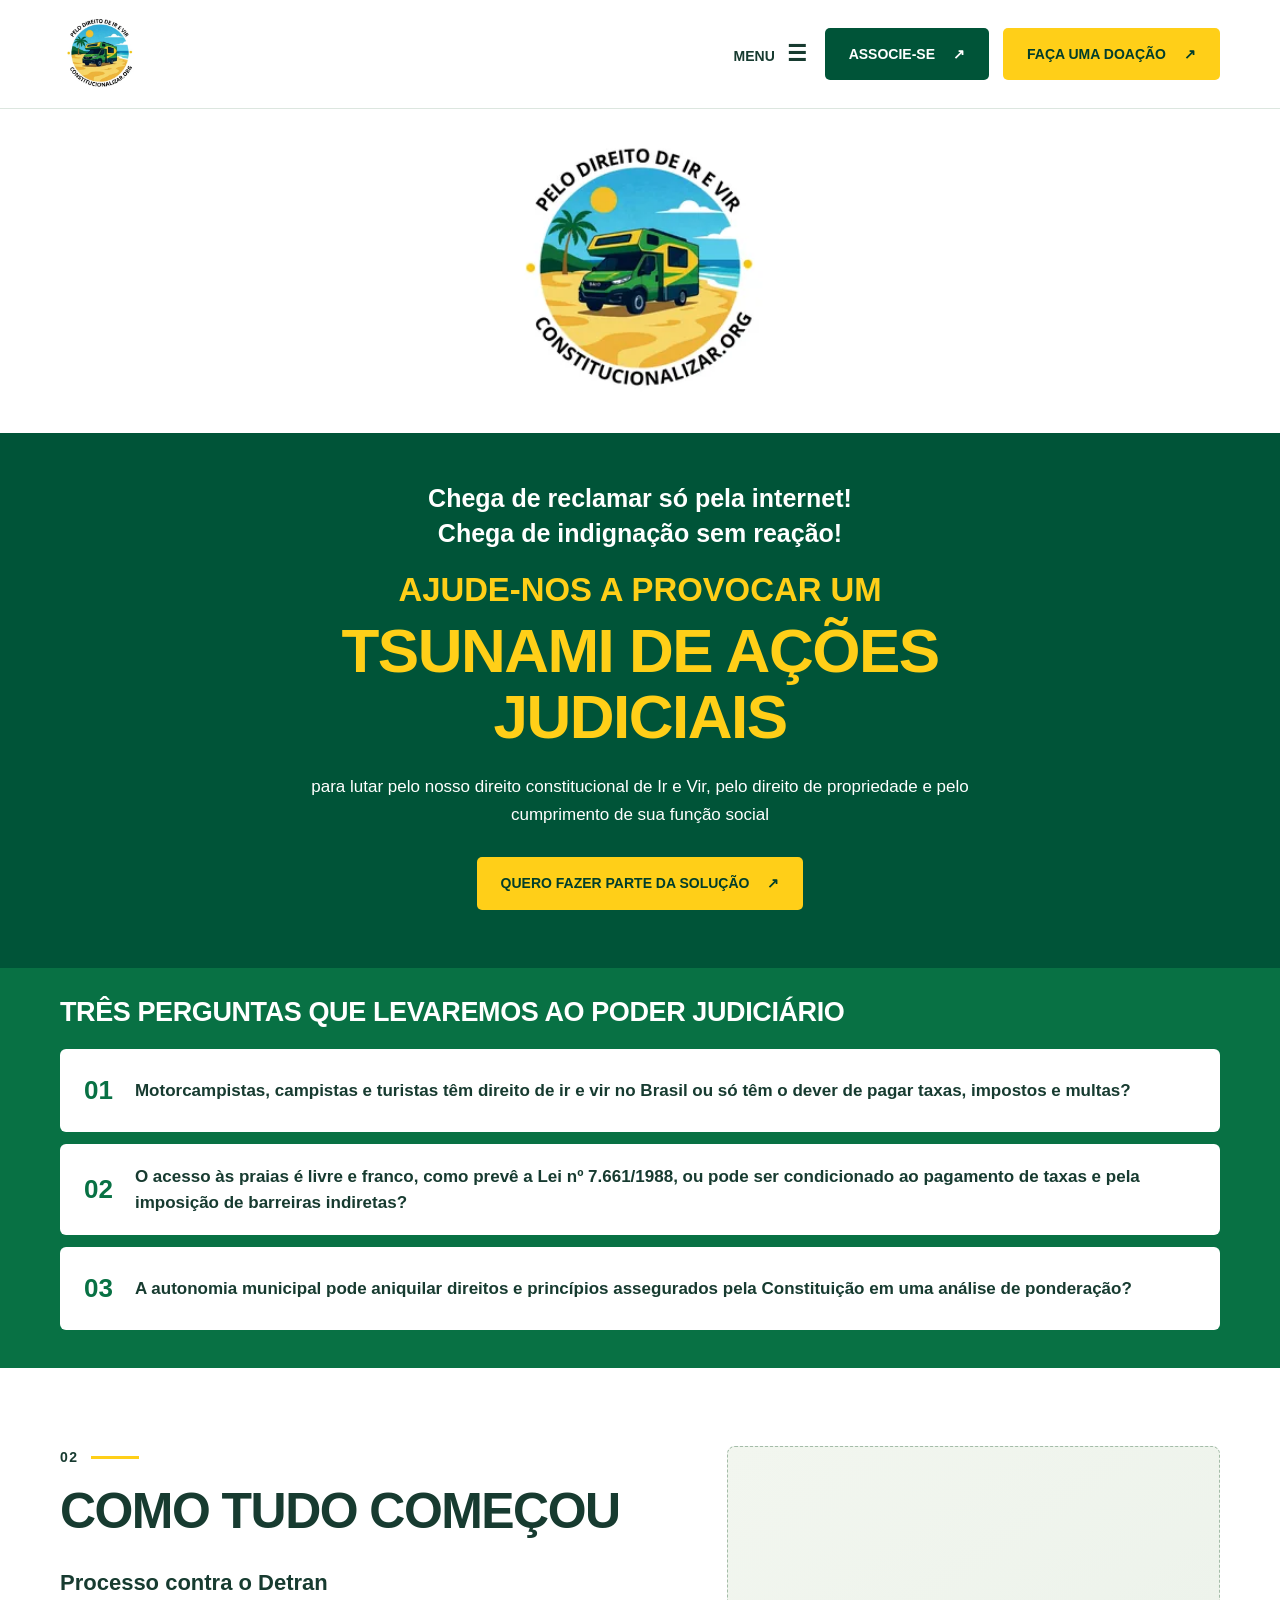
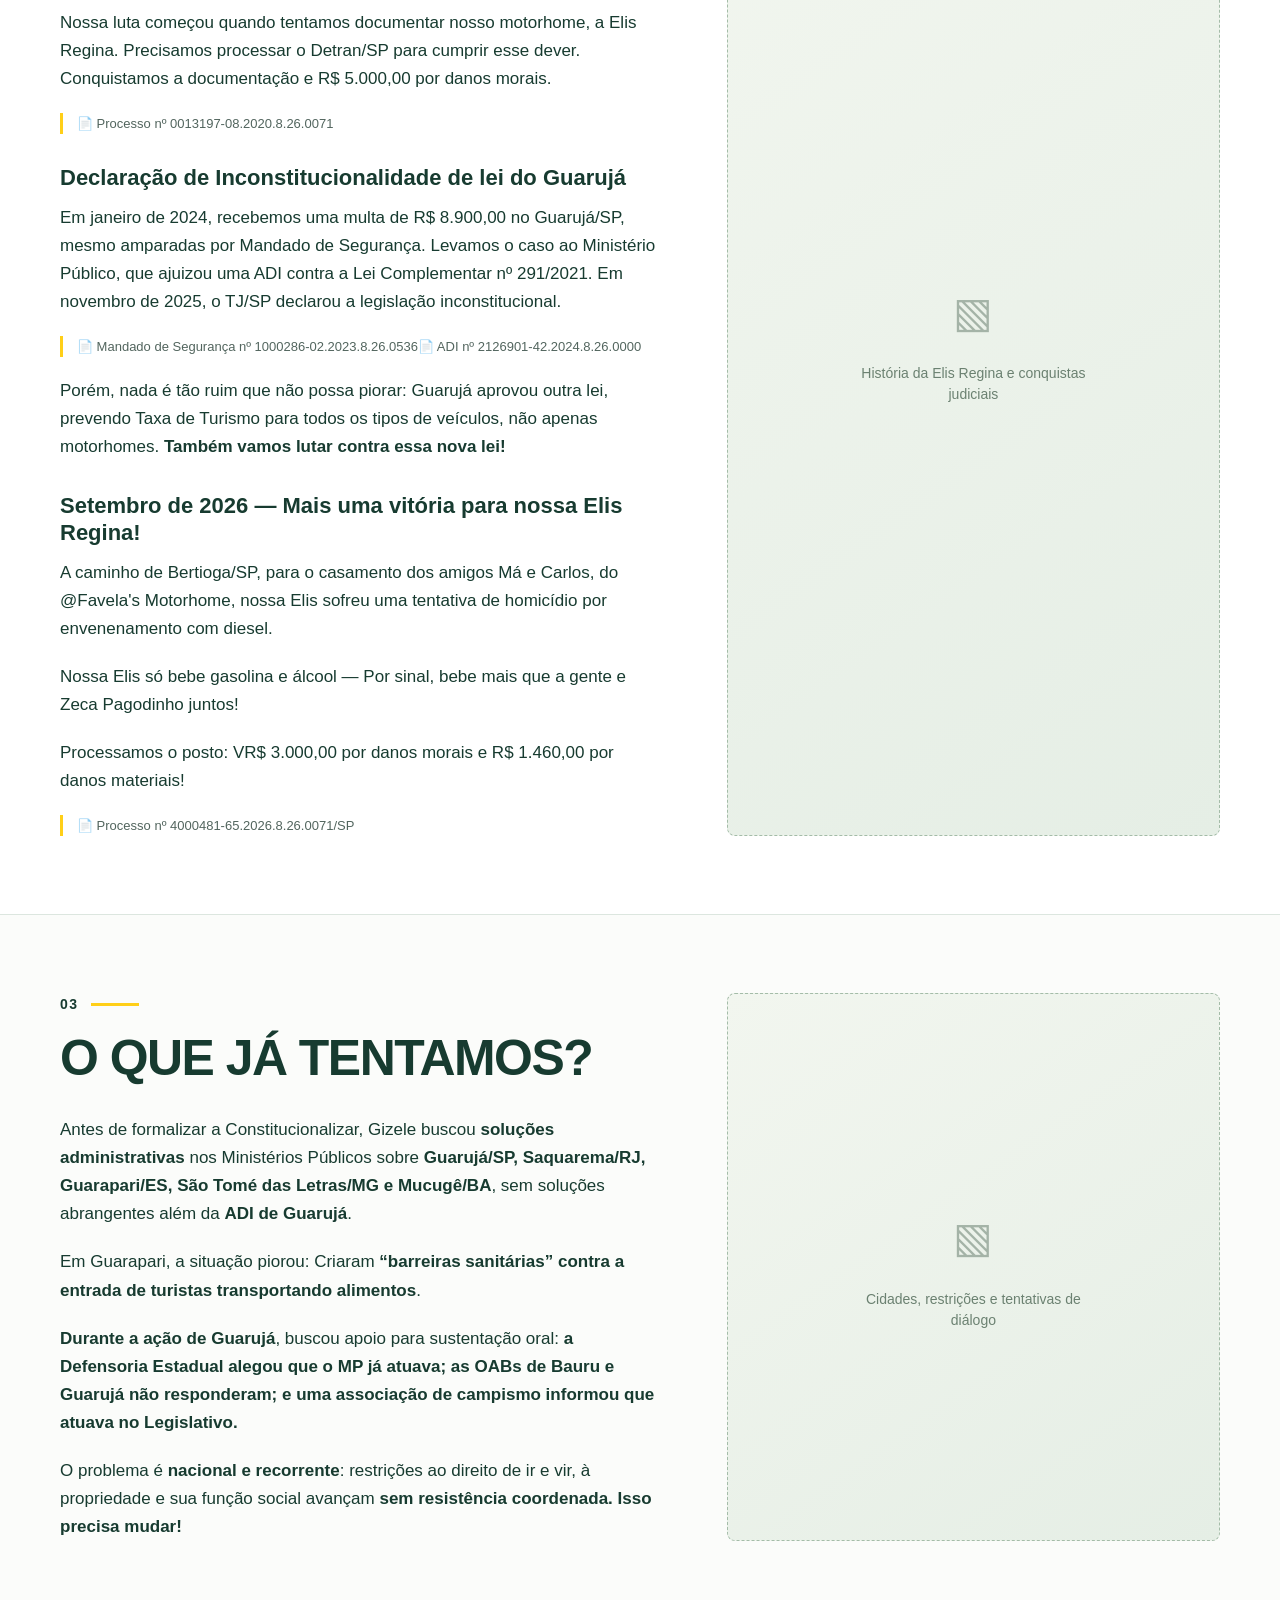
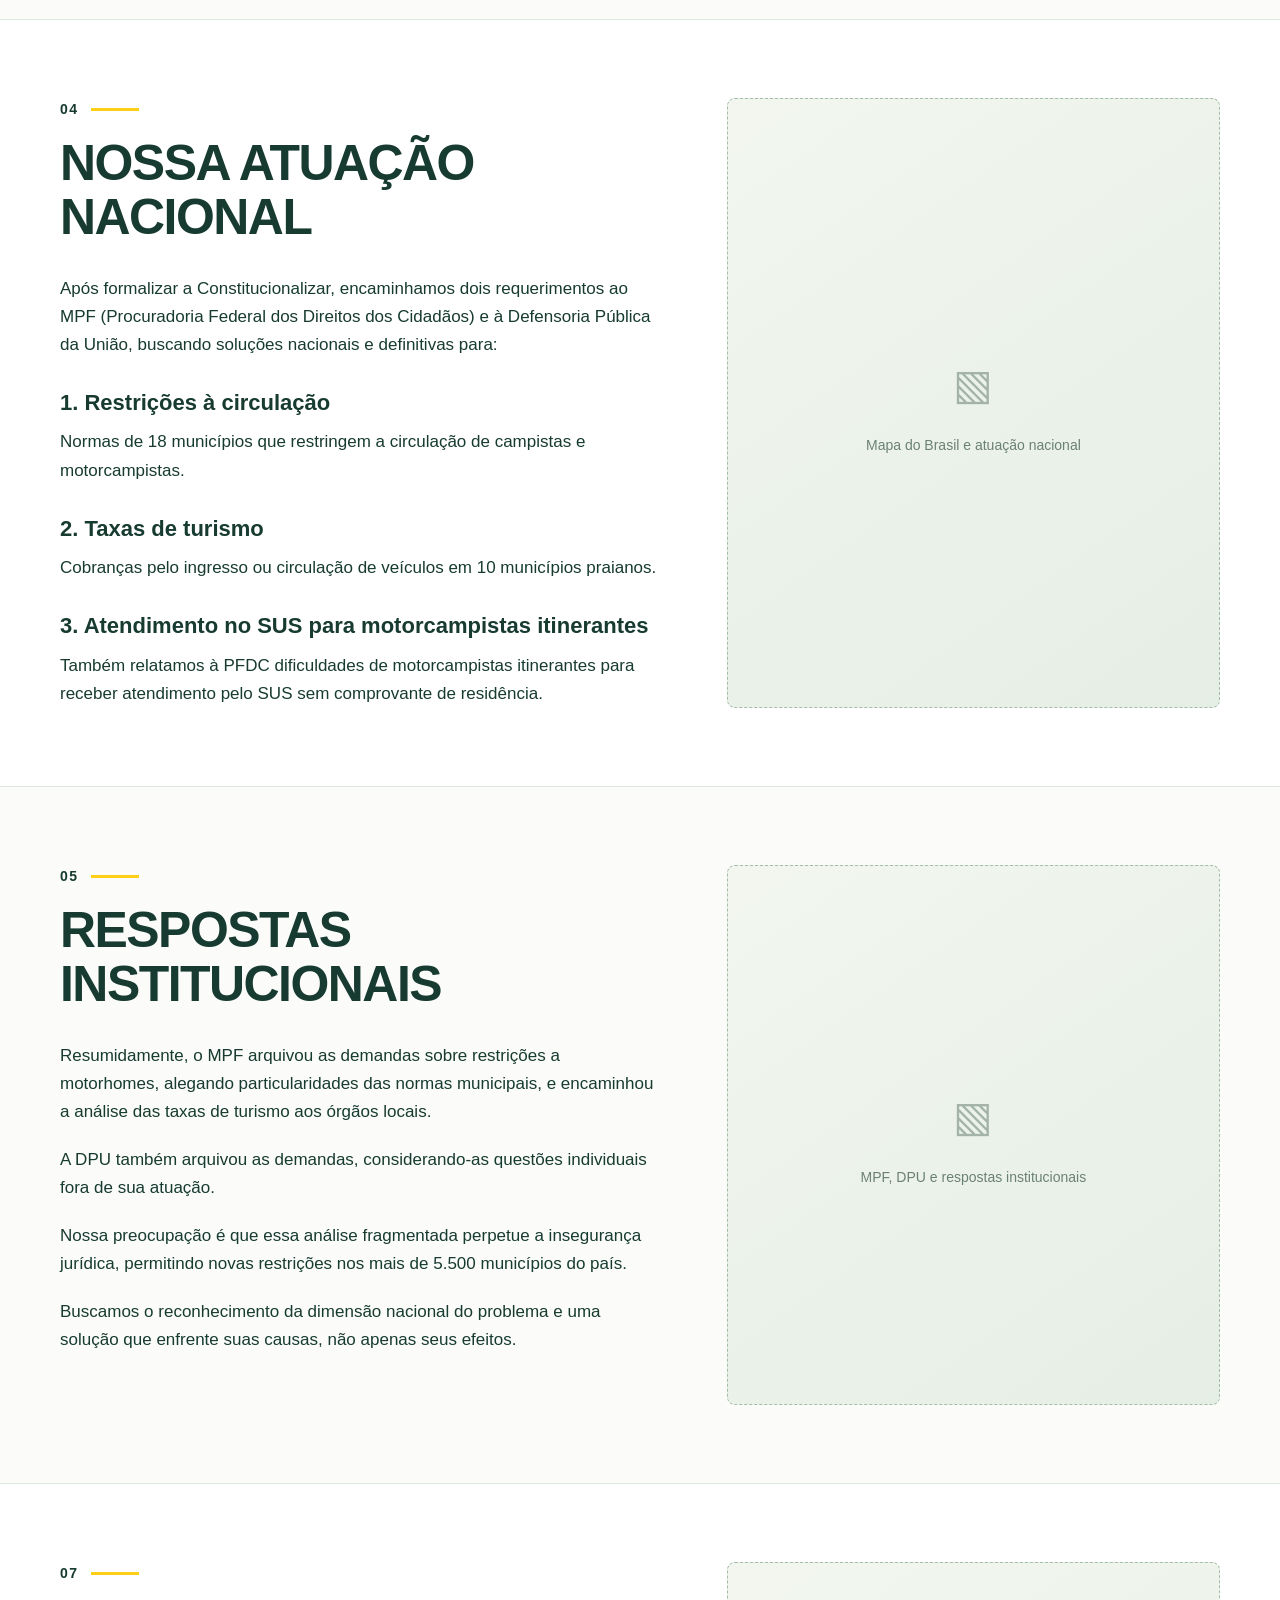
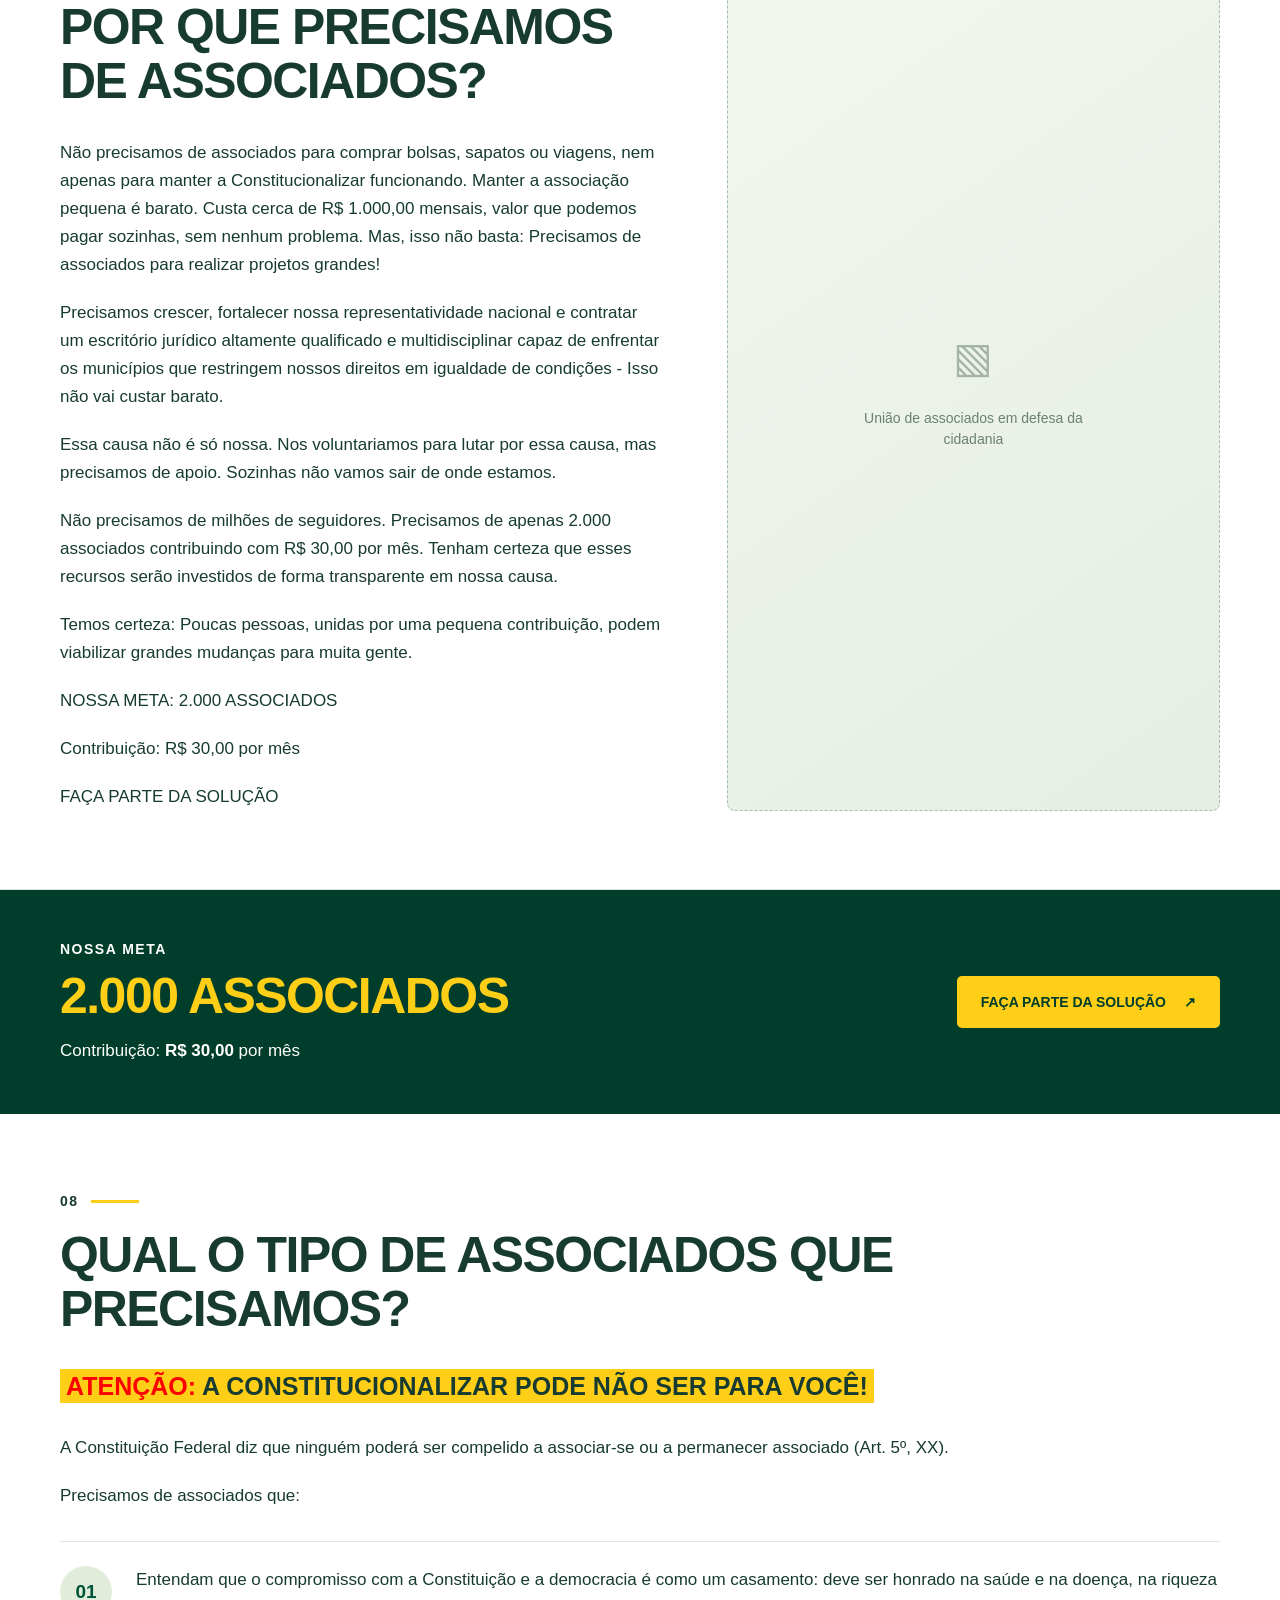
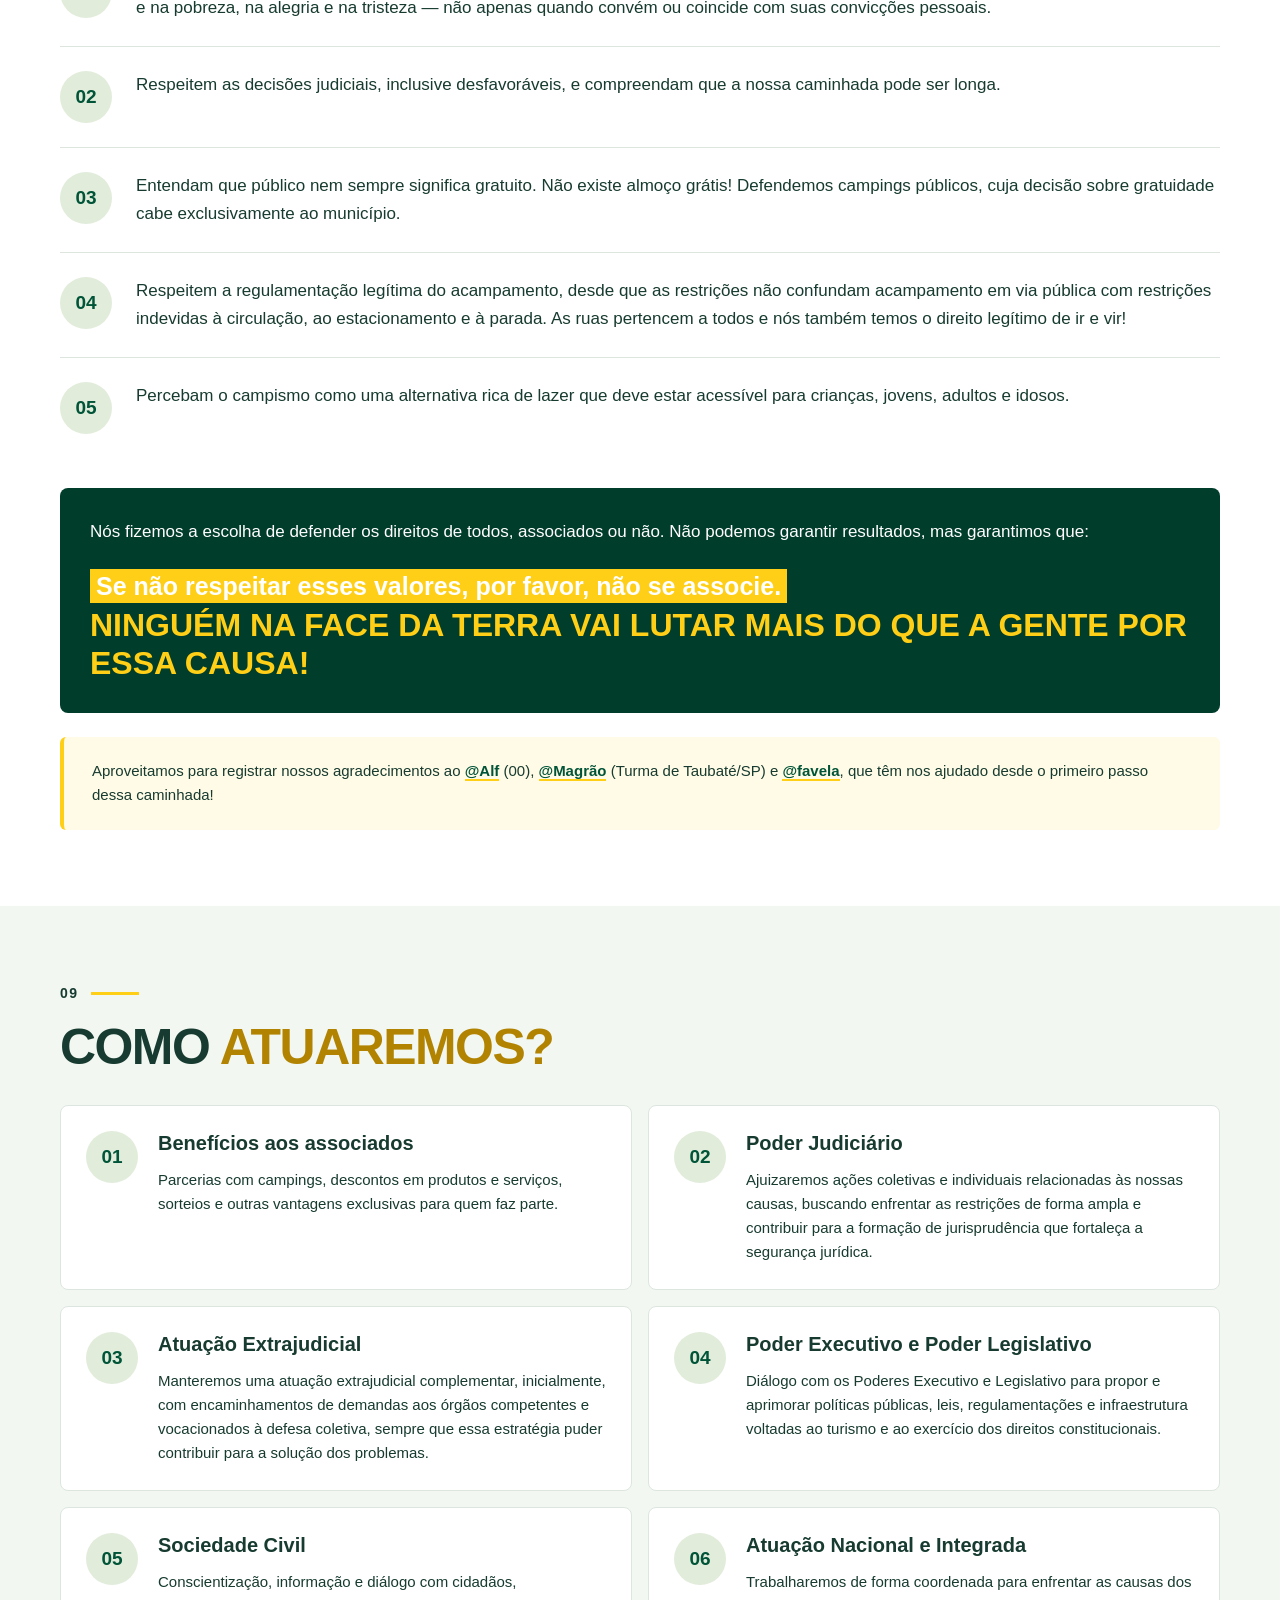
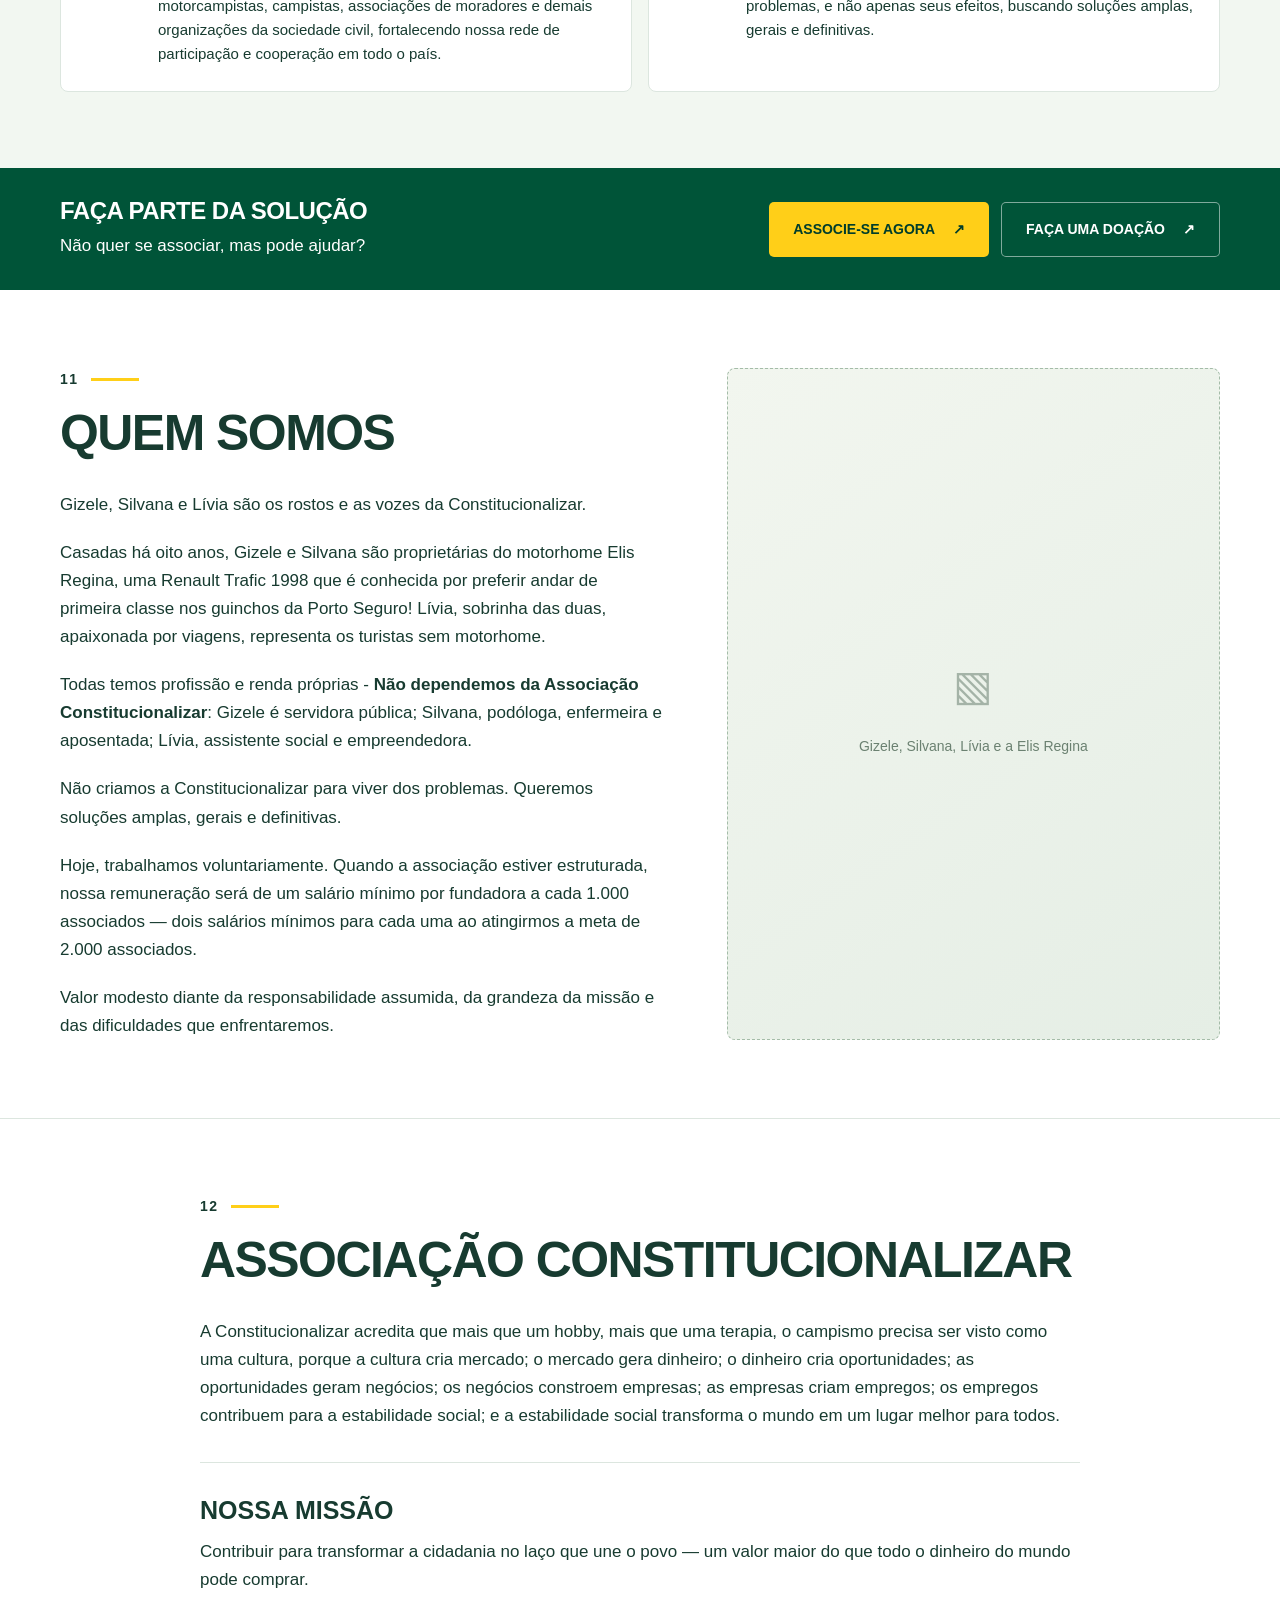
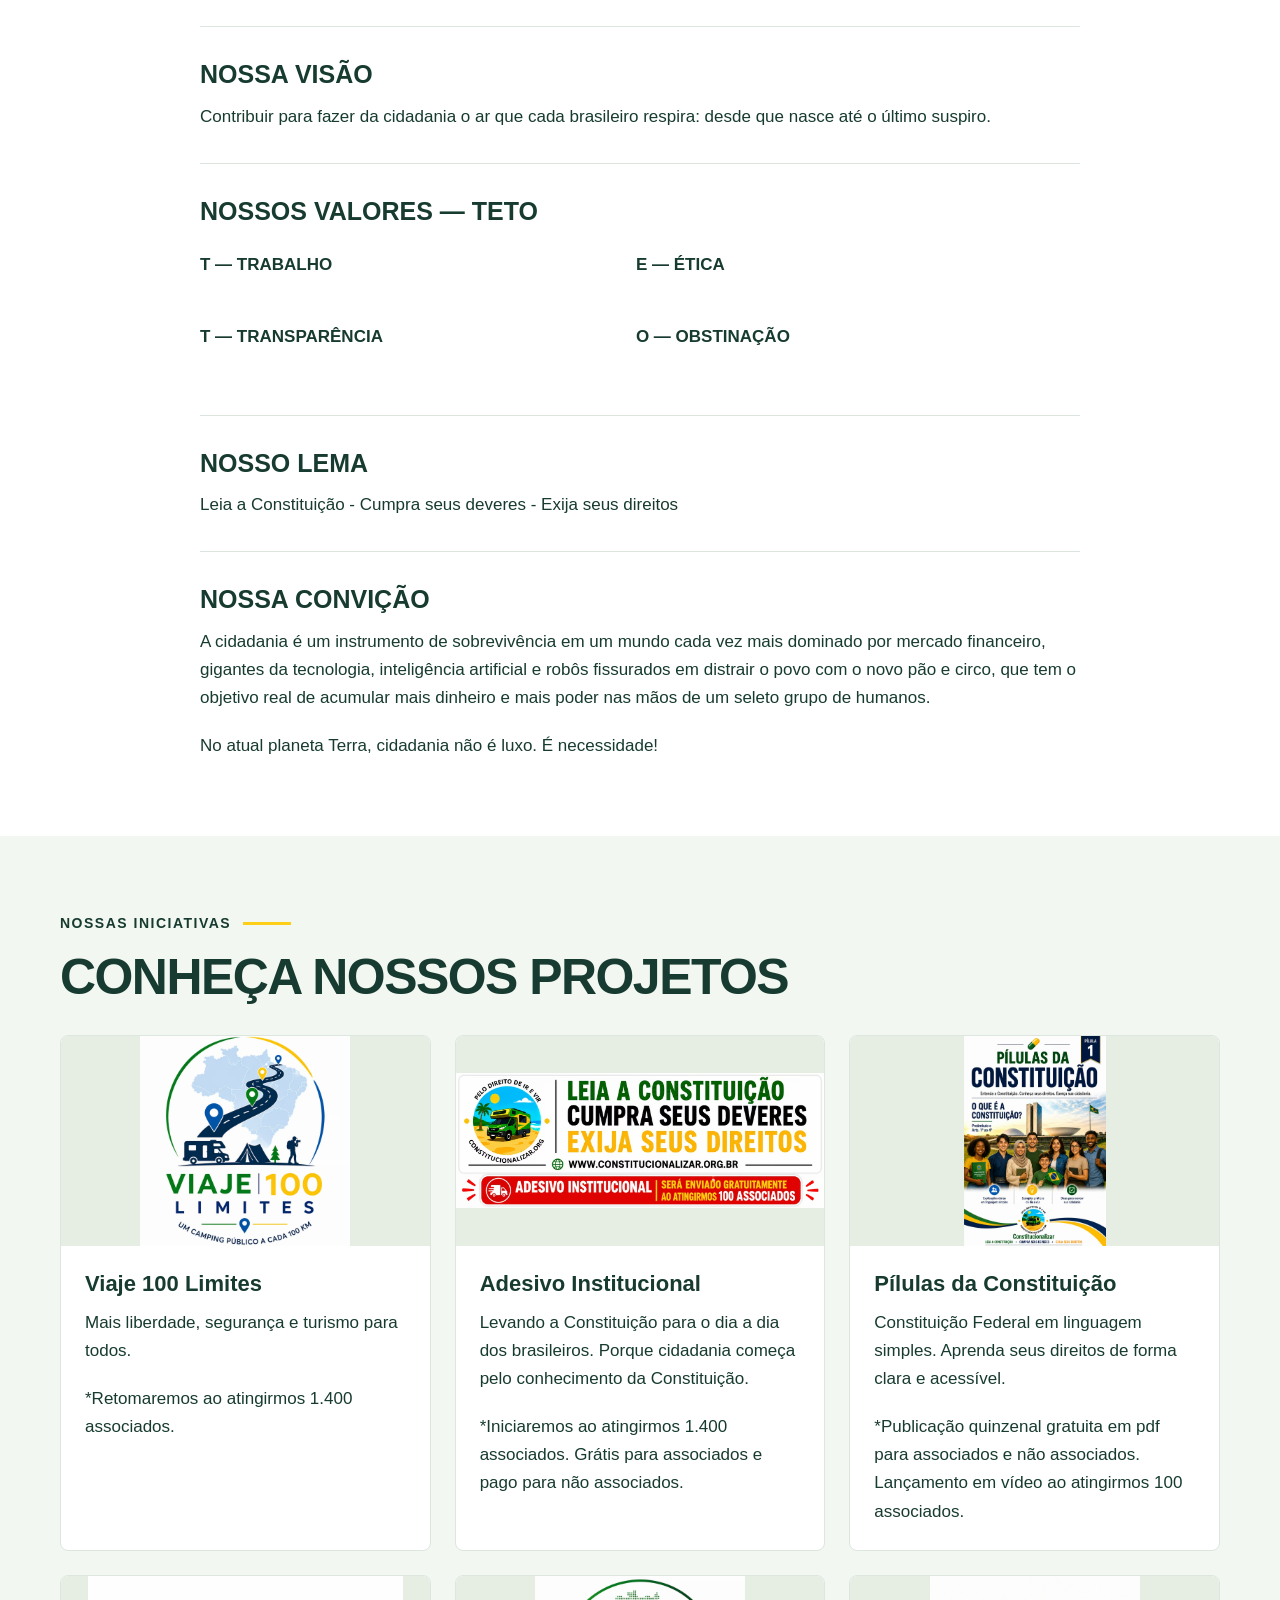
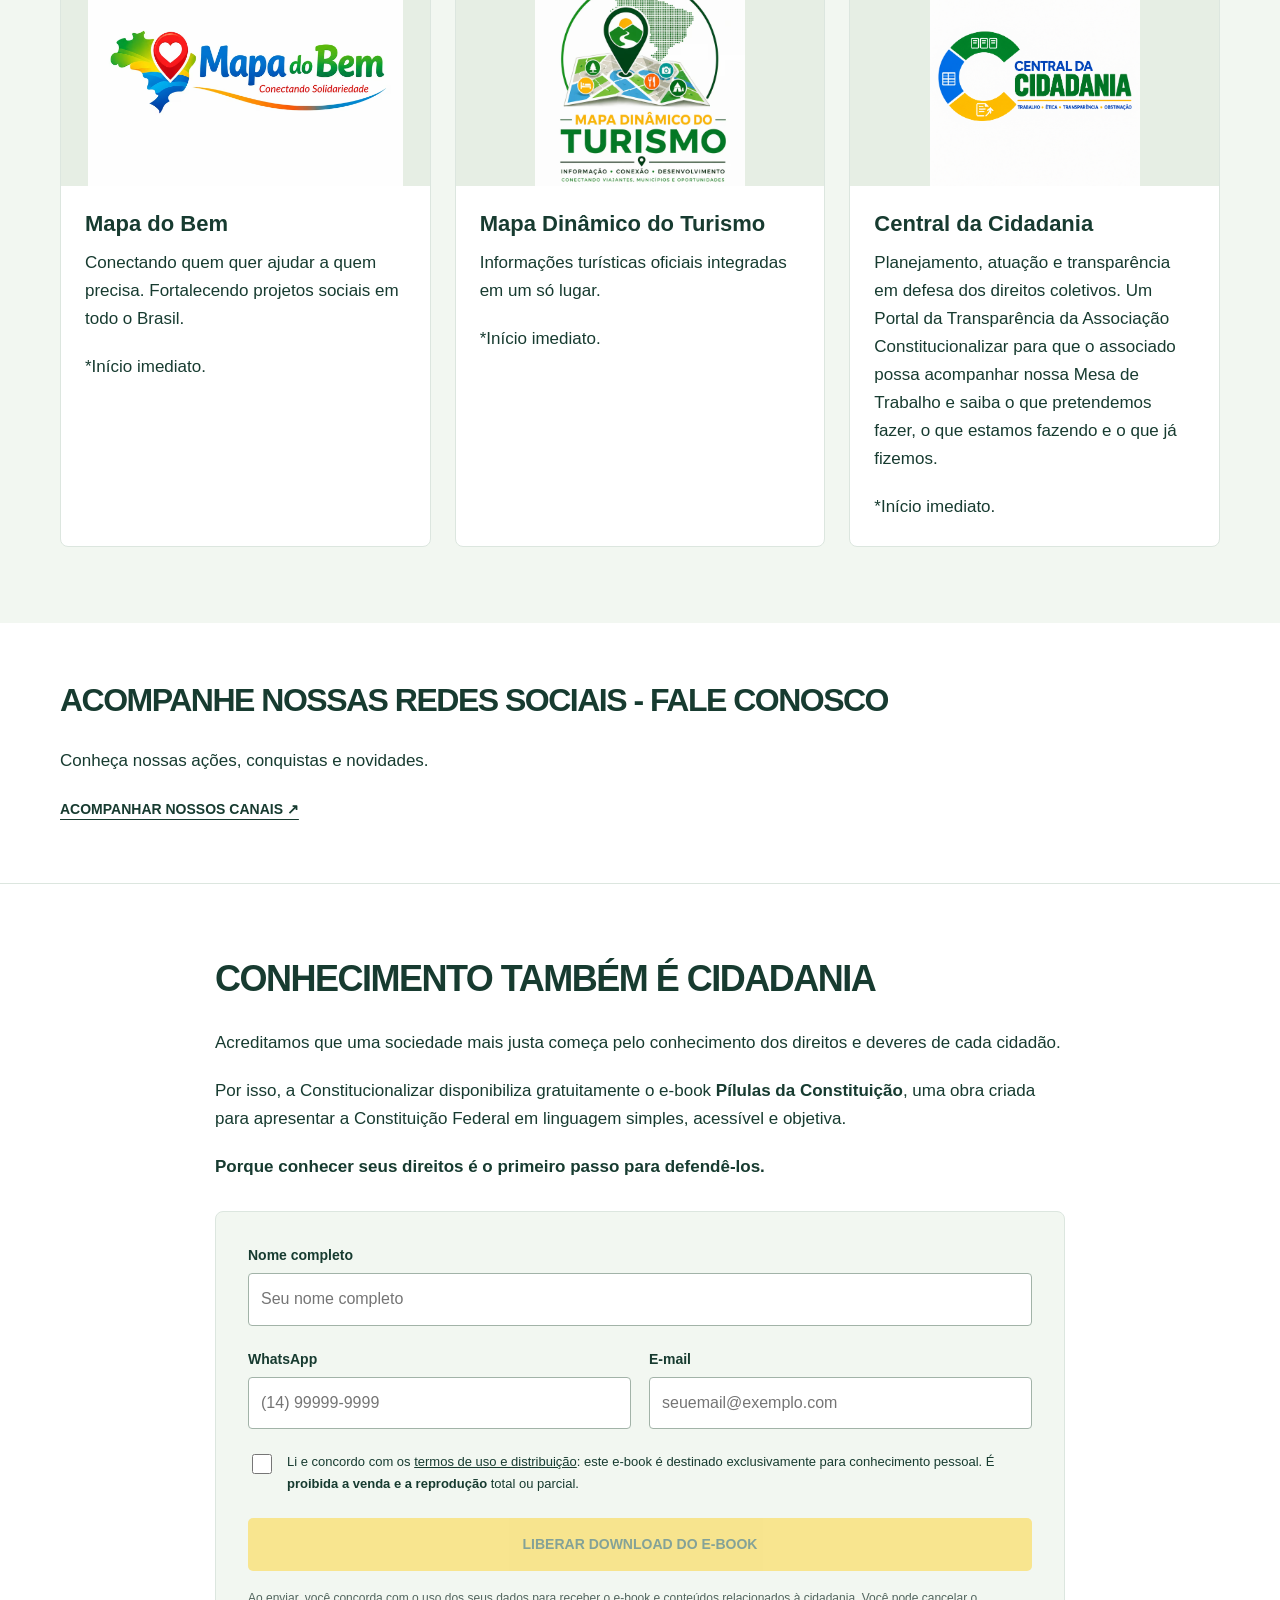
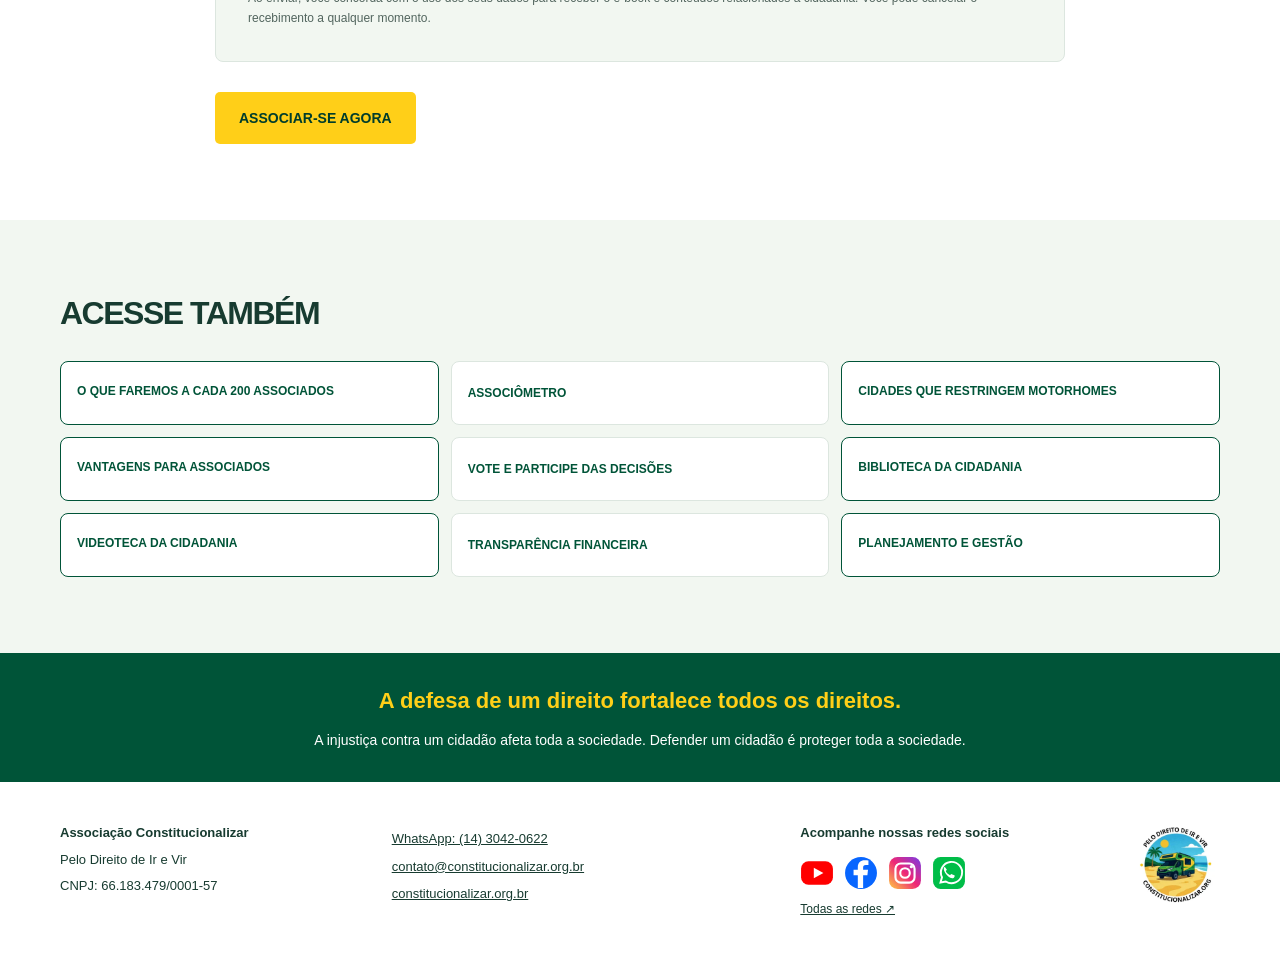
<file: index.html>
<!DOCTYPE html>
<html lang="pt-BR">
<head>
    <meta charset="UTF-8">
    <meta name="viewport" content="width=device-width, initial-scale=1.0">
    <meta name="description" content="Associação Constitucionalizar - Defendemos a liberdade de ir e vir. Associe-se por R$ 30,00 por mês e fortaleça a cidadania.">
    <meta name="keywords" content="constitucionalizar, direito de ir e vir, motorcampistas, campistas, associação, liberdade, cidadania">
    <meta name="robots" content="index, follow">
    <meta property="og:title" content="Associação Constitucionalizar - Pelo Direito de Ir e Vir">
    <meta property="og:description" content="Defendemos motorcampistas, campistas, turistas e todos que acreditam na liberdade de ir e vir. Associe-se por R$ 30,00 por mês.">
    <meta property="og:type" content="website">
    <meta property="og:url" content="https://www.constitucionalizar.org.br">
    <title>Associação Constitucionalizar - Pelo Direito de Ir e Vir</title>
    <link rel="icon" type="image/x-icon" href="assets/favicon/favicon.ico">
    <link rel="icon" type="image/png" sizes="32x32" href="assets/favicon/favicon-32.png">
    <link rel="icon" type="image/png" sizes="16x16" href="assets/favicon/favicon-16.png">
    <link rel="apple-touch-icon" sizes="48x48" href="assets/favicon/favicon-48.png">
    <link rel="stylesheet" href="styles.css?v=8">
    <!-- Google Ads Tag (substitua AW-XXXXXXXXX pelo seu ID) -->
    <!--
    <script async src="https://www.googletagmanager.com/gtag/js?id=AW-XXXXXXXXX"></script>
    <script>
        window.dataLayer = window.dataLayer || [];
        function gtag(){dataLayer.push(arguments);}
        gtag('js', new Date());
        gtag('config', 'AW-XXXXXXXXX');
    </script>
    -->
</head>
<body><a class="skip-link" href="#conteudo">Pular para o conteúdo</a>
<header class="site-header">
<div class="container header-inner"><a href="#" aria-label="Constitucionalizar — início"><img class="logo" src="assets/images/logo/logo-256.webp" width="88" height="88" alt="Associação Constitucionalizar"></a>
<div class="header-actions">
<details class="menu"><summary>MENU <span aria-hidden="true">☰</span></summary>
<nav aria-label="Menu principal"><a href="#historia">Nossa história</a><a href="#atuacao">Nossa atuação</a><a href="#associados">Por que precisamos de você</a><a href="#como-atuaremos">Como atuaremos</a><a href="#quem-somos">Quem somos</a><a href="#projetos">Nossos projetos</a><a href="#contato">Contato</a>
</nav>
</details><a class="cta-button cta-primary" href="https://www.constitucionalizar.org.br/#section-planos" target="_blank" rel="noopener noreferrer">ASSOCIE-SE <span aria-hidden="true">↗</span></a><a class="cta-button cta-secondary" href="https://loja.infinitepay.io/constitucionalizar" target="_blank" rel="noopener noreferrer">FAÇA UMA DOAÇÃO <span aria-hidden="true">↗</span></a>
</div>
</div>
</header>
<main id="conteudo">
<section class="hero">
<div class="hero-logo-band"><img src="assets/images/logo/logo-256.webp" alt="Associação Constitucionalizar" width="140" height="140"></div>
<div class="container hero-inner">
<p class="hero-kicker">Chega de reclamar só pela internet!<br>Chega de indignação sem reação!</p>
<h1><span>Ajude-nos a provocar um</span> TSUNAMI DE AÇÕES JUDICIAIS</h1>
<p>para lutar pelo nosso direito constitucional de Ir e Vir, pelo direito de propriedade e pelo cumprimento de sua função social</p><a class="cta-button cta-primary" href="https://www.constitucionalizar.org.br/#section-planos" target="_blank" rel="noopener noreferrer">QUERO FAZER PARTE DA SOLUÇÃO <span aria-hidden="true">↗</span></a>
</div>
</section>
<section class="questions" id="perguntas">
<div class="container">
<h2>TRÊS PERGUNTAS QUE LEVAREMOS AO PODER JUDICIÁRIO</h2>
<ol>
<li><span>01</span>
<p>Motorcampistas, campistas e turistas têm direito de ir e vir no Brasil ou só têm o dever de pagar taxas, impostos e multas?</p>
</li>
<li><span>02</span>
<p>O acesso às praias é livre e franco, como prevê a Lei nº 7.661/1988, ou pode ser condicionado ao pagamento de taxas e pela imposição de barreiras indiretas?</p>
</li>
<li><span>03</span>
<p>A autonomia municipal pode aniquilar direitos e princípios assegurados pela Constituição em uma análise de ponderação?</p>
</li>
</ol>
</div>
</section>
<section class="story-section" id="historia">
<div class="container split">
<div class="section-copy">
<p class="eyebrow">02 <span></span>
</p>
<h2>Como tudo começou</h2>
<h3>Processo contra o Detran</h3>
<p>Nossa luta começou quando tentamos documentar nosso motorhome, a Elis Regina. Precisamos processar o Detran/SP para cumprir esse dever. Conquistamos a documentação e R$ 5.000,00 por danos morais.</p>
<p class="case-number">📄 Processo nº 0013197-08.2020.8.26.0071</p>
<h3>Declaração de Inconstitucionalidade de lei do Guarujá</h3>
<p>Em janeiro de 2024, recebemos uma multa de R$ 8.900,00 no Guarujá/SP, mesmo amparadas por Mandado de Segurança. Levamos o caso ao Ministério Público, que ajuizou uma ADI contra a Lei Complementar nº 291/2021. Em novembro de 2025, o TJ/SP declarou a legislação inconstitucional.</p>
<p class="case-number">📄 Mandado de Segurança nº 1000286-02.2023.8.26.0536📄 ADI nº 2126901-42.2024.8.26.0000</p>
<p>Porém, nada é tão ruim que não possa piorar: Guarujá aprovou outra lei, prevendo Taxa de Turismo para todos os tipos de veículos, não apenas motorhomes. <strong>Também vamos lutar contra essa nova lei!</strong></p>
<h3>Setembro de 2026 — Mais uma vitória para nossa Elis Regina!</h3>
<p>A caminho de Bertioga/SP, para o casamento dos amigos Má e Carlos, do @Favela&#x27;s Motorhome, nossa Elis sofreu uma tentativa de homicídio por envenenamento com diesel.</p>
<p>Nossa Elis só bebe gasolina e álcool — Por sinal, bebe mais que a gente e Zeca Pagodinho juntos!</p>
<p>Processamos o posto: VR$ 3.000,00 por danos morais e R$ 1.460,00 por danos materiais!</p>
<p class="case-number">📄 Processo nº 4000481-65.2026.8.26.0071/SP</p>
</div>
<div class="image-placeholder" data-image-slot="historia" role="img" aria-label="Espaço reservado: História da Elis Regina e conquistas judiciais"><span aria-hidden="true">▧</span><small>História da Elis Regina e conquistas judiciais</small>
</div>
</div>
</section>
<section class="story-section" id="tentativas">
<div class="container split">
<div class="section-copy">
<p class="eyebrow">03 <span></span>
</p>
<h2>O que já tentamos?</h2>
<p>Antes de formalizar a Constitucionalizar, Gizele buscou <strong>soluções administrativas</strong> nos Ministérios Públicos sobre <strong>Guarujá/SP, Saquarema/RJ, Guarapari/ES, São Tomé das Letras/MG e Mucugê/BA</strong>, sem soluções abrangentes além da <strong>ADI de Guarujá</strong>.</p>
<p>Em Guarapari, a situação piorou: Criaram <strong>“barreiras sanitárias” contra a entrada de turistas transportando alimentos</strong>.</p>
<p><strong>Durante a ação de Guarujá</strong>, buscou apoio para sustentação oral: <strong>a Defensoria Estadual alegou que o MP já atuava; as OABs de Bauru e Guarujá não responderam; e uma associação de campismo informou que atuava no Legislativo.</strong></p>
<p>O problema é <strong>nacional e recorrente</strong>: restrições ao direito de ir e vir, à propriedade e sua função social avançam <strong>sem resistência coordenada. Isso precisa mudar!</strong></p>
</div>
<div class="image-placeholder" data-image-slot="tentativas" role="img" aria-label="Espaço reservado: Cidades, restrições e tentativas de diálogo"><span aria-hidden="true">▧</span><small>Cidades, restrições e tentativas de diálogo</small>
</div>
</div>
</section>
<section class="story-section" id="atuacao">
<div class="container split">
<div class="section-copy">
<p class="eyebrow">04 <span></span>
</p>
<h2>Nossa atuação nacional</h2>
<p>Após formalizar a Constitucionalizar, encaminhamos dois requerimentos ao MPF (Procuradoria Federal dos Direitos dos Cidadãos) e à Defensoria Pública da União, buscando soluções nacionais e definitivas para:</p>
<h3>1. Restrições à circulação</h3>
<p>Normas de 18 municípios que restringem a circulação de campistas e motorcampistas.</p>
<h3>2. Taxas de turismo</h3>
<p>Cobranças pelo ingresso ou circulação de veículos em 10 municípios praianos.</p>
<h3>3. Atendimento no SUS para motorcampistas itinerantes</h3>
<p>Também relatamos à PFDC dificuldades de motorcampistas itinerantes para receber atendimento pelo SUS sem comprovante de residência.</p>
</div>
<div class="image-placeholder" data-image-slot="atuacao" role="img" aria-label="Espaço reservado: Mapa do Brasil e atuação nacional"><span aria-hidden="true">▧</span><small>Mapa do Brasil e atuação nacional</small>
</div>
</div>
</section>
<section class="story-section" id="respostas">
<div class="container split">
<div class="section-copy">
<p class="eyebrow">05 <span></span>
</p>
<h2>Respostas institucionais</h2>
<p>Resumidamente, o MPF arquivou as demandas sobre restrições a motorhomes, alegando particularidades das normas municipais, e encaminhou a análise das taxas de turismo aos órgãos locais.</p>
<p>A DPU também arquivou as demandas, considerando-as questões individuais fora de sua atuação.</p>
<p>Nossa preocupação é que essa análise fragmentada perpetue a insegurança jurídica, permitindo novas restrições nos mais de 5.500 municípios do país.</p>
<p>Buscamos o reconhecimento da dimensão nacional do problema e uma solução que enfrente suas causas, não apenas seus efeitos.</p>
</div>
<div class="image-placeholder" data-image-slot="respostas" role="img" aria-label="Espaço reservado: MPF, DPU e respostas institucionais"><span aria-hidden="true">▧</span><small>MPF, DPU e respostas institucionais</small>
</div>
</div>
</section>
<section class="story-section" id="associados">
<div class="container split">
<div class="section-copy">
<p class="eyebrow">07 <span></span>
</p>
<h2>Por que precisamos de associados?</h2>
<p>Não precisamos de associados para comprar bolsas, sapatos ou viagens, nem apenas para manter a Constitucionalizar funcionando. Manter a associação pequena é barato. Custa cerca de R$ 1.000,00 mensais, valor que podemos pagar sozinhas, sem nenhum problema. Mas, isso não basta: Precisamos de associados para realizar projetos grandes!</p>
<p>Precisamos crescer, fortalecer nossa representatividade nacional e contratar um escritório jurídico altamente qualificado e multidisciplinar capaz de enfrentar os municípios que restringem nossos direitos em igualdade de condições - Isso não vai custar barato.</p>
<p>Essa causa não é só nossa. Nos voluntariamos para lutar por essa causa, mas precisamos de apoio. Sozinhas não vamos sair de onde estamos.</p>
<p>Não precisamos de milhões de seguidores. Precisamos de apenas 2.000 associados contribuindo com R$ 30,00 por mês. Tenham certeza que esses recursos serão investidos de forma transparente em nossa causa.</p>
<p>Temos certeza: Poucas pessoas, unidas por uma pequena contribuição, podem viabilizar grandes mudanças para muita gente.</p>
<p>NOSSA META: 2.000 ASSOCIADOS</p>
<p>Contribuição: R$ 30,00 por mês</p>
<p>FAÇA PARTE DA SOLUÇÃO</p>
</div>
<div class="image-placeholder" data-image-slot="associados" role="img" aria-label="Espaço reservado: União de associados em defesa da cidadania"><span aria-hidden="true">▧</span><small>União de associados em defesa da cidadania</small>
</div>
</div>
</section>
<section class="goal" id="meta">
<div class="container goal-inner">
<div>
<p class="eyebrow">NOSSA META</p>
<h2>2.000 ASSOCIADOS</h2>
<p>Contribuição: <strong>R$ 30,00</strong> por mês</p>
</div><a class="cta-button cta-primary" href="https://www.constitucionalizar.org.br/#section-planos" target="_blank" rel="noopener noreferrer">FAÇA PARTE DA SOLUÇÃO <span aria-hidden="true">↗</span></a>
</div>
</section>
<section class="membership" id="perfil-associados">
<div class="container">
<div class="membership-heading">
<p class="eyebrow">08 <span></span>
</p>
<h2>Qual o tipo de associados que precisamos?</h2>
<p class="highlight"><strong style="color:red;">ATENÇÃO:</strong> A CONSTITUCIONALIZAR PODE NÃO SER PARA VOCÊ!</p>
</div>
<p>A Constituição Federal diz que ninguém poderá ser compelido a associar-se ou a permanecer associado (Art. 5º, XX).</p>
<p>Precisamos de associados que:</p>
<ul class="principle-list">
<li><span class="number">01</span>
<p>Entendam que o compromisso com a Constituição e a democracia é como um casamento: deve ser honrado na saúde e na doença, na riqueza e na pobreza, na alegria e na tristeza — não apenas quando convém ou coincide com suas convicções pessoais.</p>
</li>
<li><span class="number">02</span>
<p>Respeitem as decisões judiciais, inclusive desfavoráveis, e compreendam que a nossa caminhada pode ser longa.</p>
</li>
<li><span class="number">03</span>
<p>Entendam que público nem sempre significa gratuito. Não existe almoço grátis! Defendemos campings públicos, cuja decisão sobre gratuidade cabe exclusivamente ao município.</p>
</li>
<li><span class="number">04</span>
<p>Respeitem a regulamentação legítima do acampamento, desde que as restrições não confundam acampamento em via pública com restrições indevidas à circulação, ao estacionamento e à parada. As ruas pertencem a todos e nós também temos o direito legítimo de ir e vir!</p>
</li>
<li><span class="number">05</span>
<p>Percebam o campismo como uma alternativa rica de lazer que deve estar acessível para crianças, jovens, adultos e idosos.</p>
</li>
</ul>
<div class="pledge">
<p>Nós fizemos a escolha de defender os direitos de todos, associados ou não. Não podemos garantir resultados, mas garantimos que:</p>
<p class="highlight">Se não respeitar esses valores, por favor, não se associe.</p>
<p>NINGUÉM NA FACE DA TERRA VAI LUTAR MAIS DO QUE A GENTE POR ESSA CAUSA!</p>
</div>
<div class="thanks-box">
<p>Aproveitamos para registrar nossos agradecimentos ao <a href="#" target="_blank" rel="noopener">@Alf</a> (00), <a href="#" target="_blank" rel="noopener">@Magrão</a> (Turma de Taubaté/SP) e <a href="#" target="_blank" rel="noopener">@favela</a>, que têm nos ajudado desde o primeiro passo dessa caminhada!</p>
</div>
</div>
</section>
<section class="action-section" id="como-atuaremos">
<div class="container">
<p class="eyebrow">09 <span></span>
</p>
<h2>Como <em>atuaremos?</em>
</h2>
<div class="action-grid">
<article class="action-card"><span class="number">01</span>
<div>
<h3>Benefícios aos associados</h3>
<p>Parcerias com campings, descontos em produtos e serviços, sorteios e outras vantagens exclusivas para quem faz parte.</p>
</div>
</article>
<article class="action-card"><span class="number">02</span>
<div>
<h3>Poder Judiciário</h3>
<p>Ajuizaremos ações coletivas e individuais relacionadas às nossas causas, buscando enfrentar as restrições de forma ampla e contribuir para a formação de jurisprudência que fortaleça a segurança jurídica.</p>
</div>
</article>
<article class="action-card"><span class="number">03</span>
<div>
<h3>Atuação Extrajudicial</h3>
<p>Manteremos uma atuação extrajudicial complementar, inicialmente, com encaminhamentos de demandas aos órgãos competentes e vocacionados à defesa coletiva, sempre que essa estratégia puder contribuir para a solução dos problemas.</p>
</div>
</article>
<article class="action-card"><span class="number">04</span>
<div>
<h3>Poder Executivo e Poder Legislativo</h3>
<p>Diálogo com os Poderes Executivo e Legislativo para propor e aprimorar políticas públicas, leis, regulamentações e infraestrutura voltadas ao turismo e ao exercício dos direitos constitucionais.</p>
</div>
</article>
<article class="action-card"><span class="number">05</span>
<div>
<h3>Sociedade Civil</h3>
<p>Conscientização, informação e diálogo com cidadãos, motorcampistas, campistas, associações de moradores e demais organizações da sociedade civil, fortalecendo nossa rede de participação e cooperação em todo o país.</p>
</div>
</article>
<article class="action-card"><span class="number">06</span>
<div>
<h3>Atuação Nacional e Integrada</h3>
<p>Trabalharemos de forma coordenada para enfrentar as causas dos problemas, e não apenas seus efeitos, buscando soluções amplas, gerais e definitivas.</p>
</div>
</article>
</div>
</div>
</section>
<aside class="cta-band">
<div class="container">
<div>
<h2>Faça parte da solução</h2>
<p>Não quer se associar, mas pode ajudar?</p>
</div>
<div class="button-group"><a class="cta-button cta-primary" href="https://www.constitucionalizar.org.br/#section-planos" target="_blank" rel="noopener noreferrer">ASSOCIE-SE AGORA <span aria-hidden="true">↗</span></a><a class="cta-button cta-secondary" href="https://loja.infinitepay.io/constitucionalizar" target="_blank" rel="noopener noreferrer">FAÇA UMA DOAÇÃO <span aria-hidden="true">↗</span></a>
</div>
</div>
</aside>
<section class="story-section" id="quem-somos">
<div class="container split">
<div class="section-copy">
<p class="eyebrow">11 <span></span>
</p>
<h2>Quem somos</h2>
<p>Gizele, Silvana e Lívia são os rostos e as vozes da Constitucionalizar.</p>
<p>Casadas há oito anos, Gizele e Silvana são proprietárias do motorhome Elis Regina, uma Renault Trafic 1998 que é conhecida por preferir andar de primeira classe nos guinchos da Porto Seguro! Lívia, sobrinha das duas, apaixonada por viagens, representa os turistas sem motorhome.</p>
<p>Todas temos profissão e renda próprias - <strong>Não dependemos da Associação Constitucionalizar</strong>: Gizele é servidora pública; Silvana, podóloga, enfermeira e aposentada; Lívia, assistente social e empreendedora.</p>
<p>Não criamos a Constitucionalizar para viver dos problemas. Queremos soluções amplas, gerais e definitivas.</p>
<p>Hoje, trabalhamos voluntariamente. Quando a associação estiver estruturada, nossa remuneração será de um salário mínimo por fundadora a cada 1.000 associados — dois salários mínimos para cada uma ao atingirmos a meta de 2.000 associados.</p>
<p>Valor modesto diante da responsabilidade assumida, da grandeza da missão e das dificuldades que enfrentaremos.</p>
</div>
<div class="image-placeholder" data-image-slot="quem-somos" role="img" aria-label="Espaço reservado: Gizele, Silvana, Lívia e a Elis Regina"><span aria-hidden="true">▧</span><small>Gizele, Silvana, Lívia e a Elis Regina</small>
</div>
</div>
</section>
<section class="institution" id="associacao">
<div class="container narrow">
<p class="eyebrow">12 <span></span>
</p>
<h2>Associação Constitucionalizar</h2>
<p>A Constitucionalizar acredita que mais que um hobby, mais que uma terapia, o campismo precisa ser visto como uma cultura, porque a cultura cria mercado; o mercado gera dinheiro; o dinheiro cria oportunidades; as oportunidades geram negócios; os negócios constroem empresas; as empresas criam empregos; os empregos contribuem para a estabilidade social; e a estabilidade social transforma o mundo em um lugar melhor para todos.</p>
<h3 class="institution-title">NOSSA MISSÃO</h3>
<p>Contribuir para transformar a cidadania no laço que une o povo — um valor maior do que todo o dinheiro do mundo pode comprar.</p>
<h3 class="institution-title">NOSSA VISÃO</h3>
<p>Contribuir para fazer da cidadania o ar que cada brasileiro respira: desde que nasce até o último suspiro.</p>
<h3 class="institution-title">NOSSOS VALORES — TETO</h3>
<p class="value">T — TRABALHO</p>
<p class="value">E — ÉTICA</p>
<p class="value">T — TRANSPARÊNCIA</p>
<p class="value">O — OBSTINAÇÃO</p>
<h3 class="institution-title">NOSSO LEMA</h3>
<p>Leia a Constituição - Cumpra seus deveres - Exija seus direitos</p>
<h3 class="institution-title">NOSSA CONVIÇÃO</h3>
<p>A cidadania é um instrumento de sobrevivência em um mundo cada vez mais dominado por mercado financeiro, gigantes da tecnologia, inteligência artificial e robôs fissurados em distrair o povo com o novo pão e circo, que tem o objetivo real de acumular mais dinheiro e mais poder nas mãos de um seleto grupo de humanos.</p>
<p>No atual planeta Terra, cidadania não é luxo. É necessidade!</p>
</div>
</section>
<section class="projects-section" id="projetos">
<div class="container">
<p class="eyebrow">NOSSAS INICIATIVAS <span></span>
</p>
<h2>Conheça nossos projetos</h2>
<div class="projects-grid">
<article class="project-card">
                                <div class="project-card-media">
                                    <picture>
                                        <source type="image/avif" srcset="assets/images/projects/viaje-100-limites.avif">
                                        <source type="image/webp" srcset="assets/images/projects/viaje-100-limites.webp">
                                        <img src="assets/images/projects/viaje-100-limites.jpg"
                                             width="1200" height="1200"
                                             alt="Logotipo do projeto Viaje 100 Limites - mapa do Brasil com estrada e motorhome"
                                             loading="lazy" decoding="async">
                                    </picture>
                                </div>
                                <div class="project-card-body">
                                    <h3 class="project-card-title">Viaje 100 Limites</h3>
                                    <p class="project-card-desc">Mais liberdade, segurança e turismo para todos.</p>
                                    <p class="project-card-note">*Retomaremos ao atingirmos 1.400 associados.</p>
                                </div>
                            </article>
<article class="project-card">
                                <div class="project-card-media">
                                    <picture>
                                        <source type="image/avif" srcset="assets/images/projects/adesivo-institucional.avif">
                                        <source type="image/webp" srcset="assets/images/projects/adesivo-institucional.webp">
                                        <img src="assets/images/projects/adesivo-institucional.jpg"
                                             width="1200" height="441"
                                             alt="Adesivo institucional da Constitucionalizar com lema 'Leia a Constituição, cumpra seus deveres, exija seus direitos'"
                                             loading="lazy" decoding="async">
                                    </picture>
                                </div>
                                <div class="project-card-body">
                                    <h3 class="project-card-title">Adesivo Institucional</h3>
                                    <p class="project-card-desc">Levando a Constituição para o dia a dia dos brasileiros. Porque cidadania começa pelo conhecimento da Constituição.</p>
                                    <p class="project-card-note">*Iniciaremos ao atingirmos 1.400 associados. Grátis para associados e pago para não associados.</p>
                                </div>
                            </article>
<article class="project-card">
                                <div class="project-card-media">
                                    <picture>
                                        <source type="image/avif" srcset="assets/images/projects/pilulas-da-constituicao.avif">
                                        <source type="image/webp" srcset="assets/images/projects/pilulas-da-constituicao.webp">
                                        <img src="assets/images/projects/pilulas-da-constituicao.jpg"
                                             width="811" height="1200"
                                             alt="Capa do e-book Pílulas da Constituição - edição sobre o que é a Constituição"
                                             loading="lazy" decoding="async">
                                    </picture>
                                </div>
                                <div class="project-card-body">
                                    <h3 class="project-card-title">Pílulas da Constituição</h3>
                                    <p class="project-card-desc">Constituição Federal em linguagem simples. Aprenda seus direitos de forma clara e acessível.</p>
                                    <p class="project-card-note">*Publicação quinzenal gratuita em pdf para associados e não associados. Lançamento em vídeo ao atingirmos 100 associados.</p>
                                </div>
                            </article>
<article class="project-card">
                                <div class="project-card-media">
                                    <picture>
                                        <source type="image/avif" srcset="assets/images/projects/mapa-do-bem.avif">
                                        <source type="image/webp" srcset="assets/images/projects/mapa-do-bem.webp">
                                        <img src="assets/images/projects/mapa-do-bem.jpg"
                                             width="1200" height="800"
                                             alt="Logotipo do projeto Mapa do Bem - mapa do Brasil em cores da bandeira com coração"
                                             loading="lazy" decoding="async">
                                    </picture>
                                </div>
                                <div class="project-card-body">
                                    <h3 class="project-card-title">Mapa do Bem</h3>
                                    <p class="project-card-desc">Conectando quem quer ajudar a quem precisa. Fortalecendo projetos sociais em todo o Brasil.</p>
                                    <p class="project-card-note">*Início imediato.</p>
                                </div>
                            </article>
<article class="project-card">
                                <div class="project-card-media">
                                    <picture>
                                        <source type="image/avif" srcset="assets/images/projects/mapa-dinamico-do-turismo.avif">
                                        <source type="image/webp" srcset="assets/images/projects/mapa-dinamico-do-turismo.webp">
                                        <img src="assets/images/projects/mapa-dinamico-do-turismo.jpg"
                                             width="1200" height="1200"
                                             alt="Logotipo do projeto Mapa Dinâmico do Turismo - mapa com pin de localização e ícones de viagem"
                                             loading="lazy" decoding="async">
                                    </picture>
                                </div>
                                <div class="project-card-body">
                                    <h3 class="project-card-title">Mapa Dinâmico do Turismo</h3>
                                    <p class="project-card-desc">Informações turísticas oficiais integradas em um só lugar.</p>
                                    <p class="project-card-note">*Início imediato.</p>
                                </div>
                            </article>
<article class="project-card">
                                <div class="project-card-media">
                                    <picture>
                                        <img src="assets/images/projects/central-da-cidadania.png"
                                             width="333" height="260"
                                             alt="Logotipo do projeto Central da Cidadania - letra C em verde, azul e amarelo com os valores trabalho, ética, transparência e obstinação"
                                             loading="lazy" decoding="async">
                                    </picture>
                                </div>
                                <div class="project-card-body">
                                    <h3 class="project-card-title">Central da Cidadania</h3>
                                    <p class="project-card-desc">Planejamento, atuação e transparência em defesa dos direitos coletivos. Um Portal da Transparência da Associação Constitucionalizar para que o associado possa acompanhar nossa Mesa de Trabalho e saiba o que pretendemos fazer, o que estamos fazendo e o que já fizemos.</p>
                                    <p class="project-card-note">*Início imediato.</p>
                                </div>
                            </article>
</div>
</div>
</section>
<section class="progress-section" id="acompanhe">
<div class="container">
<h2>Acompanhe nossas redes sociais - Fale conosco</h2>
<p>Conheça nossas ações, conquistas e novidades.</p><a class="text-link" href="https://bio.bob.app.br/constitucionalizar-org" target="_blank" rel="noopener noreferrer">ACOMPANHAR NOSSOS CANAIS ↗</a>
</div>
</section>
<section class="ebook-section" id="ebook">
        <div class="container">
            <div class="ebook-content">
                <h2 class="ebook-title">Conhecimento também é cidadania</h2>
                <p class="ebook-lead">
                    Acreditamos que uma sociedade mais justa começa pelo conhecimento dos direitos e deveres de cada cidadão.
                </p>
                <p class="ebook-text">
                    Por isso, a Constitucionalizar disponibiliza gratuitamente o e-book
                    <strong>Pílulas da Constituição</strong>, uma obra criada para apresentar a Constituição Federal em linguagem simples, acessível e objetiva.
                </p>
                <p class="ebook-highlight">
                    Porque conhecer seus direitos é o primeiro passo para defendê-los.
                </p>

                <form class="ebook-form" id="ebookForm" novalidate>
                    <div class="form-row">
                        <label class="form-field">
                            <span class="form-label">Nome completo</span>
                            <input type="text"
                                   id="ebookName"
                                   name="name"
                                   class="form-input"
                                   placeholder="Seu nome completo"
                                   autocomplete="name"
                                   required
                                   aria-required="true">
                            <span class="form-error" id="ebookNameError" role="alert"></span>
                        </label>
                    </div>

                    <div class="form-row form-row-split">
                        <label class="form-field">
                            <span class="form-label">WhatsApp</span>
                            <input type="tel"
                                   id="ebookWhatsapp"
                                   name="whatsapp"
                                   class="form-input"
                                   placeholder="(14) 99999-9999"
                                   inputmode="numeric"
                                   autocomplete="tel"
                                   maxlength="16"
                                   required
                                   aria-required="true">
                            <span class="form-error" id="ebookWhatsappError" role="alert"></span>
                        </label>

                        <label class="form-field">
                            <span class="form-label">E-mail</span>
                            <input type="email"
                                   id="ebookEmail"
                                   name="email"
                                   class="form-input"
                                   placeholder="seuemail@exemplo.com"
                                   autocomplete="email"
                                   required
                                   aria-required="true">
                            <span class="form-error" id="ebookEmailError" role="alert"></span>
                        </label>
                    </div>

                    <label class="form-consent">
                        <input type="checkbox"
                               id="ebookConsent"
                               name="consent"
                               class="form-checkbox"
                               required
                               aria-required="true">
                        <span class="form-consent-text">
                            Li e concordo com os
                            <a href="#ebookForm" class="form-consent-link" id="ebookTermsLink">termos de uso e distribuição</a>:
                            este e-book é destinado exclusivamente para conhecimento pessoal. É
                            <strong>proibida a venda e a reprodução</strong> total ou parcial.
                        </span>
                    </label>
                    <span class="form-error" id="ebookConsentError" role="alert"></span>

                    <button type="submit"
                            class="ebook-submit cta-button"
                            id="ebookSubmit"
                            disabled>
                        LIBERAR DOWNLOAD DO E-BOOK
                    </button>

                    <p class="form-privacy">
                        Ao enviar, você concorda com o uso dos seus dados para receber o e-book e
                        conteúdos relacionados à cidadania. Você pode cancelar o recebimento a qualquer momento.
                    </p>
                </form>

                <!-- Botões de ação logo abaixo do formulário -->
                <div class="button-group ebook-action-buttons">
                    <a href="https://www.constitucionalizar.org.br/#section-planos" class="cta-button cta-primary" target="_blank" rel="noopener">
                        ASSOCIAR-SE AGORA
                    </a>
                </div>

                <!-- Link de download: liberado apos validacao -->
                <div class="ebook-download" id="ebookDownload" hidden>
                    <p class="ebook-download-success">
                        <svg viewBox="0 0 24 24" fill="none" stroke="currentColor" stroke-width="2.5" stroke-linecap="round" stroke-linejoin="round" aria-hidden="true" class="ebook-check-icon">
                            <polyline points="20 6 9 17 4 12"></polyline>
                        </svg>
                        Cadastro realizado com sucesso!
                    </p>
                    <a href="https://drive.google.com/drive/folders/1KQ2qlHzksQoOMpgnPBIo3pvkyYpaK0G8?usp=sharing"
                       target="_blank"
                       rel="noopener noreferrer"
                       class="cta-button cta-primary"
                       id="ebookDownloadLink">
                        BAIXAR E-BOOK GRATUITAMENTE
                    </a>
                    <p class="ebook-download-note">
                        <span class="ebook-badge">EM BREVE</span>
                        Link provisório — o link definitivo será enviado para o seu e-mail.
                    </p>
                </div>
            </div>
        </div>
    </section>
<section class="related-section">
<div class="container">
<h2>Acesse também</h2>
<div class="related-links">
<a href="cada-200-associados.html" class="related-link-active">O que faremos a cada 200 associados</a>
<button type="button" disabled data-link-slot="associometro">Associômetro</button>
<a href="cidades-restricoes.html" class="related-link-active">Cidades que restringem motorhomes</a>
<a href="vantagens.html" class="related-link-active">Vantagens para associados</a>
<button type="button" disabled data-link-slot="decisoes">Vote e participe das decisões</button>
<a href="biblioteca.html" class="related-link-active">Biblioteca da cidadania</a>
<a href="videoteca.html" class="related-link-active">Videoteca da cidadania</a>
<button type="button" disabled data-link-slot="transparencia">Transparência financeira</button>
<a href="planejamento.html" class="related-link-active">Planejamento e gestão</a>
</div>
</div>
</section>
</main>
<footer id="contato">
<div class="footer-motto">
<div class="container"><strong>A defesa de um direito fortalece todos os direitos.</strong>
<p>A injustiça contra um cidadão afeta toda a sociedade. Defender um cidadão é proteger toda a sociedade.</p>
</div>
</div>
<div class="container footer-inner">
<div><strong>Associação Constitucionalizar</strong>
<p>Pelo Direito de Ir e Vir</p>
<p>CNPJ: 66.183.479/0001-57</p>
</div>
<div class="footer-contact"><a href="https://wa.me/551430420622" target="_blank" rel="noopener noreferrer">WhatsApp: (14) 3042-0622</a><a href="mailto:contato@constitucionalizar.org.br">contato@constitucionalizar.org.br</a><a href="https://www.constitucionalizar.org.br" target="_blank" rel="noopener noreferrer">constitucionalizar.org.br</a></div>
<div class="footer-social"><strong>Acompanhe nossas redes sociais</strong><div class="social-icons" aria-label="Redes sociais">
<button class="social-icon youtube" type="button" disabled data-link-slot="youtube" aria-label="YouTube — link em breve"><svg viewBox="0 0 32 32" aria-hidden="true"><rect x="1" y="5" width="30" height="22" rx="7" fill="currentColor"/><path d="m13 11 9 5-9 5z" fill="#fff"/></svg></button>
<button class="social-icon facebook" type="button" disabled data-link-slot="facebook" aria-label="Facebook — link em breve"><svg viewBox="0 0 32 32" aria-hidden="true"><circle cx="16" cy="16" r="15" fill="currentColor"/><path d="M18 30V18h4l.6-5H18v-2c0-1.5.5-2.5 2.5-2.5H23V4.2c-.8-.1-2-.2-3.6-.2-3.7 0-6.4 2.3-6.4 6.5V13H9v5h4v12z" fill="#fff"/></svg></button>
<button class="social-icon instagram" type="button" disabled data-link-slot="instagram" aria-label="Instagram — link em breve"><svg viewBox="0 0 32 32" aria-hidden="true"><defs><linearGradient id="instagram-gradient" x1="0" y1="1" x2="1" y2="0"><stop stop-color="#ffca41"/><stop offset=".5" stop-color="#ee2776"/><stop offset="1" stop-color="#773ce6"/></linearGradient></defs><rect x="1" y="1" width="30" height="30" rx="8" fill="url(#instagram-gradient)"/><rect x="7" y="7" width="18" height="18" rx="5" fill="none" stroke="#fff" stroke-width="2"/><circle cx="16" cy="16" r="4.5" fill="none" stroke="#fff" stroke-width="2"/><circle cx="22" cy="10" r="1.5" fill="#fff"/></svg></button>
<a class="social-icon whatsapp" href="https://wa.me/551430420622" target="_blank" rel="noopener noreferrer" aria-label="Falar pelo WhatsApp"><svg viewBox="0 0 32 32" aria-hidden="true"><rect x="1" y="1" width="30" height="30" rx="7" fill="currentColor"/><path d="M8 25l1.4-5A10 10 0 1 1 13 24z" fill="none" stroke="#fff" stroke-width="1.8"/><path d="M12 10c-3 2 2 10 7 11 2 0 3-3 2-3l-3-1-1 1c-2-1-4-3-4-4l1-1z" fill="#fff"/></svg></a>
</div><a class="social-hub" href="https://bio.bob.app.br/constitucionalizar-org" target="_blank" rel="noopener noreferrer">Todas as redes ↗</a></div>
<img src="assets/images/logo/logo-256.webp" alt="Constitucionalizar" width="88" height="88" loading="lazy">
</div>
</footer><script src="script.js?v=8"></script></body></html>
</file>
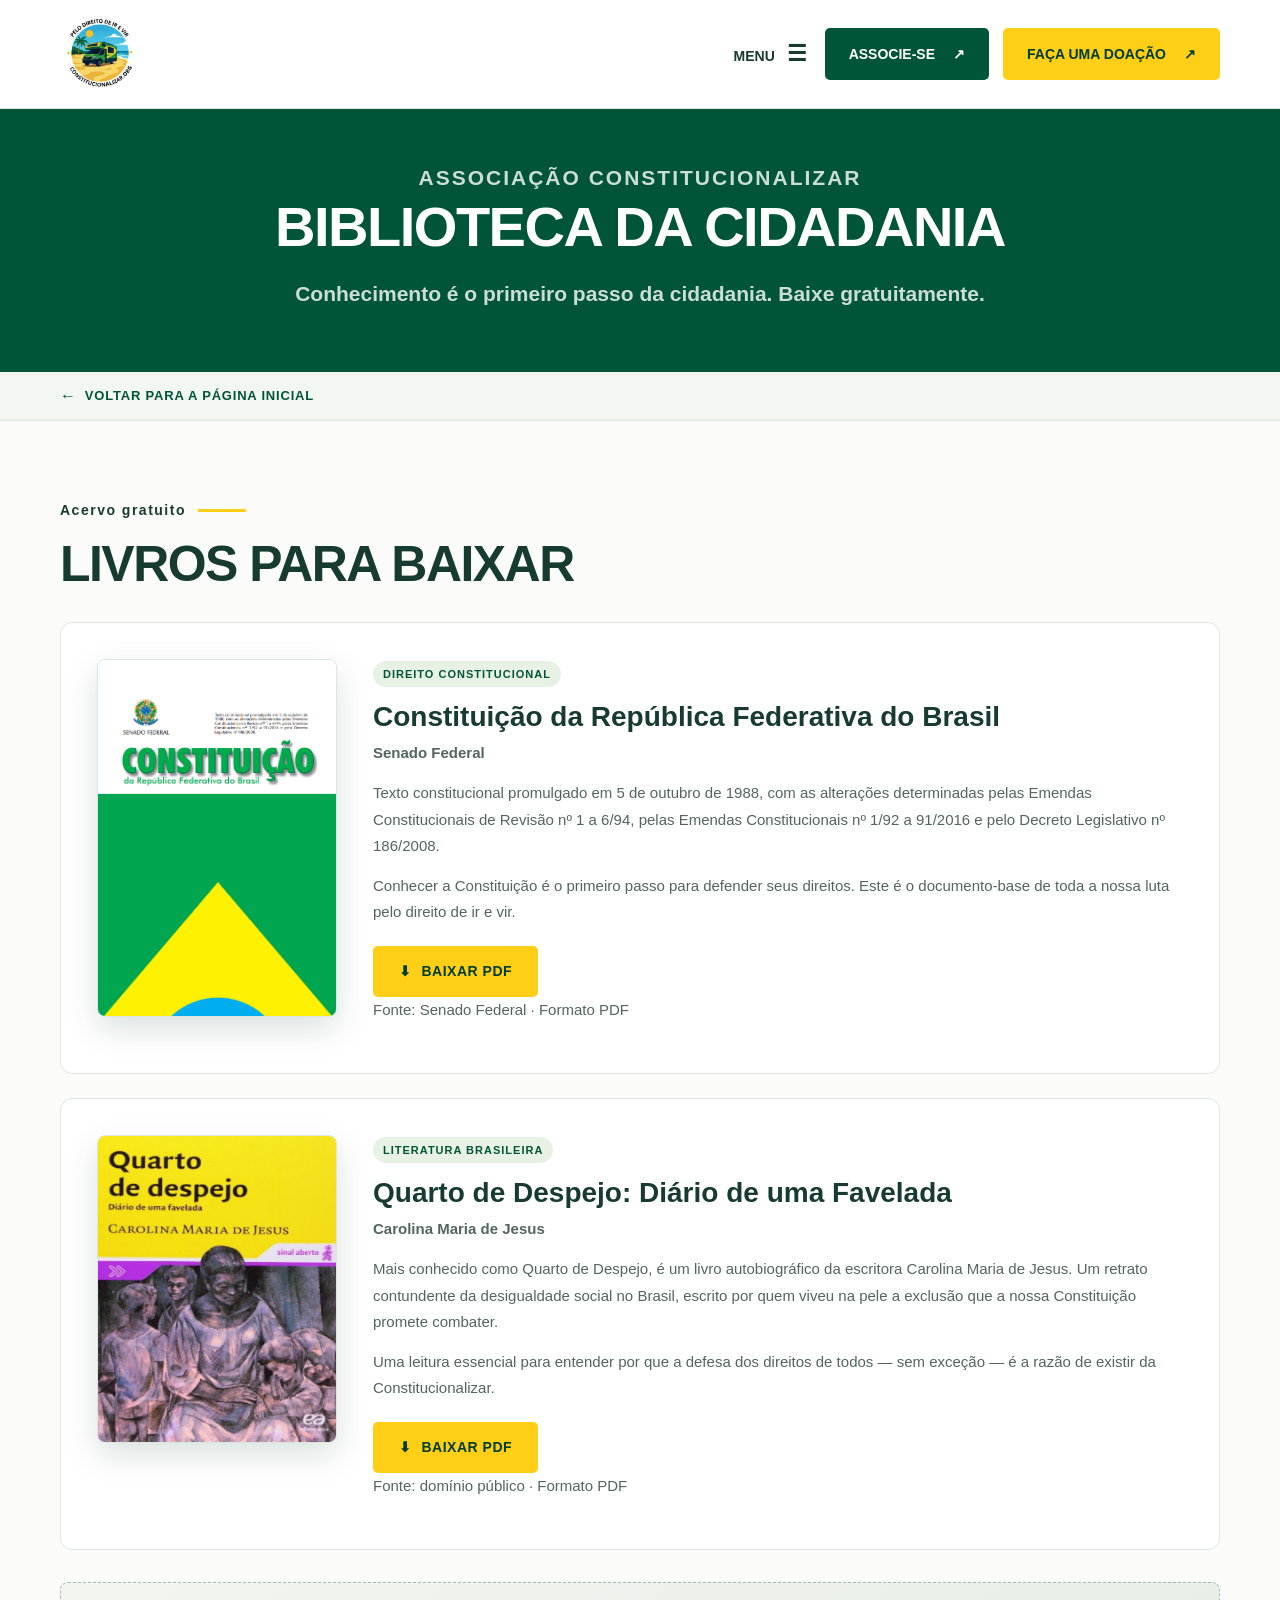
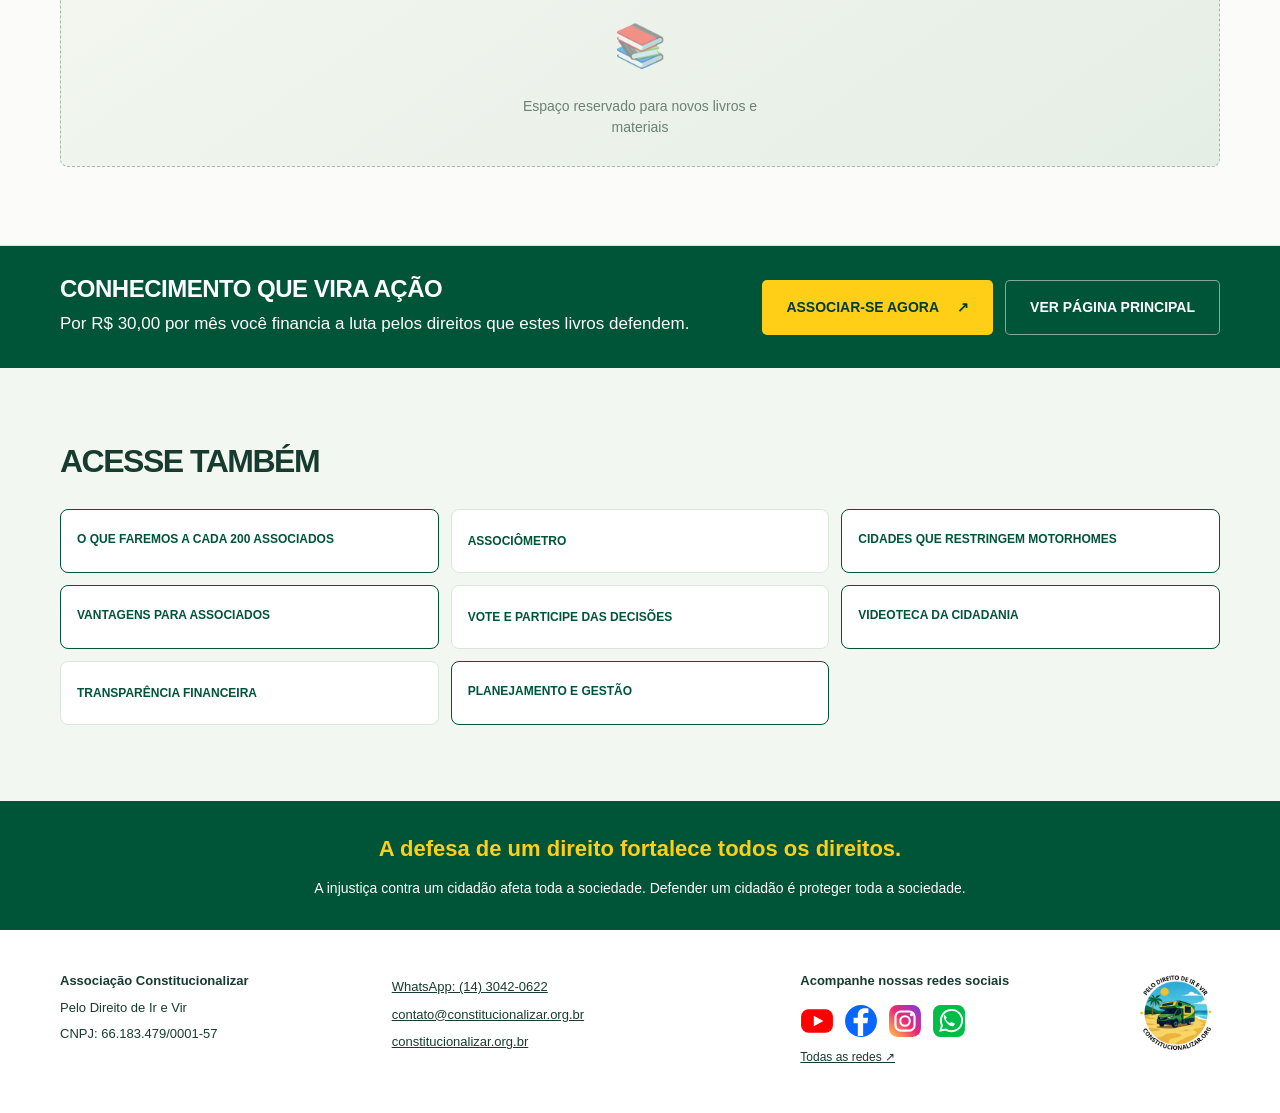
<file: biblioteca.html>
<!DOCTYPE html>
<html lang="pt-BR">
<head>
    <meta charset="UTF-8">
    <meta name="viewport" content="width=device-width, initial-scale=1.0">
    <meta name="description" content="Biblioteca da Cidadania: livros e materiais gratuitos para download sobre cidadania, direitos e Constituição.">
    <meta name="keywords" content="biblioteca, cidadania, livros, download, constituição, quarto de despejo, carolina maria de jesus">
    <meta name="robots" content="index, follow">
    <meta property="og:title" content="Biblioteca da Cidadania — Associação Constitucionalizar">
    <meta property="og:description" content="Livros e materiais gratuitos para download. Conhecimento é o primeiro passo da cidadania.">
    <meta property="og:type" content="website">
    <meta property="og:url" content="https://www.constitucionalizar.org.br/biblioteca">
    <title>Biblioteca da Cidadania — Associação Constitucionalizar</title>
    <link rel="icon" type="image/x-icon" href="assets/favicon/favicon.ico">
    <link rel="icon" type="image/png" sizes="32x32" href="assets/favicon/favicon-32.png">
    <link rel="icon" type="image/png" sizes="16x16" href="assets/favicon/favicon-16.png">
    <link rel="apple-touch-icon" sizes="48x48" href="assets/favicon/favicon-48.png">
    <link rel="stylesheet" href="styles.css?v=8">
    <style>
        /* ── Estilos específicos: biblioteca.html ── */

        /* Hero da página interna */
        .page-hero {
            background: var(--green);
            color: #fff;
            padding: 52px 0 60px;
            text-align: center;
        }
        .page-hero-eyebrow {
            font-size: 13px;
            font-weight: 750;
            letter-spacing: 2px;
            text-transform: uppercase;
            color: var(--yellow);
            margin-bottom: 16px;
        }
        .page-hero h1 {
            color: #fff;
            font-size: clamp(30px, 4.6vw, 56px);
            line-height: 1.1;
            letter-spacing: -1.5px;
            margin: 0 0 20px;
            font-weight: 900;
            text-transform: uppercase;
        }
        .page-hero p {
            font-size: clamp(16px, 1.9vw, 21px);
            color: #ffffffcc;
            max-width: 700px;
            margin: 0 auto;
            font-weight: 600;
        }

        /* Card de livro */
        .book-card {
            display: grid;
            grid-template-columns: 240px 1fr;
            gap: 36px;
            background: #fff;
            border: 1px solid var(--line);
            border-radius: 12px;
            padding: 36px;
            margin-bottom: 24px;
            align-items: start;
        }
        .book-card:last-of-type { margin-bottom: 0; }
        .book-cover {
            border-radius: 8px;
            overflow: hidden;
            box-shadow: 0 12px 32px #003d2b26;
            border: 1px solid var(--line);
        }
        .book-cover img { width: 100%; height: auto; display: block; }
        .book-body { min-width: 0; }
        .book-tag {
            display: inline-block;
            font-size: 11px;
            font-weight: 800;
            letter-spacing: 1px;
            text-transform: uppercase;
            color: var(--green);
            background: #e8f2e4;
            padding: 4px 10px;
            border-radius: 20px;
            margin-bottom: 12px;
        }
        .book-body h3 {
            font-size: clamp(20px, 2.4vw, 28px);
            margin: 0 0 6px;
            color: var(--ink);
            line-height: 1.25;
        }
        .book-author {
            font-size: 14px;
            font-weight: 700;
            color: var(--muted);
            margin: 0 0 16px;
        }
        .book-body > p {
            font-size: 15px;
            line-height: 1.75;
            color: var(--muted);
            margin: 0 0 14px;
        }
        .book-actions {
            display: flex;
            gap: 12px;
            flex-wrap: wrap;
            margin-top: 20px;
        }
        .btn-download {
            display: inline-flex;
            align-items: center;
            gap: 10px;
            background: var(--yellow);
            color: var(--deep);
            font-size: 14px;
            font-weight: 800;
            text-decoration: none;
            text-transform: uppercase;
            letter-spacing: .5px;
            padding: 14px 26px;
            border-radius: 5px;
            transition: transform .2s, filter .2s;
        }
        .btn-download:hover { transform: translateY(-2px); filter: brightness(.96); }
        .book-meta {
            font-size: 12px;
            color: var(--muted);
            margin-top: 14px;
        }

        /* Responsivo */
        @media (max-width: 900px) {
            .book-card { grid-template-columns: 1fr; gap: 24px; padding: 28px; }
            .book-cover { max-width: 280px; }
        }
        @media (max-width: 640px) {
            .page-hero { padding: 36px 0 44px; }
            .book-card { padding: 22px 20px; }
            .btn-download { width: 100%; justify-content: center; }
        }
    </style>
</head>
<body>
<a class="skip-link" href="#conteudo">Pular para o conteúdo</a>

<header class="site-header">
<div class="container header-inner">
<a href="index.html" aria-label="Constitucionalizar — início"><img class="logo" src="assets/images/logo/logo-256.webp" width="88" height="88" alt="Associação Constitucionalizar"></a>
<div class="header-actions">
<details class="menu">
<summary>MENU <span aria-hidden="true">☰</span></summary>
<nav aria-label="Menu principal">
<a href="index.html">Página inicial</a>
<a href="index.html#historia">Nossa história</a>
<a href="index.html#atuacao">Nossa atuação</a>
<a href="index.html#associados">Por que precisamos de você</a>
<a href="index.html#como-atuaremos">Como atuaremos</a>
<a href="index.html#quem-somos">Quem somos</a>
<a href="index.html#projetos">Nossos projetos</a>
<a href="index.html#contato">Contato</a>
</nav>
</details>
<a class="cta-button cta-primary" href="https://www.constitucionalizar.org.br/#section-planos" target="_blank" rel="noopener noreferrer">ASSOCIE-SE <span aria-hidden="true">↗</span></a>
<a class="cta-button cta-secondary" href="https://loja.infinitepay.io/constitucionalizar" target="_blank" rel="noopener noreferrer">FAÇA UMA DOAÇÃO <span aria-hidden="true">↗</span></a>
</div>
</div>
</header>

<main id="conteudo">

    <!-- ══ HERO ══════════════════════════════════════════════════════ -->
    <section class="page-hero">
        <div class="container">
            <p class="page-hero-eyebrow">Associação Constitucionalizar</p>
            <h1>Biblioteca da Cidadania</h1>
            <p>Conhecimento é o primeiro passo da cidadania. Baixe gratuitamente.</p>
        </div>
    </section>

    <!-- Voltar para home -->
    <div class="back-nav">
        <div class="container">
            <a href="index.html" class="back-link">Voltar para a página inicial</a>
        </div>
    </div>

    <!-- ══ ACERVO ═════════════════════════════════════════════════════ -->
    <section class="story-section" id="acervo">
        <div class="container">
            <p class="eyebrow">Acervo gratuito <span></span></p>
            <h2>Livros para baixar</h2>

            <!-- ── LIVRO 1: Constituição ── -->
            <div class="book-card">
                <div class="book-cover">
                    <img src="assets/images/biblioteca/constituicao.png" alt="Capa da Constituição da República Federativa do Brasil — Senado Federal" loading="lazy">
                </div>
                <div class="book-body">
                    <span class="book-tag">Direito Constitucional</span>
                    <h3>Constituição da República Federativa do Brasil</h3>
                    <p class="book-author">Senado Federal</p>
                    <p>Texto constitucional promulgado em 5 de outubro de 1988, com as alterações determinadas pelas Emendas Constitucionais de Revisão nº 1 a 6/94, pelas Emendas Constitucionais nº 1/92 a 91/2016 e pelo Decreto Legislativo nº 186/2008.</p>
                    <p>Conhecer a Constituição é o primeiro passo para defender seus direitos. Este é o documento-base de toda a nossa luta pelo direito de ir e vir.</p>
                    <div class="book-actions">
                        <a class="btn-download" href="https://www2.senado.leg.br/bdsf/bitstream/handle/id/518231/CF88_Livro_EC91_2016.pdf" target="_blank" rel="noopener noreferrer"><span aria-hidden="true">⬇</span> Baixar PDF</a>
                    </div>
                    <p class="book-meta">Fonte: Senado Federal · Formato PDF</p>
                </div>
            </div>

            <!-- ── LIVRO 2: Quarto de Despejo ── -->
            <div class="book-card">
                <div class="book-cover">
                    <img src="assets/images/biblioteca/quarto-despejo.png" alt="Capa do livro Quarto de Despejo — Carolina Maria de Jesus" loading="lazy">
                </div>
                <div class="book-body">
                    <span class="book-tag">Literatura Brasileira</span>
                    <h3>Quarto de Despejo: Diário de uma Favelada</h3>
                    <p class="book-author">Carolina Maria de Jesus</p>
                    <p>Mais conhecido como Quarto de Despejo, é um livro autobiográfico da escritora Carolina Maria de Jesus. Um retrato contundente da desigualdade social no Brasil, escrito por quem viveu na pele a exclusão que a nossa Constituição promete combater.</p>
                    <p>Uma leitura essencial para entender por que a defesa dos direitos de todos — sem exceção — é a razão de existir da Constitucionalizar.</p>
                    <div class="book-actions">
                        <a class="btn-download" href="https://dpid.cidadaopg.sp.gov.br/pde/arquivos/1623677495235~Quarto%20de%20Despejo%20-%20Maria%20Carolina%20de%20Jesus.pdf.pdf" target="_blank" rel="noopener noreferrer"><span aria-hidden="true">⬇</span> Baixar PDF</a>
                    </div>
                    <p class="book-meta">Fonte: domínio público · Formato PDF</p>
                </div>
            </div>

            <!-- Espaço para novos livros -->
            <div class="image-placeholder" style="min-height:160px;margin-top:32px">
                <span aria-hidden="true">📚</span>
                <small>Espaço reservado para novos livros e materiais</small>
            </div>

        </div>
    </section>

    <!-- ══ CTA BAND ═══════════════════════════════════════════════════ -->
    <section class="cta-band">
        <div class="container">
            <div>
                <h2>Conhecimento que vira ação</h2>
                <p>Por R$ 30,00 por mês você financia a luta pelos direitos que estes livros defendem.</p>
            </div>
            <div class="button-group">
                <a href="https://www.constitucionalizar.org.br/#section-planos" class="cta-button cta-primary" target="_blank" rel="noopener noreferrer">ASSOCIAR-SE AGORA <span aria-hidden="true">↗</span></a>
                <a href="index.html" class="cta-button cta-secondary">VER PÁGINA PRINCIPAL</a>
            </div>
        </div>
    </section>

    <!-- ══ ACESSE TAMBÉM ══════════════════════════════════════════════ -->
    <section class="related-section">
        <div class="container">
            <h2>Acesse também</h2>
            <div class="related-links">
                <a href="cada-200-associados.html" class="related-link-active">O que faremos a cada 200 associados</a>
                <button type="button" disabled data-link-slot="associometro">Associômetro</button>
                <a href="cidades-restricoes.html" class="related-link-active">Cidades que restringem motorhomes</a>
                <a href="vantagens.html" class="related-link-active">Vantagens para associados</a>
                <button type="button" disabled data-link-slot="decisoes">Vote e participe das decisões</button>
                <a href="videoteca.html" class="related-link-active">Videoteca da cidadania</a>
                <button type="button" disabled data-link-slot="transparencia">Transparência financeira</button>
                <a href="planejamento.html" class="related-link-active">Planejamento e gestão</a>
            </div>
        </div>
    </section>

</main>

<footer id="contato">
<div class="footer-motto">
<div class="container"><strong>A defesa de um direito fortalece todos os direitos.</strong>
<p>A injustiça contra um cidadão afeta toda a sociedade. Defender um cidadão é proteger toda a sociedade.</p>
</div>
</div>
<div class="container footer-inner">
<div><strong>Associação Constitucionalizar</strong>
<p>Pelo Direito de Ir e Vir</p>
<p>CNPJ: 66.183.479/0001-57</p>
</div>
<div class="footer-contact"><a href="https://wa.me/551430420622" target="_blank" rel="noopener noreferrer">WhatsApp: (14) 3042-0622</a><a href="mailto:contato@constitucionalizar.org.br">contato@constitucionalizar.org.br</a><a href="https://www.constitucionalizar.org.br" target="_blank" rel="noopener noreferrer">constitucionalizar.org.br</a></div>
<div class="footer-social"><strong>Acompanhe nossas redes sociais</strong><div class="social-icons" aria-label="Redes sociais">
<button class="social-icon youtube" type="button" disabled data-link-slot="youtube" aria-label="YouTube — link em breve"><svg viewBox="0 0 32 32" aria-hidden="true"><rect x="1" y="5" width="30" height="22" rx="7" fill="currentColor"/><path d="m13 11 9 5-9 5z" fill="#fff"/></svg></button>
<button class="social-icon facebook" type="button" disabled data-link-slot="facebook" aria-label="Facebook — link em breve"><svg viewBox="0 0 32 32" aria-hidden="true"><circle cx="16" cy="16" r="15" fill="currentColor"/><path d="M18 30V18h4l.6-5H18v-2c0-1.5.5-2.5 2.5-2.5H23V4.2c-.8-.1-2-.2-3.6-.2-3.7 0-6.4 2.3-6.4 6.5V13H9v5h4v12z" fill="#fff"/></svg></button>
<button class="social-icon instagram" type="button" disabled data-link-slot="instagram" aria-label="Instagram — link em breve"><svg viewBox="0 0 32 32" aria-hidden="true"><defs><linearGradient id="instagram-gradient" x1="0" y1="1" x2="1" y2="0"><stop stop-color="#ffca41"/><stop offset=".5" stop-color="#ee2776"/><stop offset="1" stop-color="#773ce6"/></linearGradient></defs><rect x="1" y="1" width="30" height="30" rx="8" fill="url(#instagram-gradient)"/><rect x="7" y="7" width="18" height="18" rx="5" fill="none" stroke="#fff" stroke-width="2"/><circle cx="16" cy="16" r="4.5" fill="none" stroke="#fff" stroke-width="2"/><circle cx="22" cy="10" r="1.5" fill="#fff"/></svg></button>
<a class="social-icon whatsapp" href="https://wa.me/551430420622" target="_blank" rel="noopener noreferrer" aria-label="Falar pelo WhatsApp"><svg viewBox="0 0 32 32" aria-hidden="true"><rect x="1" y="1" width="30" height="30" rx="7" fill="currentColor"/><path d="M8 25l1.4-5A10 10 0 1 1 13 24z" fill="none" stroke="#fff" stroke-width="1.8"/><path d="M12 10c-3 2 2 10 7 11 2 0 3-3 2-3l-3-1-1 1c-2-1-4-3-4-4l1-1z" fill="#fff"/></svg></a>
</div><a class="social-hub" href="https://bio.bob.app.br/constitucionalizar-org" target="_blank" rel="noopener noreferrer">Todas as redes ↗</a></div>
<img src="assets/images/logo/logo-256.webp" alt="Constitucionalizar" width="88" height="88" loading="lazy">
</div>
</footer>

<script src="script.js?v=8"></script>
</body>
</html>
</file>
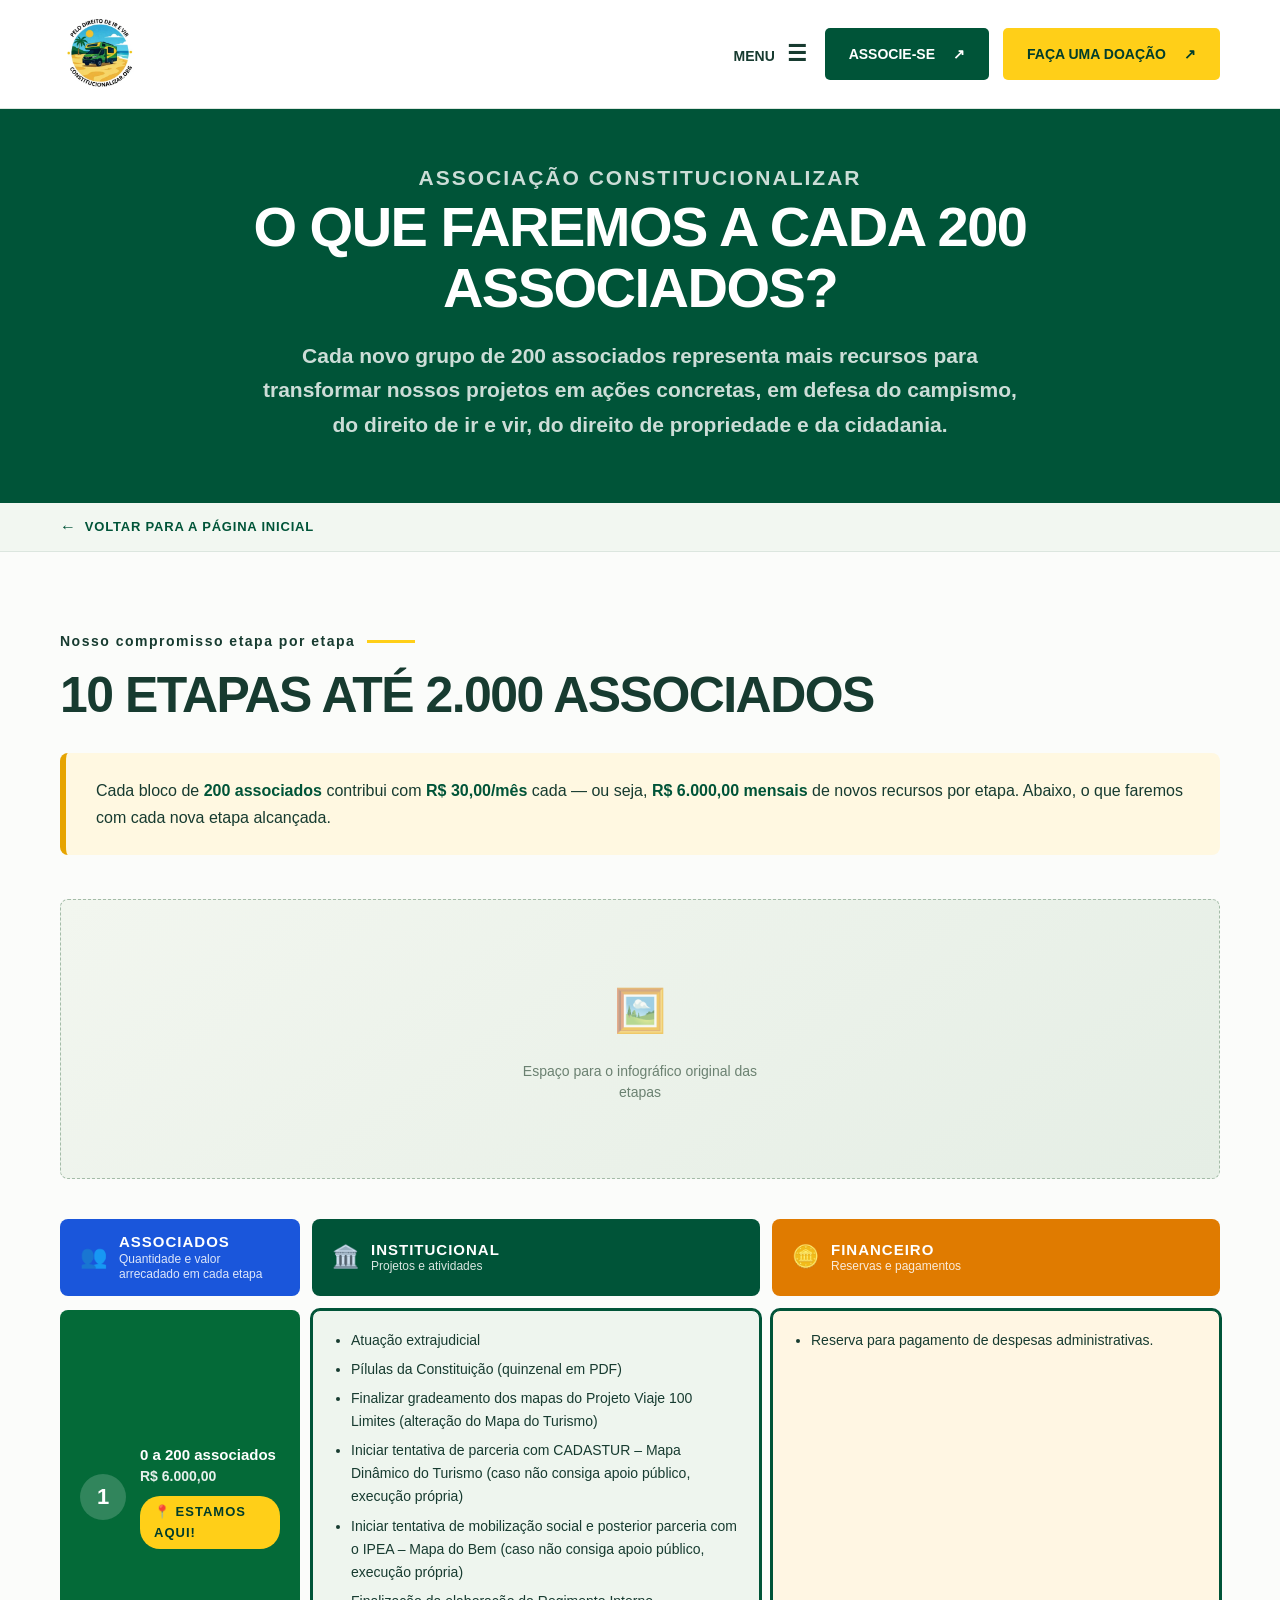
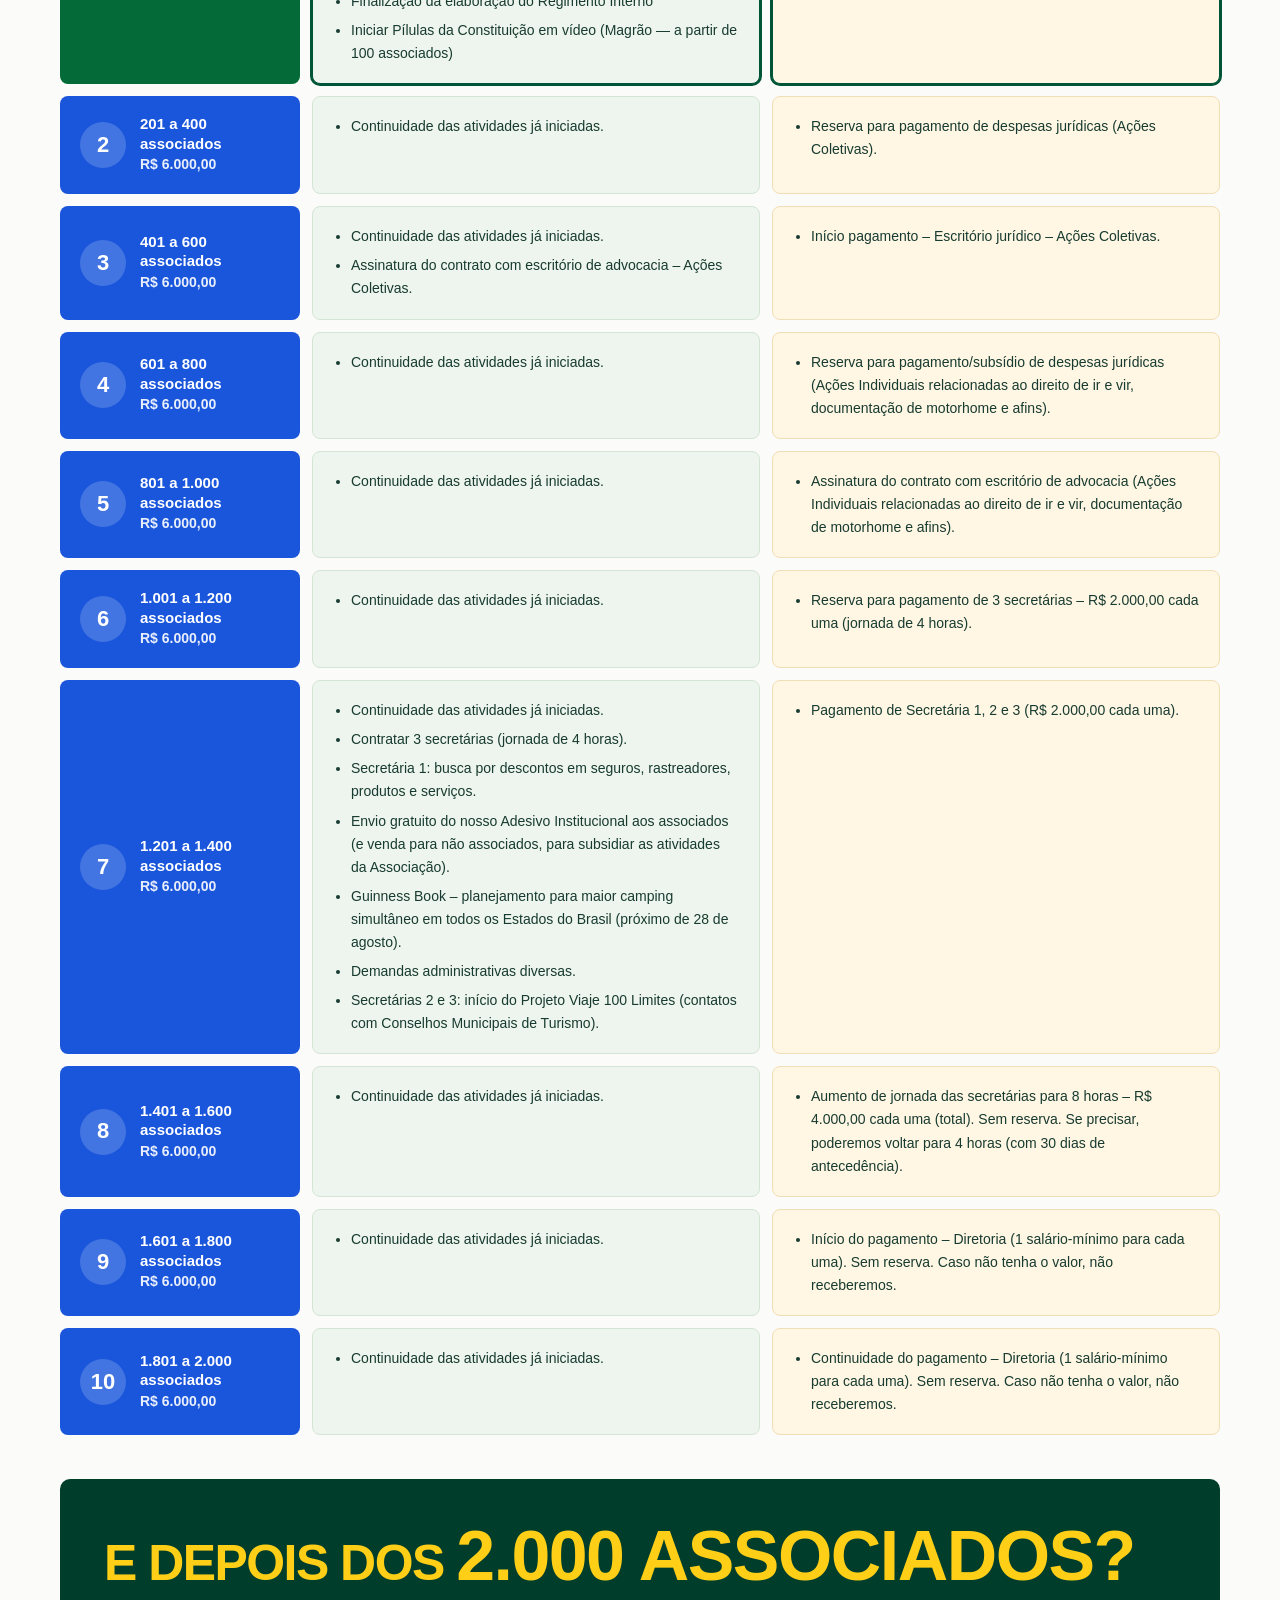
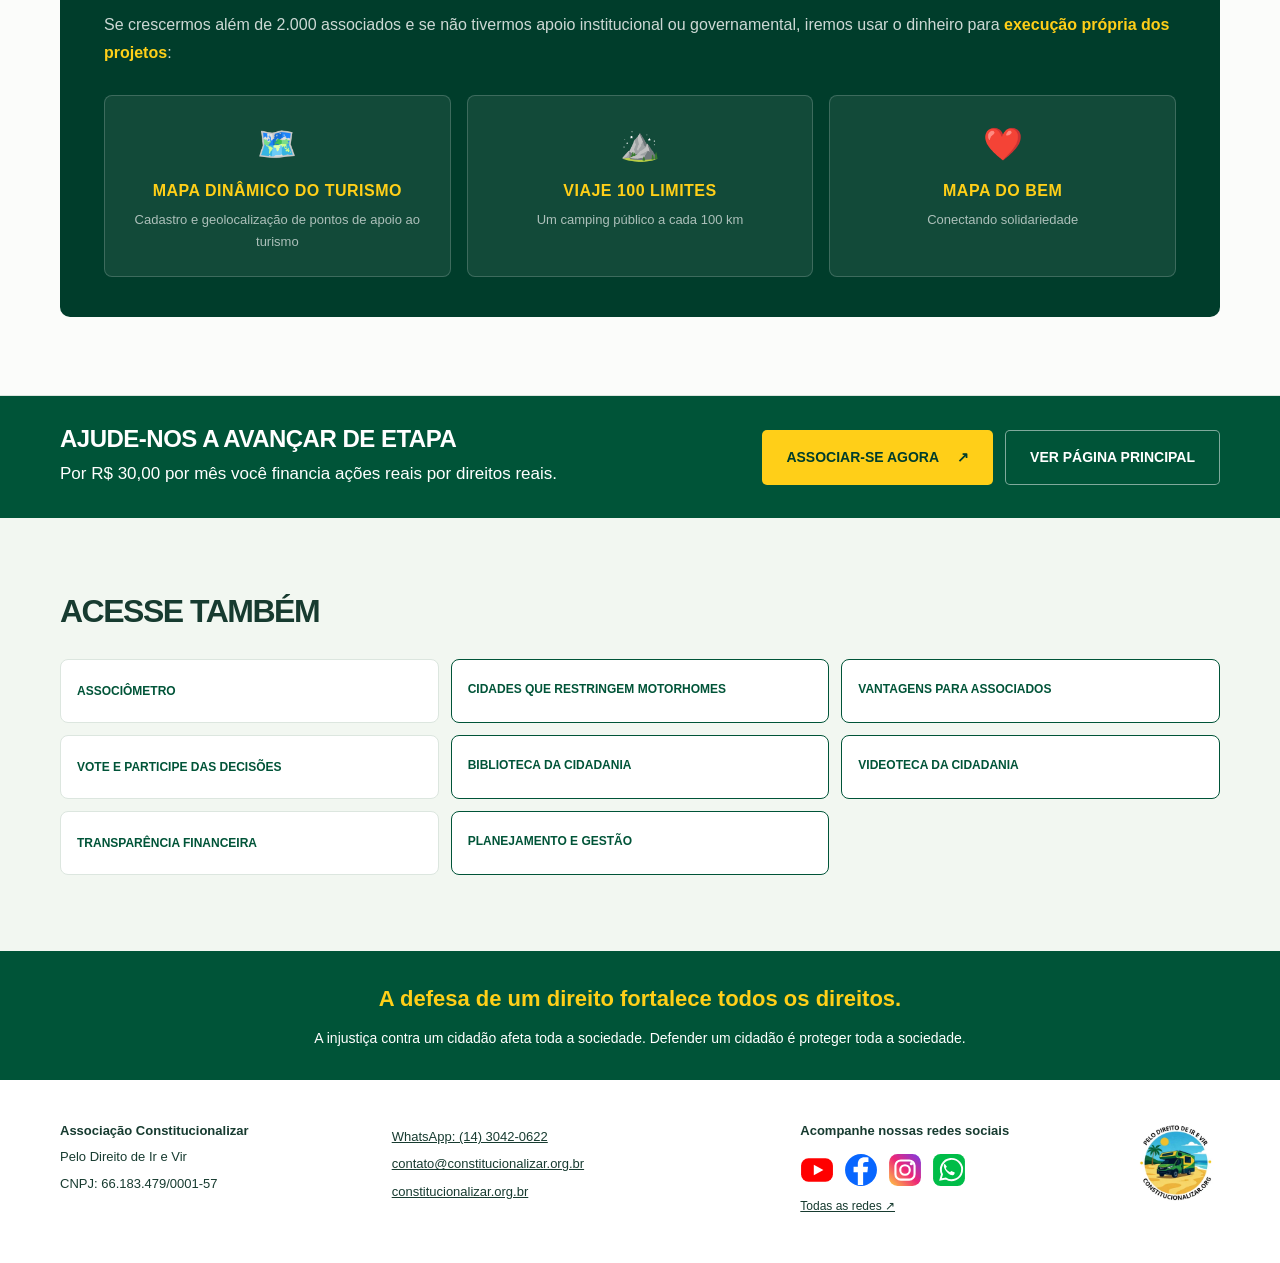
<file: cada-200-associados.html>
<!DOCTYPE html>
<html lang="pt-BR">
<head>
    <meta charset="UTF-8">
    <meta name="viewport" content="width=device-width, initial-scale=1.0">
    <meta name="description" content="O que a Associação Constitucionalizar fará a cada 200 associados: etapas de crescimento, projetos e transparência no uso dos recursos.">
    <meta name="keywords" content="200 associados, constitucionalizar, etapas, planejamento, transparência, projetos">
    <meta name="robots" content="index, follow">
    <meta property="og:title" content="O que faremos a cada 200 associados — Associação Constitucionalizar">
    <meta property="og:description" content="Cada novo grupo de 200 associados representa mais recursos para transformar nossos projetos em ações concretas.">
    <meta property="og:type" content="website">
    <meta property="og:url" content="https://www.constitucionalizar.org.br/cada-200-associados">
    <title>O que faremos a cada 200 associados — Associação Constitucionalizar</title>
    <link rel="icon" type="image/x-icon" href="assets/favicon/favicon.ico">
    <link rel="icon" type="image/png" sizes="32x32" href="assets/favicon/favicon-32.png">
    <link rel="icon" type="image/png" sizes="16x16" href="assets/favicon/favicon-16.png">
    <link rel="apple-touch-icon" sizes="48x48" href="assets/favicon/favicon-48.png">
    <link rel="stylesheet" href="styles.css?v=8">
    <style>
        /* ── Estilos específicos: cada-200-associados.html ── */

        /* Hero da página interna */
        .page-hero {
            background: var(--green);
            color: #fff;
            padding: 52px 0 60px;
            text-align: center;
        }
        .page-hero-eyebrow {
            font-size: 13px;
            font-weight: 750;
            letter-spacing: 2px;
            text-transform: uppercase;
            color: var(--yellow);
            margin-bottom: 16px;
        }
        .page-hero h1 {
            color: #fff;
            font-size: clamp(30px, 4.6vw, 56px);
            line-height: 1.1;
            letter-spacing: -1.5px;
            margin: 0 0 20px;
            font-weight: 900;
            text-transform: uppercase;
        }
        .page-hero p {
            font-size: clamp(16px, 1.9vw, 21px);
            color: #ffffffcc;
            max-width: 760px;
            margin: 0 auto;
            font-weight: 600;
        }

        /* Nota: cada bloco de 200 */
        .stage-math {
            background: #fff8e1;
            border-left: 6px solid #e6a400;
            border-radius: 8px;
            padding: 24px 30px;
            margin-bottom: 44px;
            font-size: 16px;
            line-height: 1.7;
        }
        .stage-math strong { color: var(--green); }

        /* Cabeçalho das colunas */
        .stages-head {
            display: grid;
            grid-template-columns: 240px 1fr 1fr;
            gap: 12px;
            margin-bottom: 14px;
        }
        .col-head {
            display: flex;
            align-items: center;
            gap: 12px;
            padding: 14px 20px;
            border-radius: 8px;
            color: #fff;
        }
        .col-head .col-ico {
            font-size: 22px;
            flex: 0 0 auto;
        }
        .col-head h3 {
            margin: 0;
            font-size: 15px;
            font-weight: 800;
            letter-spacing: 1px;
            text-transform: uppercase;
        }
        .col-head small {
            display: block;
            font-size: 12px;
            font-weight: 500;
            letter-spacing: 0;
            text-transform: none;
            opacity: .85;
        }
        .col-head-blue { background: #1a56db; }
        .col-head-green { background: var(--green); }
        .col-head-orange { background: #e07b00; }

        /* Etapa */
        .stage {
            display: grid;
            grid-template-columns: 240px 1fr 1fr;
            gap: 12px;
            margin-bottom: 12px;
            border-radius: 10px;
        }
        .stage > div {
            border-radius: 8px;
            padding: 18px 20px;
        }
        .stage-num {
            background: #1a56db;
            color: #fff;
            display: flex;
            align-items: center;
            gap: 14px;
        }
        .stage-num .n {
            display: flex;
            align-items: center;
            justify-content: center;
            flex: 0 0 46px;
            width: 46px;
            height: 46px;
            border-radius: 50%;
            background: #ffffff2e;
            font-size: 22px;
            font-weight: 850;
        }
        .stage-num .range {
            font-size: 15px;
            font-weight: 800;
            line-height: 1.3;
        }
        .stage-num .valor {
            font-size: 14px;
            font-weight: 700;
            opacity: .9;
        }
        .stage-inst {
            background: #eef5ee;
            border: 1px solid #d5e5d5;
        }
        .stage-inst ul, .stage-fin ul {
            list-style: disc;
            margin: 0;
            padding: 0 0 0 18px;
            font-size: 14px;
            line-height: 1.65;
            color: var(--ink);
        }
        .stage-inst li + li, .stage-fin li + li { margin-top: 6px; }
        .stage-fin {
            background: #fff6e3;
            border: 1px solid #f0dfb5;
        }

        /* Etapa atual: destaque */
        .stage-current .stage-num { background: #046a38; }
        .stage-current .stage-inst { border-color: var(--green); box-shadow: 0 0 0 2px var(--green); }
        .stage-current .stage-fin { border-color: var(--green); box-shadow: 0 0 0 2px var(--green); }
        .here-badge {
            display: inline-block;
            margin-top: 8px;
            background: var(--yellow);
            color: var(--deep);
            font-size: 13px;
            font-weight: 850;
            letter-spacing: 1px;
            text-transform: uppercase;
            padding: 5px 14px;
            border-radius: 20px;
        }

        /* E depois dos 2.000 */
        .beyond {
            background: var(--deep);
            color: #fff;
            border-radius: 10px;
            padding: 40px 44px;
            margin-top: 44px;
        }
        .beyond h2 { color: var(--yellow); margin-bottom: 16px; }
        .beyond h2 .big { font-size: 1.4em; }
        .beyond p {
            font-size: 16px;
            line-height: 1.75;
            color: #ffffffcc;
            margin-bottom: 14px;
        }
        .beyond p strong { color: var(--yellow); }
        .beyond-projects {
            display: grid;
            grid-template-columns: repeat(3, minmax(0, 1fr));
            gap: 16px;
            margin-top: 28px;
        }
        .beyond-project {
            background: #ffffff12;
            border: 1px solid #ffffff2e;
            border-radius: 8px;
            padding: 22px;
            text-align: center;
        }
        .beyond-project .bp-ico { font-size: 32px; display: block; margin-bottom: 10px; }
        .beyond-project h3 {
            margin: 0;
            font-size: 16px;
            font-weight: 800;
            color: var(--yellow);
            text-transform: uppercase;
            letter-spacing: .5px;
        }
        .beyond-project p {
            margin: 8px 0 0;
            font-size: 13px;
            color: #ffffffa6;
        }

        /* Responsivo */
        @media (max-width: 900px) {
            .stages-head { display: none; }
            .stage { grid-template-columns: 1fr; }
            .stage-num { padding: 16px 20px; }
            .beyond-projects { grid-template-columns: 1fr; }
        }
        @media (max-width: 640px) {
            .page-hero { padding: 36px 0 44px; }
            .stage-math { padding: 18px 20px; font-size: 15px; }
            .beyond { padding: 28px 22px; }
        }
    </style>
</head>
<body>
<a class="skip-link" href="#conteudo">Pular para o conteúdo</a>

<header class="site-header">
<div class="container header-inner">
<a href="index.html" aria-label="Constitucionalizar — início"><img class="logo" src="assets/images/logo/logo-256.webp" width="88" height="88" alt="Associação Constitucionalizar"></a>
<div class="header-actions">
<details class="menu">
<summary>MENU <span aria-hidden="true">☰</span></summary>
<nav aria-label="Menu principal">
<a href="index.html">Página inicial</a>
<a href="index.html#historia">Nossa história</a>
<a href="index.html#atuacao">Nossa atuação</a>
<a href="index.html#associados">Por que precisamos de você</a>
<a href="index.html#como-atuaremos">Como atuaremos</a>
<a href="index.html#quem-somos">Quem somos</a>
<a href="index.html#projetos">Nossos projetos</a>
<a href="index.html#contato">Contato</a>
</nav>
</details>
<a class="cta-button cta-primary" href="https://www.constitucionalizar.org.br/#section-planos" target="_blank" rel="noopener noreferrer">ASSOCIE-SE <span aria-hidden="true">↗</span></a>
<a class="cta-button cta-secondary" href="https://loja.infinitepay.io/constitucionalizar" target="_blank" rel="noopener noreferrer">FAÇA UMA DOAÇÃO <span aria-hidden="true">↗</span></a>
</div>
</div>
</header>

<main id="conteudo">

    <!-- ══ HERO ══════════════════════════════════════════════════════ -->
    <section class="page-hero">
        <div class="container">
            <p class="page-hero-eyebrow">Associação Constitucionalizar</p>
            <h1>O que faremos a cada 200 associados?</h1>
            <p>Cada novo grupo de 200 associados representa mais recursos para transformar nossos projetos em ações concretas, em defesa do campismo, do direito de ir e vir, do direito de propriedade e da cidadania.</p>
        </div>
    </section>

    <!-- Voltar para home -->
    <div class="back-nav">
        <div class="container">
            <a href="index.html" class="back-link">Voltar para a página inicial</a>
        </div>
    </div>

    <!-- ══ ETAPAS ═════════════════════════════════════════════════════ -->
    <section class="story-section" id="etapas">
        <div class="container">
            <p class="eyebrow">Nosso compromisso etapa por etapa <span></span></p>
            <h2>10 etapas até 2.000 associados</h2>

            <div class="stage-math">
                Cada bloco de <strong>200 associados</strong> contribui com <strong>R$ 30,00/mês</strong> cada — ou seja, <strong>R$ 6.000,00 mensais</strong> de novos recursos por etapa. Abaixo, o que faremos com cada nova etapa alcançada.
            </div>

            <!-- Espaço reservado para o infográfico original -->
            <div class="image-placeholder" style="min-height:280px;margin-bottom:40px">
                <span aria-hidden="true">🖼️</span>
                <small>Espaço para o infográfico original das etapas</small>
            </div>

            <!-- Cabeçalho das colunas -->
            <div class="stages-head" aria-hidden="true">
                <div class="col-head col-head-blue">
                    <span class="col-ico">👥</span>
                    <h3>Associados<small>Quantidade e valor arrecadado em cada etapa</small></h3>
                </div>
                <div class="col-head col-head-green">
                    <span class="col-ico">🏛️</span>
                    <h3>Institucional<small>Projetos e atividades</small></h3>
                </div>
                <div class="col-head col-head-orange">
                    <span class="col-ico">🪙</span>
                    <h3>Financeiro<small>Reservas e pagamentos</small></h3>
                </div>
            </div>

            <!-- ── ETAPA 1 ── -->
            <div class="stage stage-current" id="etapa-1">
                <div class="stage-num">
                    <span class="n">1</span>
                    <div>
                        <div class="range">0 a 200 associados</div>
                        <div class="valor">R$ 6.000,00</div>
                        <span class="here-badge">📍 Estamos aqui!</span>
                    </div>
                </div>
                <div class="stage-inst">
                    <ul>
                        <li>Atuação extrajudicial</li>
                        <li>Pílulas da Constituição (quinzenal em PDF)</li>
                        <li>Finalizar gradeamento dos mapas do Projeto Viaje 100 Limites (alteração do Mapa do Turismo)</li>
                        <li>Iniciar tentativa de parceria com CADASTUR – Mapa Dinâmico do Turismo (caso não consiga apoio público, execução própria)</li>
                        <li>Iniciar tentativa de mobilização social e posterior parceria com o IPEA – Mapa do Bem (caso não consiga apoio público, execução própria)</li>
                        <li>Finalização da elaboração do Regimento Interno</li>
                        <li>Iniciar Pílulas da Constituição em vídeo (Magrão — a partir de 100 associados)</li>
                    </ul>
                </div>
                <div class="stage-fin">
                    <ul>
                        <li>Reserva para pagamento de despesas administrativas.</li>
                    </ul>
                </div>
            </div>

            <!-- ── ETAPA 2 ── -->
            <div class="stage" id="etapa-2">
                <div class="stage-num">
                    <span class="n">2</span>
                    <div>
                        <div class="range">201 a 400 associados</div>
                        <div class="valor">R$ 6.000,00</div>
                    </div>
                </div>
                <div class="stage-inst">
                    <ul>
                        <li>Continuidade das atividades já iniciadas.</li>
                    </ul>
                </div>
                <div class="stage-fin">
                    <ul>
                        <li>Reserva para pagamento de despesas jurídicas (Ações Coletivas).</li>
                    </ul>
                </div>
            </div>

            <!-- ── ETAPA 3 ── -->
            <div class="stage" id="etapa-3">
                <div class="stage-num">
                    <span class="n">3</span>
                    <div>
                        <div class="range">401 a 600 associados</div>
                        <div class="valor">R$ 6.000,00</div>
                    </div>
                </div>
                <div class="stage-inst">
                    <ul>
                        <li>Continuidade das atividades já iniciadas.</li>
                        <li>Assinatura do contrato com escritório de advocacia – Ações Coletivas.</li>
                    </ul>
                </div>
                <div class="stage-fin">
                    <ul>
                        <li>Início pagamento – Escritório jurídico – Ações Coletivas.</li>
                    </ul>
                </div>
            </div>

            <!-- ── ETAPA 4 ── -->
            <div class="stage" id="etapa-4">
                <div class="stage-num">
                    <span class="n">4</span>
                    <div>
                        <div class="range">601 a 800 associados</div>
                        <div class="valor">R$ 6.000,00</div>
                    </div>
                </div>
                <div class="stage-inst">
                    <ul>
                        <li>Continuidade das atividades já iniciadas.</li>
                    </ul>
                </div>
                <div class="stage-fin">
                    <ul>
                        <li>Reserva para pagamento/subsídio de despesas jurídicas (Ações Individuais relacionadas ao direito de ir e vir, documentação de motorhome e afins).</li>
                    </ul>
                </div>
            </div>

            <!-- ── ETAPA 5 ── -->
            <div class="stage" id="etapa-5">
                <div class="stage-num">
                    <span class="n">5</span>
                    <div>
                        <div class="range">801 a 1.000 associados</div>
                        <div class="valor">R$ 6.000,00</div>
                    </div>
                </div>
                <div class="stage-inst">
                    <ul>
                        <li>Continuidade das atividades já iniciadas.</li>
                    </ul>
                </div>
                <div class="stage-fin">
                    <ul>
                        <li>Assinatura do contrato com escritório de advocacia (Ações Individuais relacionadas ao direito de ir e vir, documentação de motorhome e afins).</li>
                    </ul>
                </div>
            </div>

            <!-- ── ETAPA 6 ── -->
            <div class="stage" id="etapa-6">
                <div class="stage-num">
                    <span class="n">6</span>
                    <div>
                        <div class="range">1.001 a 1.200 associados</div>
                        <div class="valor">R$ 6.000,00</div>
                    </div>
                </div>
                <div class="stage-inst">
                    <ul>
                        <li>Continuidade das atividades já iniciadas.</li>
                    </ul>
                </div>
                <div class="stage-fin">
                    <ul>
                        <li>Reserva para pagamento de 3 secretárias – R$ 2.000,00 cada uma (jornada de 4 horas).</li>
                    </ul>
                </div>
            </div>

            <!-- ── ETAPA 7 ── -->
            <div class="stage" id="etapa-7">
                <div class="stage-num">
                    <span class="n">7</span>
                    <div>
                        <div class="range">1.201 a 1.400 associados</div>
                        <div class="valor">R$ 6.000,00</div>
                    </div>
                </div>
                <div class="stage-inst">
                    <ul>
                        <li>Continuidade das atividades já iniciadas.</li>
                        <li>Contratar 3 secretárias (jornada de 4 horas).</li>
                        <li>Secretária 1: busca por descontos em seguros, rastreadores, produtos e serviços.</li>
                        <li>Envio gratuito do nosso Adesivo Institucional aos associados (e venda para não associados, para subsidiar as atividades da Associação).</li>
                        <li>Guinness Book – planejamento para maior camping simultâneo em todos os Estados do Brasil (próximo de 28 de agosto).</li>
                        <li>Demandas administrativas diversas.</li>
                        <li>Secretárias 2 e 3: início do Projeto Viaje 100 Limites (contatos com Conselhos Municipais de Turismo).</li>
                    </ul>
                </div>
                <div class="stage-fin">
                    <ul>
                        <li>Pagamento de Secretária 1, 2 e 3 (R$ 2.000,00 cada uma).</li>
                    </ul>
                </div>
            </div>

            <!-- ── ETAPA 8 ── -->
            <div class="stage" id="etapa-8">
                <div class="stage-num">
                    <span class="n">8</span>
                    <div>
                        <div class="range">1.401 a 1.600 associados</div>
                        <div class="valor">R$ 6.000,00</div>
                    </div>
                </div>
                <div class="stage-inst">
                    <ul>
                        <li>Continuidade das atividades já iniciadas.</li>
                    </ul>
                </div>
                <div class="stage-fin">
                    <ul>
                        <li>Aumento de jornada das secretárias para 8 horas – R$ 4.000,00 cada uma (total). Sem reserva. Se precisar, poderemos voltar para 4 horas (com 30 dias de antecedência).</li>
                    </ul>
                </div>
            </div>

            <!-- ── ETAPA 9 ── -->
            <div class="stage" id="etapa-9">
                <div class="stage-num">
                    <span class="n">9</span>
                    <div>
                        <div class="range">1.601 a 1.800 associados</div>
                        <div class="valor">R$ 6.000,00</div>
                    </div>
                </div>
                <div class="stage-inst">
                    <ul>
                        <li>Continuidade das atividades já iniciadas.</li>
                    </ul>
                </div>
                <div class="stage-fin">
                    <ul>
                        <li>Início do pagamento – Diretoria (1 salário-mínimo para cada uma). Sem reserva. Caso não tenha o valor, não receberemos.</li>
                    </ul>
                </div>
            </div>

            <!-- ── ETAPA 10 ── -->
            <div class="stage" id="etapa-10">
                <div class="stage-num">
                    <span class="n">10</span>
                    <div>
                        <div class="range">1.801 a 2.000 associados</div>
                        <div class="valor">R$ 6.000,00</div>
                    </div>
                </div>
                <div class="stage-inst">
                    <ul>
                        <li>Continuidade das atividades já iniciadas.</li>
                    </ul>
                </div>
                <div class="stage-fin">
                    <ul>
                        <li>Continuidade do pagamento – Diretoria (1 salário-mínimo para cada uma). Sem reserva. Caso não tenha o valor, não receberemos.</li>
                    </ul>
                </div>
            </div>

            <!-- ── E DEPOIS DOS 2.000 ── -->
            <div class="beyond">
                <h2>E depois dos <span class="big">2.000 associados?</span></h2>
                <p>Se crescermos além de 2.000 associados e se não tivermos apoio institucional ou governamental, iremos usar o dinheiro para <strong>execução própria dos projetos</strong>:</p>
                <div class="beyond-projects">
                    <div class="beyond-project">
                        <span class="bp-ico" aria-hidden="true">🗺️</span>
                        <h3>Mapa Dinâmico do Turismo</h3>
                        <p>Cadastro e geolocalização de pontos de apoio ao turismo</p>
                    </div>
                    <div class="beyond-project">
                        <span class="bp-ico" aria-hidden="true">⛰️</span>
                        <h3>Viaje 100 Limites</h3>
                        <p>Um camping público a cada 100 km</p>
                    </div>
                    <div class="beyond-project">
                        <span class="bp-ico" aria-hidden="true">❤️</span>
                        <h3>Mapa do Bem</h3>
                        <p>Conectando solidariedade</p>
                    </div>
                </div>
            </div>

        </div>
    </section>

    <!-- ══ CTA BAND ═══════════════════════════════════════════════════ -->
    <section class="cta-band">
        <div class="container">
            <div>
                <h2>Ajude-nos a avançar de etapa</h2>
                <p>Por R$ 30,00 por mês você financia ações reais por direitos reais.</p>
            </div>
            <div class="button-group">
                <a href="https://www.constitucionalizar.org.br/#section-planos" class="cta-button cta-primary" target="_blank" rel="noopener noreferrer">ASSOCIAR-SE AGORA <span aria-hidden="true">↗</span></a>
                <a href="index.html" class="cta-button cta-secondary">VER PÁGINA PRINCIPAL</a>
            </div>
        </div>
    </section>

    <!-- ══ ACESSE TAMBÉM ══════════════════════════════════════════════ -->
    <section class="related-section">
        <div class="container">
            <h2>Acesse também</h2>
            <div class="related-links">
                <button type="button" disabled data-link-slot="associometro">Associômetro</button>
                <a href="cidades-restricoes.html" class="related-link-active">Cidades que restringem motorhomes</a>
                <a href="vantagens.html" class="related-link-active">Vantagens para associados</a>
                <button type="button" disabled data-link-slot="decisoes">Vote e participe das decisões</button>
                <a href="biblioteca.html" class="related-link-active">Biblioteca da cidadania</a>
                <a href="videoteca.html" class="related-link-active">Videoteca da cidadania</a>
                <button type="button" disabled data-link-slot="transparencia">Transparência financeira</button>
                <a href="planejamento.html" class="related-link-active">Planejamento e gestão</a>
            </div>
        </div>
    </section>

</main>

<footer id="contato">
<div class="footer-motto">
<div class="container"><strong>A defesa de um direito fortalece todos os direitos.</strong>
<p>A injustiça contra um cidadão afeta toda a sociedade. Defender um cidadão é proteger toda a sociedade.</p>
</div>
</div>
<div class="container footer-inner">
<div><strong>Associação Constitucionalizar</strong>
<p>Pelo Direito de Ir e Vir</p>
<p>CNPJ: 66.183.479/0001-57</p>
</div>
<div class="footer-contact"><a href="https://wa.me/551430420622" target="_blank" rel="noopener noreferrer">WhatsApp: (14) 3042-0622</a><a href="mailto:contato@constitucionalizar.org.br">contato@constitucionalizar.org.br</a><a href="https://www.constitucionalizar.org.br" target="_blank" rel="noopener noreferrer">constitucionalizar.org.br</a></div>
<div class="footer-social"><strong>Acompanhe nossas redes sociais</strong><div class="social-icons" aria-label="Redes sociais">
<button class="social-icon youtube" type="button" disabled data-link-slot="youtube" aria-label="YouTube — link em breve"><svg viewBox="0 0 32 32" aria-hidden="true"><rect x="1" y="5" width="30" height="22" rx="7" fill="currentColor"/><path d="m13 11 9 5-9 5z" fill="#fff"/></svg></button>
<button class="social-icon facebook" type="button" disabled data-link-slot="facebook" aria-label="Facebook — link em breve"><svg viewBox="0 0 32 32" aria-hidden="true"><circle cx="16" cy="16" r="15" fill="currentColor"/><path d="M18 30V18h4l.6-5H18v-2c0-1.5.5-2.5 2.5-2.5H23V4.2c-.8-.1-2-.2-3.6-.2-3.7 0-6.4 2.3-6.4 6.5V13H9v5h4v12z" fill="#fff"/></svg></button>
<button class="social-icon instagram" type="button" disabled data-link-slot="instagram" aria-label="Instagram — link em breve"><svg viewBox="0 0 32 32" aria-hidden="true"><defs><linearGradient id="instagram-gradient" x1="0" y1="1" x2="1" y2="0"><stop stop-color="#ffca41"/><stop offset=".5" stop-color="#ee2776"/><stop offset="1" stop-color="#773ce6"/></linearGradient></defs><rect x="1" y="1" width="30" height="30" rx="8" fill="url(#instagram-gradient)"/><rect x="7" y="7" width="18" height="18" rx="5" fill="none" stroke="#fff" stroke-width="2"/><circle cx="16" cy="16" r="4.5" fill="none" stroke="#fff" stroke-width="2"/><circle cx="22" cy="10" r="1.5" fill="#fff"/></svg></button>
<a class="social-icon whatsapp" href="https://wa.me/551430420622" target="_blank" rel="noopener noreferrer" aria-label="Falar pelo WhatsApp"><svg viewBox="0 0 32 32" aria-hidden="true"><rect x="1" y="1" width="30" height="30" rx="7" fill="currentColor"/><path d="M8 25l1.4-5A10 10 0 1 1 13 24z" fill="none" stroke="#fff" stroke-width="1.8"/><path d="M12 10c-3 2 2 10 7 11 2 0 3-3 2-3l-3-1-1 1c-2-1-4-3-4-4l1-1z" fill="#fff"/></svg></a>
</div><a class="social-hub" href="https://bio.bob.app.br/constitucionalizar-org" target="_blank" rel="noopener noreferrer">Todas as redes ↗</a></div>
<img src="assets/images/logo/logo-256.webp" alt="Constitucionalizar" width="88" height="88" loading="lazy">
</div>
</footer>

<script src="script.js?v=8"></script>
</body>
</html>
</file>
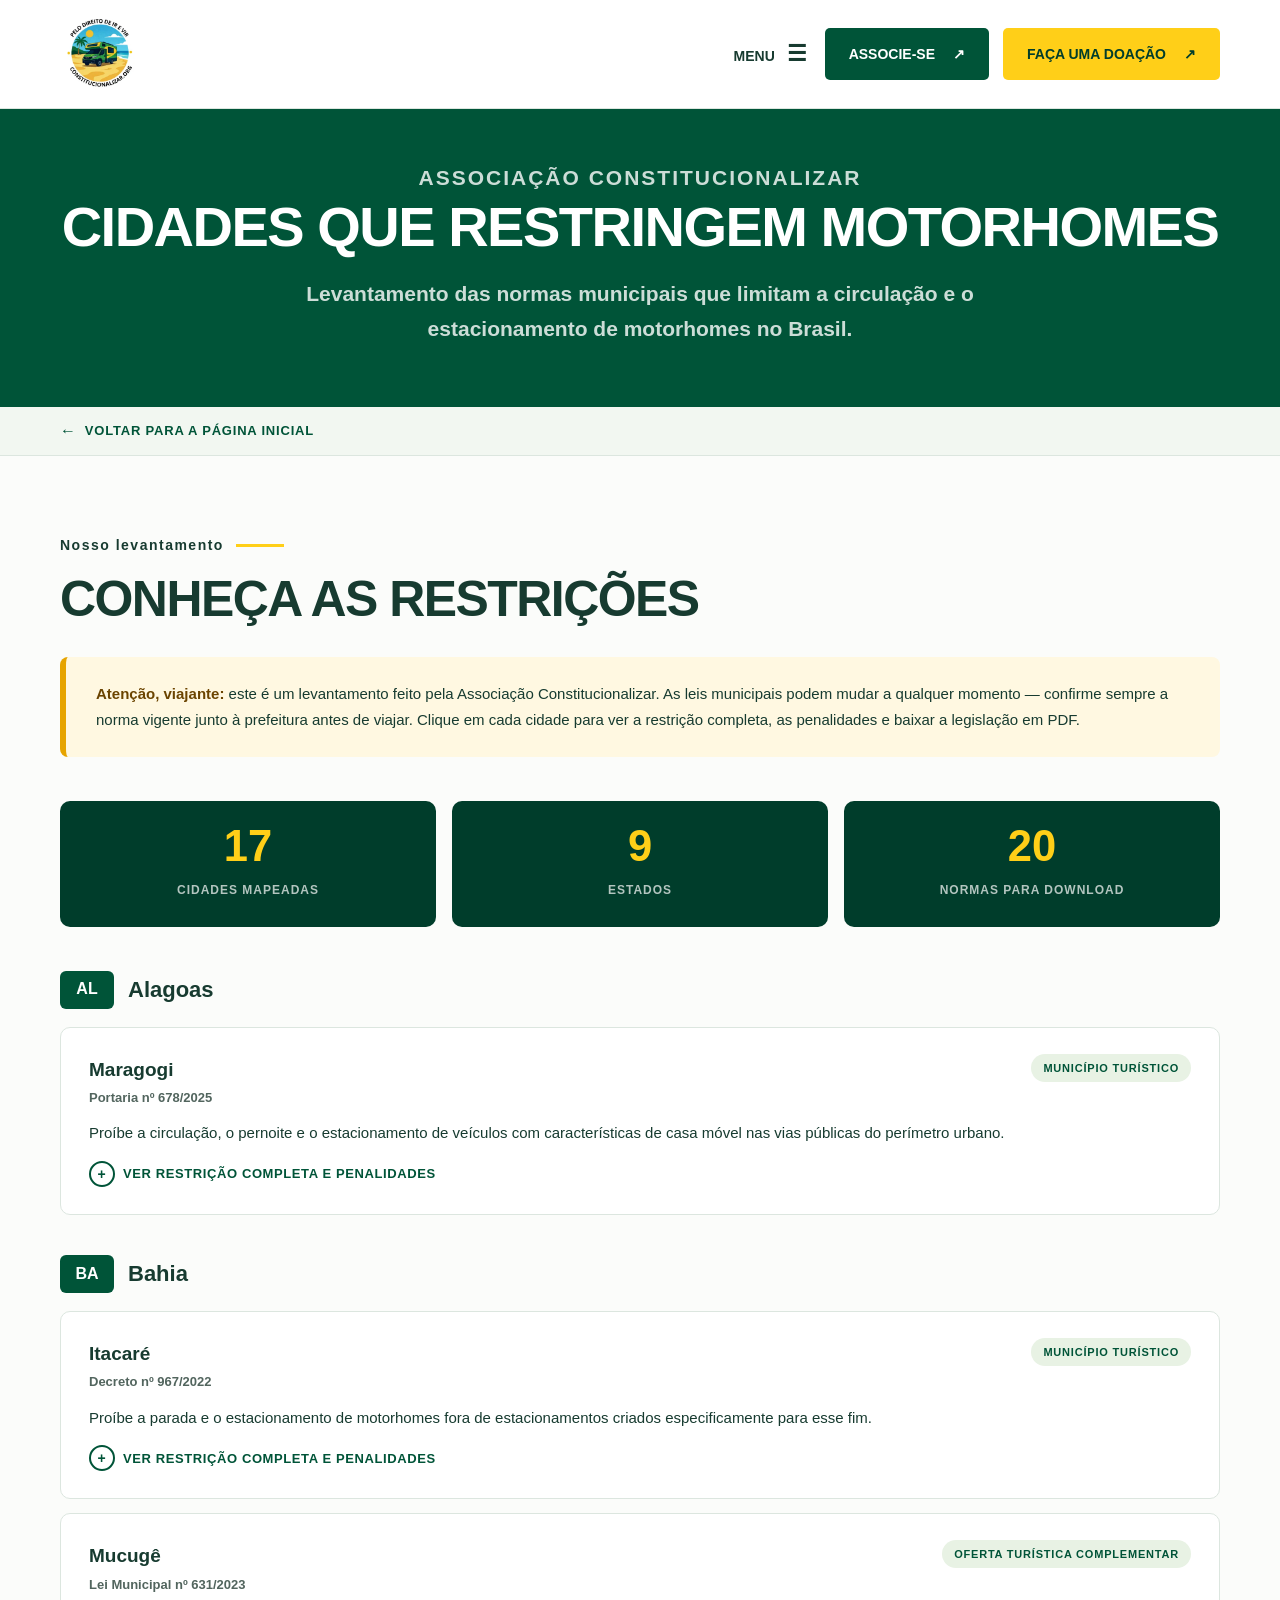
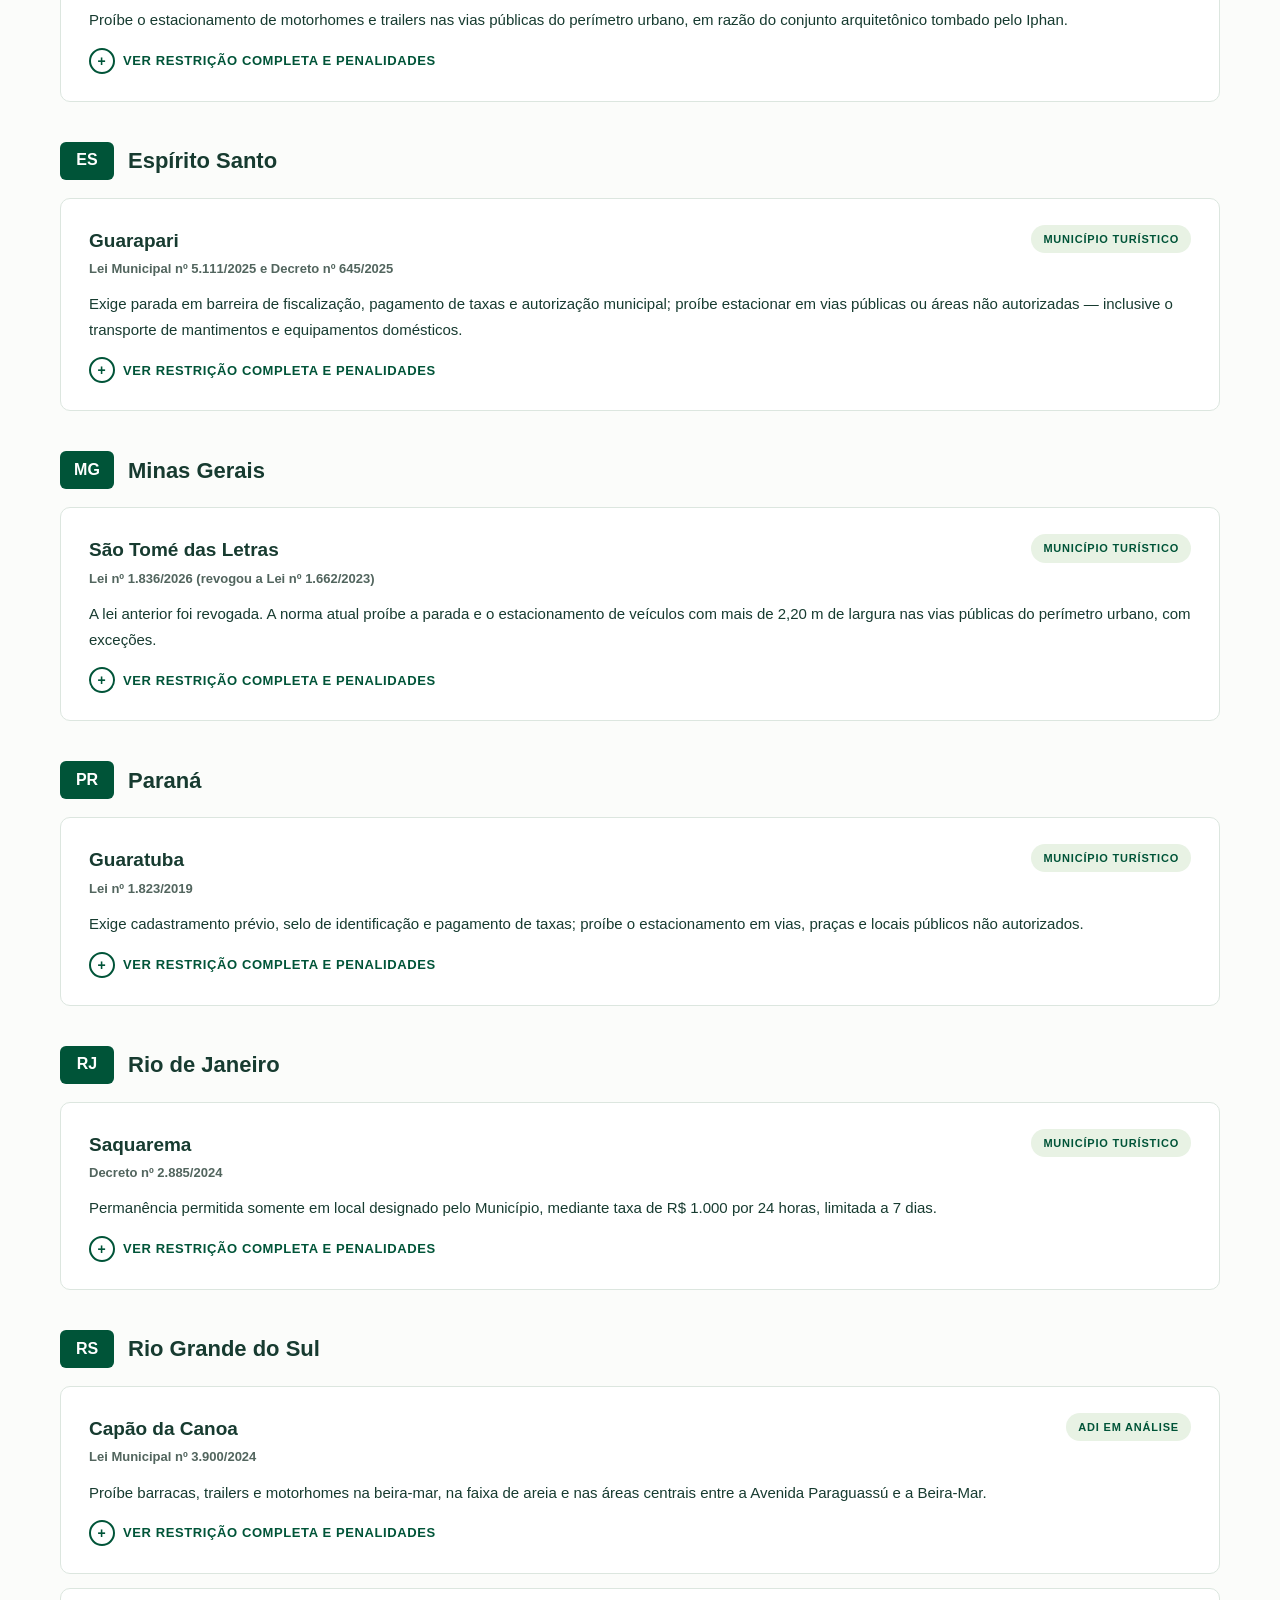
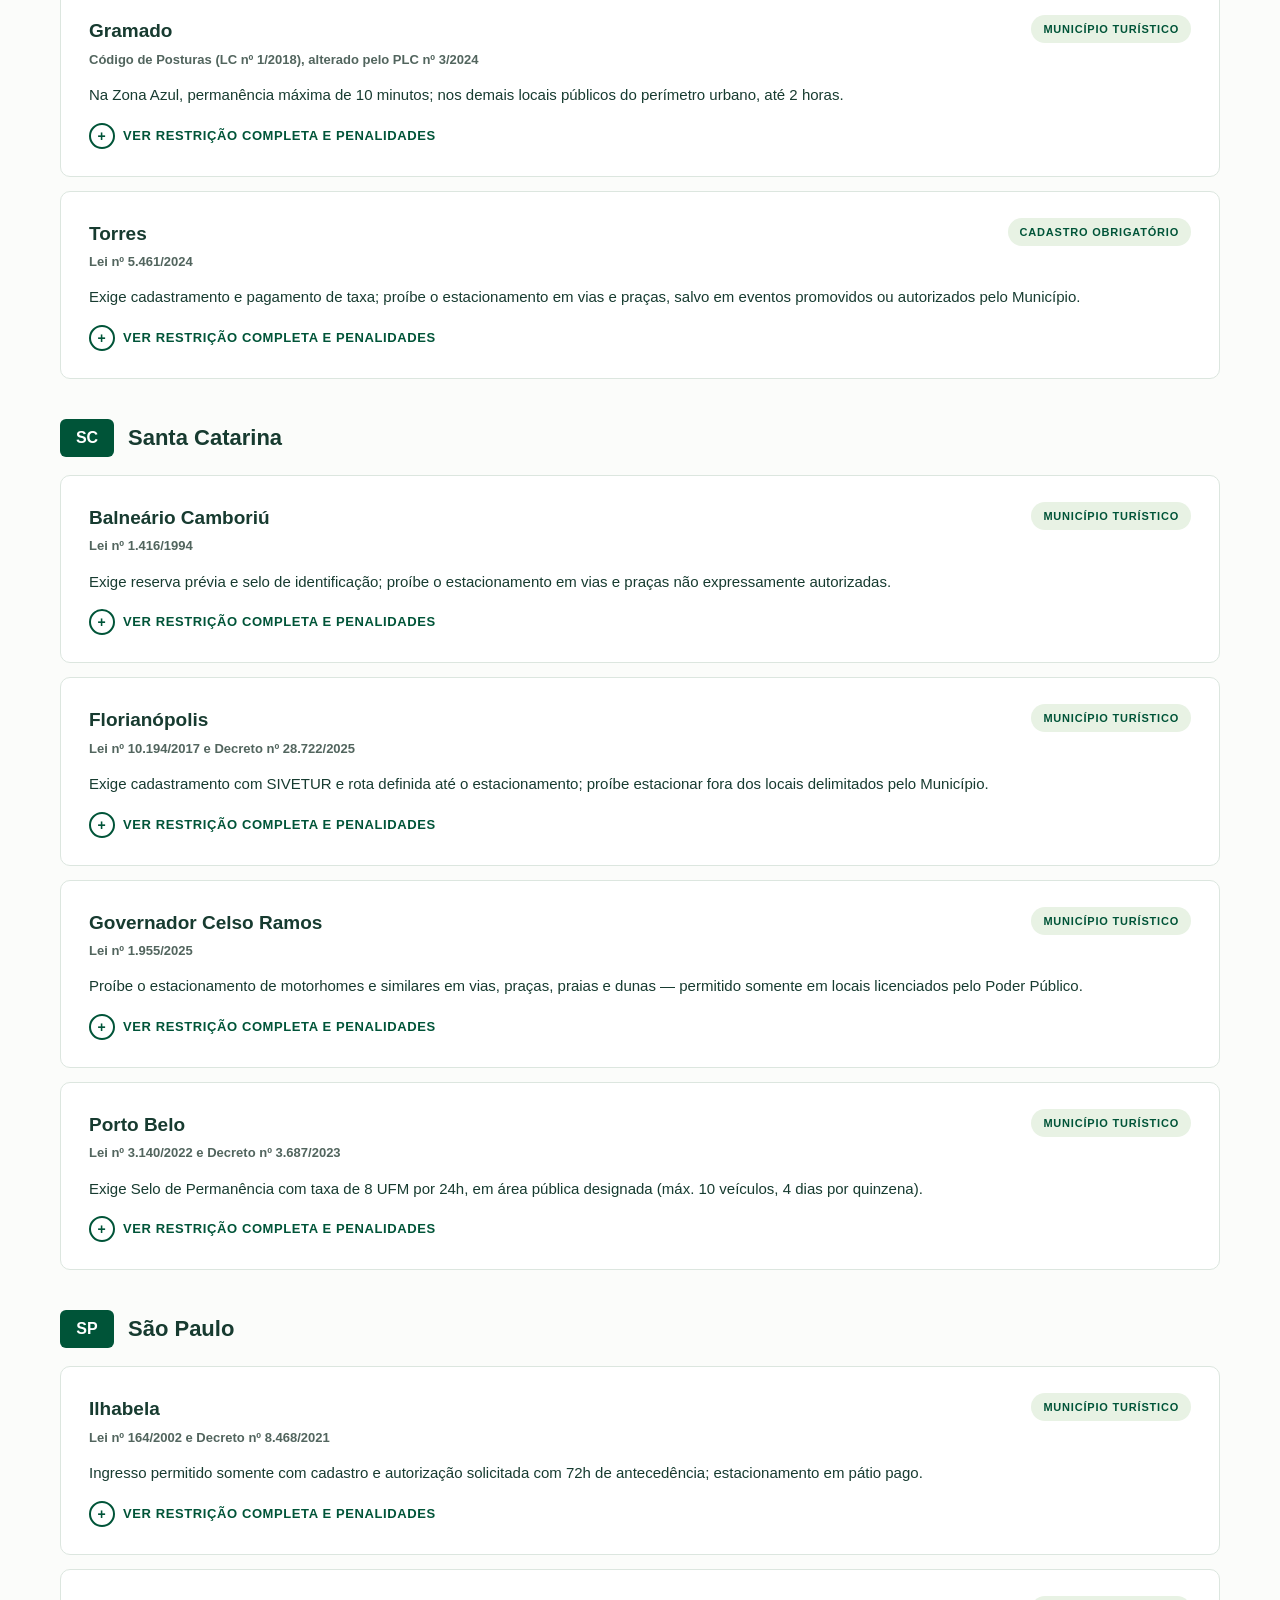
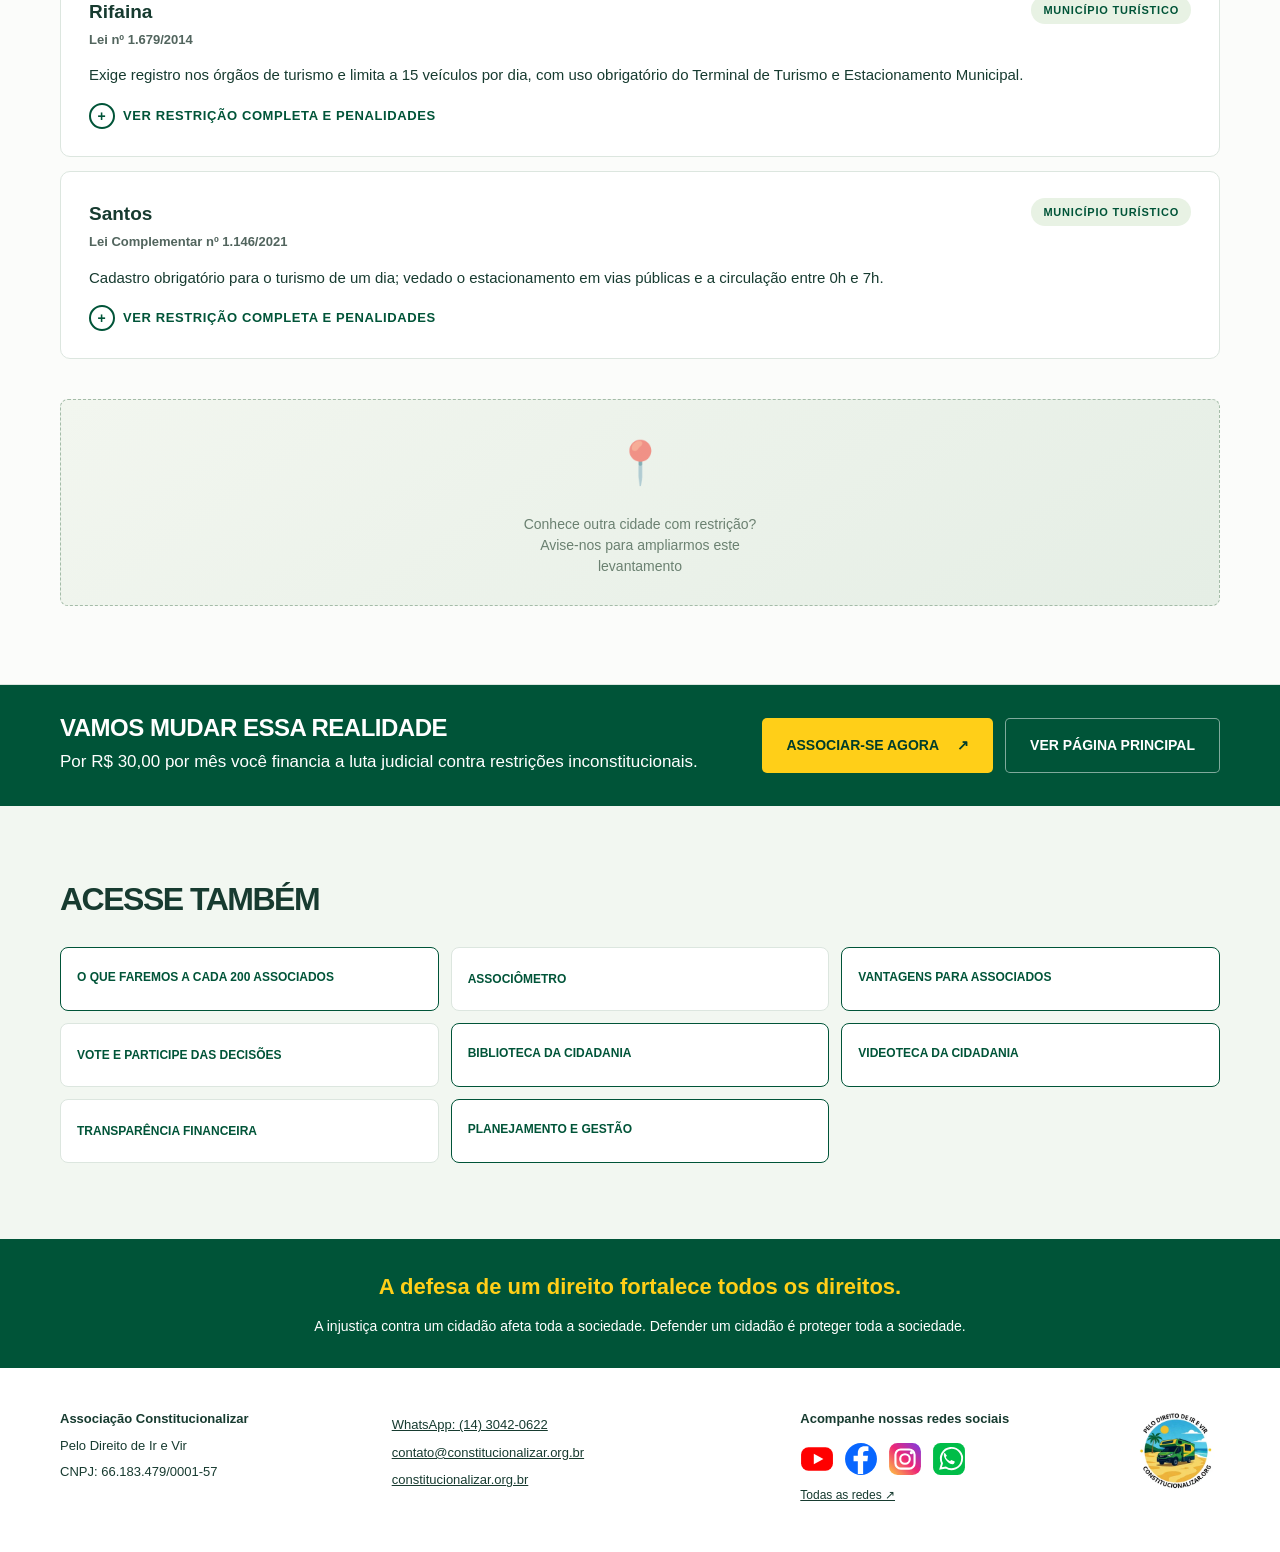
<file: cidades-restricoes.html>
<!DOCTYPE html>
<html lang="pt-BR">
<head>
    <meta charset="UTF-8">
    <meta name="viewport" content="width=device-width, initial-scale=1.0">
    <meta name="description" content="Levantamento da Associação Constitucionalizar: cidades brasileiras que restringem a circulação e o estacionamento de motorhomes, com normas, penalidades e legislação para download.">
    <meta name="keywords" content="motorhomes, restrições, cidades, legislação municipal, direito de ir e vir, constitucionalizar">
    <meta name="robots" content="index, follow">
    <meta property="og:title" content="Cidades que restringem motorhomes — Associação Constitucionalizar">
    <meta property="og:description" content="Veja quais cidades restringem motorhomes, quais são as normas e penalidades, e baixe a legislação de cada uma.">
    <meta property="og:type" content="website">
    <meta property="og:url" content="https://www.constitucionalizar.org.br/cidades-restricoes">
    <title>Cidades que restringem motorhomes — Associação Constitucionalizar</title>
    <link rel="icon" type="image/x-icon" href="assets/favicon/favicon.ico">
    <link rel="icon" type="image/png" sizes="32x32" href="assets/favicon/favicon-32.png">
    <link rel="icon" type="image/png" sizes="16x16" href="assets/favicon/favicon-16.png">
    <link rel="apple-touch-icon" sizes="48x48" href="assets/favicon/favicon-48.png">
    <link rel="stylesheet" href="styles.css?v=8">
    <style>
        /* ── Estilos específicos: cidades-restricoes.html ── */

        /* Hero da página interna */
        .page-hero {
            background: var(--green);
            color: #fff;
            padding: 52px 0 60px;
            text-align: center;
        }
        .page-hero-eyebrow {
            font-size: 13px;
            font-weight: 750;
            letter-spacing: 2px;
            text-transform: uppercase;
            color: var(--yellow);
            margin-bottom: 16px;
        }
        .page-hero h1 {
            color: #fff;
            font-size: clamp(30px, 4.6vw, 56px);
            line-height: 1.1;
            letter-spacing: -1.5px;
            margin: 0 0 20px;
            font-weight: 900;
            text-transform: uppercase;
        }
        .page-hero p {
            font-size: clamp(16px, 1.9vw, 21px);
            color: #ffffffcc;
            max-width: 760px;
            margin: 0 auto;
            font-weight: 600;
        }

        /* Aviso */
        .cities-notice {
            background: #fff8e1;
            border-left: 6px solid #e6a400;
            border-radius: 8px;
            padding: 24px 30px;
            margin-bottom: 44px;
            font-size: 15px;
            line-height: 1.75;
            color: var(--ink);
        }
        .cities-notice strong { color: #6b4400; }
        .cities-stats {
            display: grid;
            grid-template-columns: repeat(3, minmax(0, 1fr));
            gap: 16px;
            margin-bottom: 44px;
        }
        .stat-box {
            background: var(--deep);
            color: #fff;
            border-radius: 10px;
            padding: 24px;
            text-align: center;
        }
        .stat-box .stat-num {
            display: block;
            font-size: clamp(30px, 3.4vw, 44px);
            font-weight: 900;
            color: var(--yellow);
            line-height: 1;
            margin-bottom: 6px;
        }
        .stat-box .stat-label {
            font-size: 12px;
            font-weight: 750;
            letter-spacing: 1px;
            text-transform: uppercase;
            color: #ffffffb3;
        }

        /* Agrupamento por estado */
        .state-group { margin-bottom: 40px; }
        .state-group:last-of-type { margin-bottom: 0; }
        .state-title {
            display: flex;
            align-items: center;
            gap: 14px;
            margin-bottom: 18px;
        }
        .state-title .uf-badge {
            display: inline-flex;
            align-items: center;
            justify-content: center;
            min-width: 54px;
            height: 38px;
            padding: 0 12px;
            background: var(--green);
            color: #fff;
            font-size: 16px;
            font-weight: 850;
            border-radius: 6px;
        }
        .state-title h3 {
            margin: 0;
            font-size: 22px;
            color: var(--ink);
        }

        /* Card de cidade */
        .city-card {
            background: #fff;
            border: 1px solid var(--line);
            border-radius: 10px;
            padding: 26px 28px;
            margin-bottom: 14px;
        }
        .city-top {
            display: flex;
            align-items: flex-start;
            gap: 14px;
            flex-wrap: wrap;
        }
        .city-top h4 {
            margin: 0;
            font-size: 19px;
            color: var(--ink);
        }
        .city-norma {
            margin: 2px 0 0;
            font-size: 13px;
            font-weight: 700;
            color: var(--muted);
        }
        .city-badge {
            margin-left: auto;
            font-size: 11px;
            font-weight: 800;
            letter-spacing: .8px;
            text-transform: uppercase;
            color: var(--green);
            background: #e8f2e4;
            padding: 5px 12px;
            border-radius: 20px;
            white-space: nowrap;
        }
        .city-badge.revogada {
            color: #a82424;
            background: #fbe9e9;
        }
        .city-summary {
            font-size: 15px;
            line-height: 1.7;
            color: var(--ink);
            margin: 12px 0 0;
        }
        .city-details { margin-top: 14px; }
        .city-details summary {
            cursor: pointer;
            display: inline-flex;
            align-items: center;
            gap: 8px;
            font-size: 13px;
            font-weight: 800;
            color: var(--green);
            text-transform: uppercase;
            letter-spacing: .6px;
            list-style: none;
        }
        .city-details summary::-webkit-details-marker { display: none; }
        .city-details summary::before {
            content: '+';
            display: inline-flex;
            align-items: center;
            justify-content: center;
            width: 22px;
            height: 22px;
            border: 2px solid var(--green);
            border-radius: 50%;
            font-size: 14px;
            line-height: 1;
        }
        .city-details[open] summary::before { content: '–'; }
        .city-details summary:hover { text-decoration: underline; text-underline-offset: 4px; }
        .city-full {
            margin-top: 16px;
            border-top: 1px solid var(--line);
            padding-top: 16px;
        }
        .city-full h5 {
            margin: 0 0 6px;
            font-size: 13px;
            font-weight: 850;
            letter-spacing: 1px;
            text-transform: uppercase;
            color: var(--green);
        }
        .city-full p {
            font-size: 14px;
            line-height: 1.75;
            color: var(--muted);
            margin: 0 0 14px;
        }
        .city-dl {
            display: flex;
            gap: 10px;
            flex-wrap: wrap;
            margin-top: 6px;
        }
        .btn-download {
            display: inline-flex;
            align-items: center;
            gap: 10px;
            background: var(--yellow);
            color: var(--deep);
            font-size: 13px;
            font-weight: 800;
            text-decoration: none;
            text-transform: uppercase;
            letter-spacing: .5px;
            padding: 12px 22px;
            border-radius: 5px;
            transition: transform .2s, filter .2s;
        }
        .btn-download:hover { transform: translateY(-2px); filter: brightness(.96); }

        /* Responsivo */
        @media (max-width: 640px) {
            .page-hero { padding: 36px 0 44px; }
            .cities-stats { grid-template-columns: 1fr; }
            .city-card { padding: 20px; }
            .city-badge { margin-left: 0; }
            .btn-download { width: 100%; justify-content: center; }
        }
    </style>
</head>
<body>
<a class="skip-link" href="#conteudo">Pular para o conteúdo</a>

<header class="site-header">
<div class="container header-inner">
<a href="index.html" aria-label="Constitucionalizar — início"><img class="logo" src="assets/images/logo/logo-256.webp" width="88" height="88" alt="Associação Constitucionalizar"></a>
<div class="header-actions">
<details class="menu">
<summary>MENU <span aria-hidden="true">☰</span></summary>
<nav aria-label="Menu principal">
<a href="index.html">Página inicial</a>
<a href="index.html#historia">Nossa história</a>
<a href="index.html#atuacao">Nossa atuação</a>
<a href="index.html#associados">Por que precisamos de você</a>
<a href="index.html#como-atuaremos">Como atuaremos</a>
<a href="index.html#quem-somos">Quem somos</a>
<a href="index.html#projetos">Nossos projetos</a>
<a href="index.html#contato">Contato</a>
</nav>
</details>
<a class="cta-button cta-primary" href="https://www.constitucionalizar.org.br/#section-planos" target="_blank" rel="noopener noreferrer">ASSOCIE-SE <span aria-hidden="true">↗</span></a>
<a class="cta-button cta-secondary" href="https://loja.infinitepay.io/constitucionalizar" target="_blank" rel="noopener noreferrer">FAÇA UMA DOAÇÃO <span aria-hidden="true">↗</span></a>
</div>
</div>
</header>

<main id="conteudo">

    <!-- ══ HERO ══════════════════════════════════════════════════════ -->
    <section class="page-hero">
        <div class="container">
            <p class="page-hero-eyebrow">Associação Constitucionalizar</p>
            <h1>Cidades que restringem motorhomes</h1>
            <p>Levantamento das normas municipais que limitam a circulação e o estacionamento de motorhomes no Brasil.</p>
        </div>
    </section>

    <!-- Voltar para home -->
    <div class="back-nav">
        <div class="container">
            <a href="index.html" class="back-link">Voltar para a página inicial</a>
        </div>
    </div>

    <!-- ══ LEVANTAMENTO ═══════════════════════════════════════════════ -->
    <section class="story-section" id="levantamento">
        <div class="container">
            <p class="eyebrow">Nosso levantamento <span></span></p>
            <h2>Conheça as restrições</h2>

            <div class="cities-notice">
                <strong>Atenção, viajante:</strong> este é um levantamento feito pela Associação Constitucionalizar. As leis municipais podem mudar a qualquer momento — confirme sempre a norma vigente junto à prefeitura antes de viajar. Clique em cada cidade para ver a restrição completa, as penalidades e baixar a legislação em PDF.
            </div>

            <div class="cities-stats">
                <div class="stat-box">
                    <span class="stat-num">17</span>
                    <span class="stat-label">Cidades mapeadas</span>
                </div>
                <div class="stat-box">
                    <span class="stat-num">9</span>
                    <span class="stat-label">Estados</span>
                </div>
                <div class="stat-box">
                    <span class="stat-num">20</span>
                    <span class="stat-label">Normas para download</span>
                </div>
            </div>

            <!-- ── ALAGOAS ── -->
            <div class="state-group">
                <div class="state-title"><span class="uf-badge">AL</span><h3>Alagoas</h3></div>

                <div class="city-card">
                    <div class="city-top">
                        <div><h4>Maragogi</h4><p class="city-norma">Portaria nº 678/2025</p></div>
                        <span class="city-badge">Município turístico</span>
                    </div>
                    <p class="city-summary">Proíbe a circulação, o pernoite e o estacionamento de veículos com características de casa móvel nas vias públicas do perímetro urbano.</p>
                    <details class="city-details">
                        <summary>Ver restrição completa e penalidades</summary>
                        <div class="city-full">
                            <h5>Restrição</h5>
                            <p>Art. 4º — Fica proibida a circulação, pernoite e estacionamento de veículos com características de casa móvel nas vias públicas dentro do perímetro urbano do Município, entendendo-se como veículos de casa móvel o motorhome.</p>
                            <h5>Penalidade</h5>
                            <p>Art. 5º — Multa diária de 100 UFIRs, aplicada progressivamente a cada dia de reincidência; o veículo que permanecer por mais de 3 dias será guinchado.</p>
                            <div class="city-dl"><a class="btn-download" href="assets/pdfs/cidades/maragogi.pdf" target="_blank" rel="noopener noreferrer"><span aria-hidden="true">⬇</span> Baixar legislação (PDF)</a></div>
                        </div>
                    </details>
                </div>
            </div>

            <!-- ── BAHIA ── -->
            <div class="state-group">
                <div class="state-title"><span class="uf-badge">BA</span><h3>Bahia</h3></div>

                <div class="city-card">
                    <div class="city-top">
                        <div><h4>Itacaré</h4><p class="city-norma">Decreto nº 967/2022</p></div>
                        <span class="city-badge">Município turístico</span>
                    </div>
                    <p class="city-summary">Proíbe a parada e o estacionamento de motorhomes fora de estacionamentos criados especificamente para esse fim.</p>
                    <details class="city-details">
                        <summary>Ver restrição completa e penalidades</summary>
                        <div class="city-full">
                            <h5>Restrição</h5>
                            <p>Art. 5º — Fica terminantemente proibida a parada e o estacionamento de veículos tipo motorhome e similares fora do espaço destinado a estacionamentos privados e/ou públicos, a serem previamente criados para esse fim.</p>
                            <h5>Penalidade</h5>
                            <p>Art. 7º — Remoção do veículo estacionado em local proibido, com despesas de guincho e pátio por conta do proprietário, além das penalidades do Código de Trânsito Brasileiro.</p>
                            <div class="city-dl"><a class="btn-download" href="assets/pdfs/cidades/itacare.pdf" target="_blank" rel="noopener noreferrer"><span aria-hidden="true">⬇</span> Baixar legislação (PDF)</a></div>
                        </div>
                    </details>
                </div>

                <div class="city-card">
                    <div class="city-top">
                        <div><h4>Mucugê</h4><p class="city-norma">Lei Municipal nº 631/2023</p></div>
                        <span class="city-badge">Oferta turística complementar</span>
                    </div>
                    <p class="city-summary">Proíbe o estacionamento de motorhomes e trailers nas vias públicas do perímetro urbano, em razão do conjunto arquitetônico tombado pelo Iphan.</p>
                    <details class="city-details">
                        <summary>Ver restrição completa e penalidades</summary>
                        <div class="city-full">
                            <h5>Restrição</h5>
                            <p>Art. 1º — Fica proibido o estacionamento, em vias públicas do perímetro urbano de Mucugê, de veículos tipo motorhomes e qualquer tipo de trailers, tendo em vista o conjunto arquitetônico e paisagístico do Município ser tombado pelo Iphan.</p>
                            <h5>Penalidade</h5>
                            <p>Art. 4º — Multa de 100 UFIRs por dia, duplicada progressivamente nas reincidências; o veículo que permanecer por mais de 2 dias será guinchado.</p>
                            <div class="city-dl"><a class="btn-download" href="assets/pdfs/cidades/mucuge.pdf" target="_blank" rel="noopener noreferrer"><span aria-hidden="true">⬇</span> Baixar legislação (PDF)</a></div>
                        </div>
                    </details>
                </div>
            </div>

            <!-- ── ESPÍRITO SANTO ── -->
            <div class="state-group">
                <div class="state-title"><span class="uf-badge">ES</span><h3>Espírito Santo</h3></div>

                <div class="city-card">
                    <div class="city-top">
                        <div><h4>Guarapari</h4><p class="city-norma">Lei Municipal nº 5.111/2025 e Decreto nº 645/2025</p></div>
                        <span class="city-badge">Município turístico</span>
                    </div>
                    <p class="city-summary">Exige parada em barreira de fiscalização, pagamento de taxas e autorização municipal; proíbe estacionar em vias públicas ou áreas não autorizadas — inclusive o transporte de mantimentos e equipamentos domésticos.</p>
                    <details class="city-details">
                        <summary>Ver restrição completa e penalidades</summary>
                        <div class="city-full">
                            <h5>Restrição</h5>
                            <p>É proibido o estacionamento de motorhomes e demais veículos de destinação turística nas vias públicas ou em área privada não autorizada. Os veículos devem parar na barreira de fiscalização, pagar as taxas de embarque e desembarque e portar autorização municipal. É proibida ainda a entrada de veículos que transportem mantimentos, fogões, botijões de gás, geladeiras, ar-condicionado portátil e outros itens inflamáveis ou incompatíveis com a finalidade turística.</p>
                            <h5>Penalidade</h5>
                            <p>Advertência por escrito, multa, remoção do veículo ao pátio municipal (despesas por conta do infrator) e apreensão dos produtos transportados irregularmente.</p>
                            <div class="city-dl">
                                <a class="btn-download" href="assets/pdfs/cidades/guarapari-lei.pdf" target="_blank" rel="noopener noreferrer"><span aria-hidden="true">⬇</span> Baixar lei (PDF)</a>
                                <a class="btn-download" href="assets/pdfs/cidades/guarapari-decreto.pdf" target="_blank" rel="noopener noreferrer"><span aria-hidden="true">⬇</span> Baixar decreto (PDF)</a>
                            </div>
                        </div>
                    </details>
                </div>
            </div>

            <!-- ── MINAS GERAIS ── -->
            <div class="state-group">
                <div class="state-title"><span class="uf-badge">MG</span><h3>Minas Gerais</h3></div>

                <div class="city-card">
                    <div class="city-top">
                        <div><h4>São Tomé das Letras</h4><p class="city-norma">Lei nº 1.836/2026 (revogou a Lei nº 1.662/2023)</p></div>
                        <span class="city-badge">Município turístico</span>
                    </div>
                    <p class="city-summary">A lei anterior foi revogada. A norma atual proíbe a parada e o estacionamento de veículos com mais de 2,20 m de largura nas vias públicas do perímetro urbano, com exceções.</p>
                    <details class="city-details">
                        <summary>Ver restrição completa e penalidades</summary>
                        <div class="city-full">
                            <h5>Restrição</h5>
                            <p>Art. 2º — Proibida a parada e o estacionamento de veículos de médio e grande porte (largura superior a 2,20 m, ônibus, micro-ônibus e caminhões) em todas as vias públicas do perímetro urbano, exceto no eixo viário entre o portal de entrada da cidade e o Centro de Múltiplos Eventos. É vedada ainda a circulação de veículos com mais de 9 m de comprimento no perímetro urbano, salvo exceções (carga e descarga, emergência, saúde, hospedagem).</p>
                            <h5>Penalidade</h5>
                            <p>Art. 6º — Penalidades do Código de Trânsito Brasileiro, com atuação preventiva e orientadora da fiscalização municipal; em caso de recusa, acionamento da autoridade de trânsito para autuação.</p>
                            <div class="city-dl">
                                <a class="btn-download" href="assets/pdfs/cidades/sao-tome-das-letras-atual.pdf" target="_blank" rel="noopener noreferrer"><span aria-hidden="true">⬇</span> Baixar lei vigente (PDF)</a>
                                <a class="btn-download" href="assets/pdfs/cidades/sao-tome-das-letras-revogada.pdf" target="_blank" rel="noopener noreferrer"><span aria-hidden="true">⬇</span> Baixar lei revogada (PDF)</a>
                            </div>
                        </div>
                    </details>
                </div>
            </div>

            <!-- ── PARANÁ ── -->
            <div class="state-group">
                <div class="state-title"><span class="uf-badge">PR</span><h3>Paraná</h3></div>

                <div class="city-card">
                    <div class="city-top">
                        <div><h4>Guaratuba</h4><p class="city-norma">Lei nº 1.823/2019</p></div>
                        <span class="city-badge">Município turístico</span>
                    </div>
                    <p class="city-summary">Exige cadastramento prévio, selo de identificação e pagamento de taxas; proíbe o estacionamento em vias, praças e locais públicos não autorizados.</p>
                    <details class="city-details">
                        <summary>Ver restrição completa e penalidades</summary>
                        <div class="city-full">
                            <h5>Restrição</h5>
                            <p>Motorhomes, trailers e demais veículos de grande porte vindos de outros municípios precisam de cadastro e Selo de Identificação de Veículo de Turismo, com pagamento de taxas (motorhomes pagam 50% dos valores de ônibus). É proibido estacionar em vias públicas, praças ou locais não autorizados pela Secretaria de Urbanismo.</p>
                            <h5>Penalidade</h5>
                            <p>Bloqueio com grampos nos pneus e liberação somente após pagamento de multa de 30 UFM.</p>
                            <div class="city-dl"><a class="btn-download" href="assets/pdfs/cidades/guaratuba.pdf" target="_blank" rel="noopener noreferrer"><span aria-hidden="true">⬇</span> Baixar legislação (PDF)</a></div>
                        </div>
                    </details>
                </div>
            </div>

            <!-- ── RIO DE JANEIRO ── -->
            <div class="state-group">
                <div class="state-title"><span class="uf-badge">RJ</span><h3>Rio de Janeiro</h3></div>

                <div class="city-card">
                    <div class="city-top">
                        <div><h4>Saquarema</h4><p class="city-norma">Decreto nº 2.885/2024</p></div>
                        <span class="city-badge">Município turístico</span>
                    </div>
                    <p class="city-summary">Permanência permitida somente em local designado pelo Município, mediante taxa de R$ 1.000 por 24 horas, limitada a 7 dias.</p>
                    <details class="city-details">
                        <summary>Ver restrição completa e penalidades</summary>
                        <div class="city-full">
                            <h5>Restrição</h5>
                            <p>Local de permanência designado: área contígua ao acostamento da Rua Coronel João Catarino, bairro do Areal. Taxa de R$ 1.000 por veículo a cada 24 horas ou fração, com permanência máxima de 7 dias.</p>
                            <h5>Penalidade</h5>
                            <p>Veículos estacionados irregularmente ficam sujeitos a remoção, apreensão e multa de R$ 7.000.</p>
                            <div class="city-dl"><a class="btn-download" href="assets/pdfs/cidades/saquarema.pdf" target="_blank" rel="noopener noreferrer"><span aria-hidden="true">⬇</span> Baixar legislação (PDF)</a></div>
                        </div>
                    </details>
                </div>
            </div>

            <!-- ── RIO GRANDE DO SUL ── -->
            <div class="state-group">
                <div class="state-title"><span class="uf-badge">RS</span><h3>Rio Grande do Sul</h3></div>

                <div class="city-card">
                    <div class="city-top">
                        <div><h4>Capão da Canoa</h4><p class="city-norma">Lei Municipal nº 3.900/2024</p></div>
                        <span class="city-badge">ADI em análise</span>
                    </div>
                    <p class="city-summary">Proíbe barracas, trailers e motorhomes na beira-mar, na faixa de areia e nas áreas centrais entre a Avenida Paraguassú e a Beira-Mar.</p>
                    <details class="city-details">
                        <summary>Ver restrição completa e penalidades</summary>
                        <div class="city-full">
                            <h5>Restrição</h5>
                            <p>Proíbe a instalação de barracas de acampamento, estruturas de camping, estacionamento de trailers e motorhomes na beira-mar e faixa de areia, frente de residências e frente de ruas nas áreas centrais do Município.</p>
                            <h5>Penalidade</h5>
                            <p>Multa diária de 3 PTMs em caso de não retirada após notificação, dobrada em caso de reincidência. A norma é objeto da Ação Direta de Inconstitucionalidade nº 5208390-40.2024.8.21.7000/RS.</p>
                            <div class="city-dl"><a class="btn-download" href="assets/pdfs/cidades/capao-da-canoa.pdf" target="_blank" rel="noopener noreferrer"><span aria-hidden="true">⬇</span> Baixar legislação (PDF)</a></div>
                        </div>
                    </details>
                </div>

                <div class="city-card">
                    <div class="city-top">
                        <div><h4>Gramado</h4><p class="city-norma">Código de Posturas (LC nº 1/2018), alterado pelo PLC nº 3/2024</p></div>
                        <span class="city-badge">Município turístico</span>
                    </div>
                    <p class="city-summary">Na Zona Azul, permanência máxima de 10 minutos; nos demais locais públicos do perímetro urbano, até 2 horas.</p>
                    <details class="city-details">
                        <summary>Ver restrição completa e penalidades</summary>
                        <div class="city-full">
                            <h5>Restrição</h5>
                            <p>Art. 154-A — É proibido o estacionamento de motorhomes, trailers-casas e veículos utilizados como moradia nas vias da Zona Azul por período superior a 10 minutos. Nas praças e demais locais públicos não abrangidos pela Zona Azul, a permanência máxima é de 2 horas.</p>
                            <h5>Penalidade</h5>
                            <p>Excesso na Zona Azul: pena média. Permanência irregular: remoção e apreensão do veículo (pena grave). Reincidência ou impossibilidade de remoção: pena gravíssima, aplicada por dia, sem prejuízo do CTB.</p>
                            <div class="city-dl"><a class="btn-download" href="assets/pdfs/cidades/gramado.pdf" target="_blank" rel="noopener noreferrer"><span aria-hidden="true">⬇</span> Baixar legislação (PDF)</a></div>
                        </div>
                    </details>
                </div>

                <div class="city-card">
                    <div class="city-top">
                        <div><h4>Torres</h4><p class="city-norma">Lei nº 5.461/2024</p></div>
                        <span class="city-badge">Cadastro obrigatório</span>
                    </div>
                    <p class="city-summary">Exige cadastramento e pagamento de taxa; proíbe o estacionamento em vias e praças, salvo em eventos promovidos ou autorizados pelo Município.</p>
                    <details class="city-details">
                        <summary>Ver restrição completa e penalidades</summary>
                        <div class="city-full">
                            <h5>Restrição</h5>
                            <p>Motorhomes, trailers e demais veículos de grande porte vindos de outros municípios ficam condicionados a cadastramento para identificação de Veículo de Turismo e pagamento de taxa. É proibido estacionar em vias públicas, praças ou outros locais públicos.</p>
                            <h5>Penalidade</h5>
                            <p>Bloqueio com grampos nos pneus e liberação somente após pagamento de multa de 3 UFM.</p>
                            <div class="city-dl"><a class="btn-download" href="assets/pdfs/cidades/torres.pdf" target="_blank" rel="noopener noreferrer"><span aria-hidden="true">⬇</span> Baixar legislação (PDF)</a></div>
                        </div>
                    </details>
                </div>
            </div>

            <!-- ── SANTA CATARINA ── -->
            <div class="state-group">
                <div class="state-title"><span class="uf-badge">SC</span><h3>Santa Catarina</h3></div>

                <div class="city-card">
                    <div class="city-top">
                        <div><h4>Balneário Camboriú</h4><p class="city-norma">Lei nº 1.416/1994</p></div>
                        <span class="city-badge">Município turístico</span>
                    </div>
                    <p class="city-summary">Exige reserva prévia e selo de identificação; proíbe o estacionamento em vias e praças não expressamente autorizadas.</p>
                    <details class="city-details">
                        <summary>Ver restrição completa e penalidades</summary>
                        <div class="city-full">
                            <h5>Restrição</h5>
                            <p>A circulação e o estacionamento de motorhomes, trailers e veículos de grande porte ficam condicionados à prévia reserva na Secretaria de Turismo, que fornece o Selo de Identificação. É proibido estacionar em vias públicas, praças ou locais não autorizados pelo Poder Executivo.</p>
                            <h5>Penalidade</h5>
                            <p>Multa de 2 UFM, sem prejuízo da remoção do veículo para depósitos municipais e das penalidades de trânsito.</p>
                            <div class="city-dl"><a class="btn-download" href="assets/pdfs/cidades/balneario-camboriu.pdf" target="_blank" rel="noopener noreferrer"><span aria-hidden="true">⬇</span> Baixar legislação (PDF)</a></div>
                        </div>
                    </details>
                </div>

                <div class="city-card">
                    <div class="city-top">
                        <div><h4>Florianópolis</h4><p class="city-norma">Lei nº 10.194/2017 e Decreto nº 28.722/2025</p></div>
                        <span class="city-badge">Município turístico</span>
                    </div>
                    <p class="city-summary">Exige cadastramento com SIVETUR e rota definida até o estacionamento; proíbe estacionar fora dos locais delimitados pelo Município.</p>
                    <details class="city-details">
                        <summary>Ver restrição completa e penalidades</summary>
                        <div class="city-full">
                            <h5>Restrição</h5>
                            <p>Motorhomes, trailers, vans e micro-ônibus precisam de cadastramento e Selo de Identificação de Veículo de Turismo (SIVETUR), recebendo rota definida até o estacionamento — é vedada a circulação fora da rota e a comercialização de passeios durante a estadia. É proibido estacionar em vias, praças e locais não delimitados pelo Poder Executivo.</p>
                            <h5>Penalidade</h5>
                            <p>Taxa SIVETUR por visita e por pernoite (valores por categoria de veículo), além das sanções da legislação em vigor em caso de descumprimento.</p>
                            <div class="city-dl"><a class="btn-download" href="assets/pdfs/cidades/florianopolis.pdf" target="_blank" rel="noopener noreferrer"><span aria-hidden="true">⬇</span> Baixar legislação (PDF)</a></div>
                        </div>
                    </details>
                </div>

                <div class="city-card">
                    <div class="city-top">
                        <div><h4>Governador Celso Ramos</h4><p class="city-norma">Lei nº 1.955/2025</p></div>
                        <span class="city-badge">Município turístico</span>
                    </div>
                    <p class="city-summary">Proíbe o estacionamento de motorhomes e similares em vias, praças, praias e dunas — permitido somente em locais licenciados pelo Poder Público.</p>
                    <details class="city-details">
                        <summary>Ver restrição completa e penalidades</summary>
                        <div class="city-full">
                            <h5>Restrição</h5>
                            <p>Art. 5º — Fica proibido o estacionamento de motorhomes, trailers e veículos similares nas vias públicas, praças, praias, dunas e outros locais não delimitados pelo Poder Executivo. O estacionamento só é permitido em locais licenciados pelo Poder Público.</p>
                            <h5>Penalidade</h5>
                            <p>Multa de 10 UFM.</p>
                            <div class="city-dl"><a class="btn-download" href="assets/pdfs/cidades/governador-celso-ramos.pdf" target="_blank" rel="noopener noreferrer"><span aria-hidden="true">⬇</span> Baixar legislação (PDF)</a></div>
                        </div>
                    </details>
                </div>

                <div class="city-card">
                    <div class="city-top">
                        <div><h4>Porto Belo</h4><p class="city-norma">Lei nº 3.140/2022 e Decreto nº 3.687/2023</p></div>
                        <span class="city-badge">Município turístico</span>
                    </div>
                    <p class="city-summary">Exige Selo de Permanência com taxa de 8 UFM por 24h, em área pública designada (máx. 10 veículos, 4 dias por quinzena).</p>
                    <details class="city-details">
                        <summary>Ver restrição completa e penalidades</summary>
                        <div class="city-full">
                            <h5>Restrição</h5>
                            <p>É proibido estacionar motorhomes e trailers em vias e praças não autorizadas por mais de 2 horas. A permanência em local público exige o Selo de Permanência, válido para a área na Rua do CTG (máx. 10 veículos), com taxa de 8 UFM por período de 24h e estadia máxima de 4 dias por quinzena.</p>
                            <h5>Penalidade</h5>
                            <p>Estacionar sem o selo em local autorizado: multa de 100 UFM, além das penalidades do CTB.</p>
                            <div class="city-dl">
                                <a class="btn-download" href="assets/pdfs/cidades/porto-belo-lei.pdf" target="_blank" rel="noopener noreferrer"><span aria-hidden="true">⬇</span> Baixar lei (PDF)</a>
                                <a class="btn-download" href="assets/pdfs/cidades/porto-belo-decreto.pdf" target="_blank" rel="noopener noreferrer"><span aria-hidden="true">⬇</span> Baixar decreto (PDF)</a>
                            </div>
                        </div>
                    </details>
                </div>
            </div>

            <!-- ── SÃO PAULO ── -->
            <div class="state-group">
                <div class="state-title"><span class="uf-badge">SP</span><h3>São Paulo</h3></div>

                <div class="city-card">
                    <div class="city-top">
                        <div><h4>Ilhabela</h4><p class="city-norma">Lei nº 164/2002 e Decreto nº 8.468/2021</p></div>
                        <span class="city-badge">Município turístico</span>
                    </div>
                    <p class="city-summary">Ingresso permitido somente com cadastro e autorização solicitada com 72h de antecedência; estacionamento em pátio pago.</p>
                    <details class="city-details">
                        <summary>Ver restrição completa e penalidades</summary>
                        <div class="city-full">
                            <h5>Restrição</h5>
                            <p>O ingresso e a permanência de trailers e veículos equiparados exigem cadastro e pedido de permissão junto à Secretaria de Turismo com antecedência mínima de 72 horas. O estacionamento é restrito ao pátio da Barra Velha (ou locais delimitados), mediante preço público.</p>
                            <h5>Penalidade</h5>
                            <p>Multa de 10 vezes o valor do preço público (R$ 300/dia para vans, peruas e trailers), sem prejuízo da remoção ao depósito municipal.</p>
                            <div class="city-dl"><a class="btn-download" href="assets/pdfs/cidades/ilha-bela.pdf" target="_blank" rel="noopener noreferrer"><span aria-hidden="true">⬇</span> Baixar legislação (PDF)</a></div>
                        </div>
                    </details>
                </div>

                <div class="city-card">
                    <div class="city-top">
                        <div><h4>Rifaina</h4><p class="city-norma">Lei nº 1.679/2014</p></div>
                        <span class="city-badge">Município turístico</span>
                    </div>
                    <p class="city-summary">Exige registro nos órgãos de turismo e limita a 15 veículos por dia, com uso obrigatório do Terminal de Turismo e Estacionamento Municipal.</p>
                    <details class="city-details">
                        <summary>Ver restrição completa e penalidades</summary>
                        <div class="city-full">
                            <h5>Restrição</h5>
                            <p>O trânsito de ônibus de fretamento e veículos especiais (trailers, micro-ônibus, vans adaptadas) exige registro no DNER, DER e Embratur. A Secretaria de Turismo pode alterar quantidade e período de permanência, observado o limite de 15 veículos por dia.</p>
                            <h5>Penalidade</h5>
                            <p>Multa de 100 UFESP (dobrada na reincidência), remoção ao pátio municipal e suspensão da operação da empresa por 90 dias.</p>
                            <div class="city-dl"><a class="btn-download" href="assets/pdfs/cidades/rifaina.pdf" target="_blank" rel="noopener noreferrer"><span aria-hidden="true">⬇</span> Baixar legislação (PDF)</a></div>
                        </div>
                    </details>
                </div>

                <div class="city-card">
                    <div class="city-top">
                        <div><h4>Santos</h4><p class="city-norma">Lei Complementar nº 1.146/2021</p></div>
                        <span class="city-badge">Município turístico</span>
                    </div>
                    <p class="city-summary">Cadastro obrigatório para o turismo de um dia; vedado o estacionamento em vias públicas e a circulação entre 0h e 7h.</p>
                    <details class="city-details">
                        <summary>Ver restrição completa e penalidades</summary>
                        <div class="city-full">
                            <h5>Restrição</h5>
                            <p>O acesso à cidade por motorhomes, trailers e veículos com mais de 10 pessoas exige cadastro (P.E.T.). É vedado o estacionamento desses veículos nas vias e logradouros públicos, bem como a circulação entre 0h e 7h, inclusive para embarque e desembarque.</p>
                            <h5>Penalidade</h5>
                            <p>Multa de R$ 2.000, dobrada na reincidência, sem prejuízo do CTB e do Código de Posturas.</p>
                            <div class="city-dl"><a class="btn-download" href="assets/pdfs/cidades/santos.pdf" target="_blank" rel="noopener noreferrer"><span aria-hidden="true">⬇</span> Baixar legislação (PDF)</a></div>
                        </div>
                    </details>
                </div>
            </div>

            <!-- Espaço para novas cidades -->
            <div class="image-placeholder" style="min-height:160px;margin-top:32px">
                <span aria-hidden="true">📍</span>
                <small>Conhece outra cidade com restrição? Avise-nos para ampliarmos este levantamento</small>
            </div>

        </div>
    </section>

    <!-- ══ CTA BAND ═══════════════════════════════════════════════════ -->
    <section class="cta-band">
        <div class="container">
            <div>
                <h2>Vamos mudar essa realidade</h2>
                <p>Por R$ 30,00 por mês você financia a luta judicial contra restrições inconstitucionais.</p>
            </div>
            <div class="button-group">
                <a href="https://www.constitucionalizar.org.br/#section-planos" class="cta-button cta-primary" target="_blank" rel="noopener noreferrer">ASSOCIAR-SE AGORA <span aria-hidden="true">↗</span></a>
                <a href="index.html" class="cta-button cta-secondary">VER PÁGINA PRINCIPAL</a>
            </div>
        </div>
    </section>

    <!-- ══ ACESSE TAMBÉM ══════════════════════════════════════════════ -->
    <section class="related-section">
        <div class="container">
            <h2>Acesse também</h2>
            <div class="related-links">
                <a href="cada-200-associados.html" class="related-link-active">O que faremos a cada 200 associados</a>
                <button type="button" disabled data-link-slot="associometro">Associômetro</button>
                <a href="vantagens.html" class="related-link-active">Vantagens para associados</a>
                <button type="button" disabled data-link-slot="decisoes">Vote e participe das decisões</button>
                <a href="biblioteca.html" class="related-link-active">Biblioteca da cidadania</a>
                <a href="videoteca.html" class="related-link-active">Videoteca da cidadania</a>
                <button type="button" disabled data-link-slot="transparencia">Transparência financeira</button>
                <a href="planejamento.html" class="related-link-active">Planejamento e gestão</a>
            </div>
        </div>
    </section>

</main>

<footer id="contato">
<div class="footer-motto">
<div class="container"><strong>A defesa de um direito fortalece todos os direitos.</strong>
<p>A injustiça contra um cidadão afeta toda a sociedade. Defender um cidadão é proteger toda a sociedade.</p>
</div>
</div>
<div class="container footer-inner">
<div><strong>Associação Constitucionalizar</strong>
<p>Pelo Direito de Ir e Vir</p>
<p>CNPJ: 66.183.479/0001-57</p>
</div>
<div class="footer-contact"><a href="https://wa.me/551430420622" target="_blank" rel="noopener noreferrer">WhatsApp: (14) 3042-0622</a><a href="mailto:contato@constitucionalizar.org.br">contato@constitucionalizar.org.br</a><a href="https://www.constitucionalizar.org.br" target="_blank" rel="noopener noreferrer">constitucionalizar.org.br</a></div>
<div class="footer-social"><strong>Acompanhe nossas redes sociais</strong><div class="social-icons" aria-label="Redes sociais">
<button class="social-icon youtube" type="button" disabled data-link-slot="youtube" aria-label="YouTube — link em breve"><svg viewBox="0 0 32 32" aria-hidden="true"><rect x="1" y="5" width="30" height="22" rx="7" fill="currentColor"/><path d="m13 11 9 5-9 5z" fill="#fff"/></svg></button>
<button class="social-icon facebook" type="button" disabled data-link-slot="facebook" aria-label="Facebook — link em breve"><svg viewBox="0 0 32 32" aria-hidden="true"><circle cx="16" cy="16" r="15" fill="currentColor"/><path d="M18 30V18h4l.6-5H18v-2c0-1.5.5-2.5 2.5-2.5H23V4.2c-.8-.1-2-.2-3.6-.2-3.7 0-6.4 2.3-6.4 6.5V13H9v5h4v12z" fill="#fff"/></svg></button>
<button class="social-icon instagram" type="button" disabled data-link-slot="instagram" aria-label="Instagram — link em breve"><svg viewBox="0 0 32 32" aria-hidden="true"><defs><linearGradient id="instagram-gradient" x1="0" y1="1" x2="1" y2="0"><stop stop-color="#ffca41"/><stop offset=".5" stop-color="#ee2776"/><stop offset="1" stop-color="#773ce6"/></linearGradient></defs><rect x="1" y="1" width="30" height="30" rx="8" fill="url(#instagram-gradient)"/><rect x="7" y="7" width="18" height="18" rx="5" fill="none" stroke="#fff" stroke-width="2"/><circle cx="16" cy="16" r="4.5" fill="none" stroke="#fff" stroke-width="2"/><circle cx="22" cy="10" r="1.5" fill="#fff"/></svg></button>
<a class="social-icon whatsapp" href="https://wa.me/551430420622" target="_blank" rel="noopener noreferrer" aria-label="Falar pelo WhatsApp"><svg viewBox="0 0 32 32" aria-hidden="true"><rect x="1" y="1" width="30" height="30" rx="7" fill="currentColor"/><path d="M8 25l1.4-5A10 10 0 1 1 13 24z" fill="none" stroke="#fff" stroke-width="1.8"/><path d="M12 10c-3 2 2 10 7 11 2 0 3-3 2-3l-3-1-1 1c-2-1-4-3-4-4l1-1z" fill="#fff"/></svg></a>
</div><a class="social-hub" href="https://bio.bob.app.br/constitucionalizar-org" target="_blank" rel="noopener noreferrer">Todas as redes ↗</a></div>
<img src="assets/images/logo/logo-256.webp" alt="Constitucionalizar" width="88" height="88" loading="lazy">
</div>
</footer>

<script src="script.js?v=8"></script>
</body>
</html>
</file>
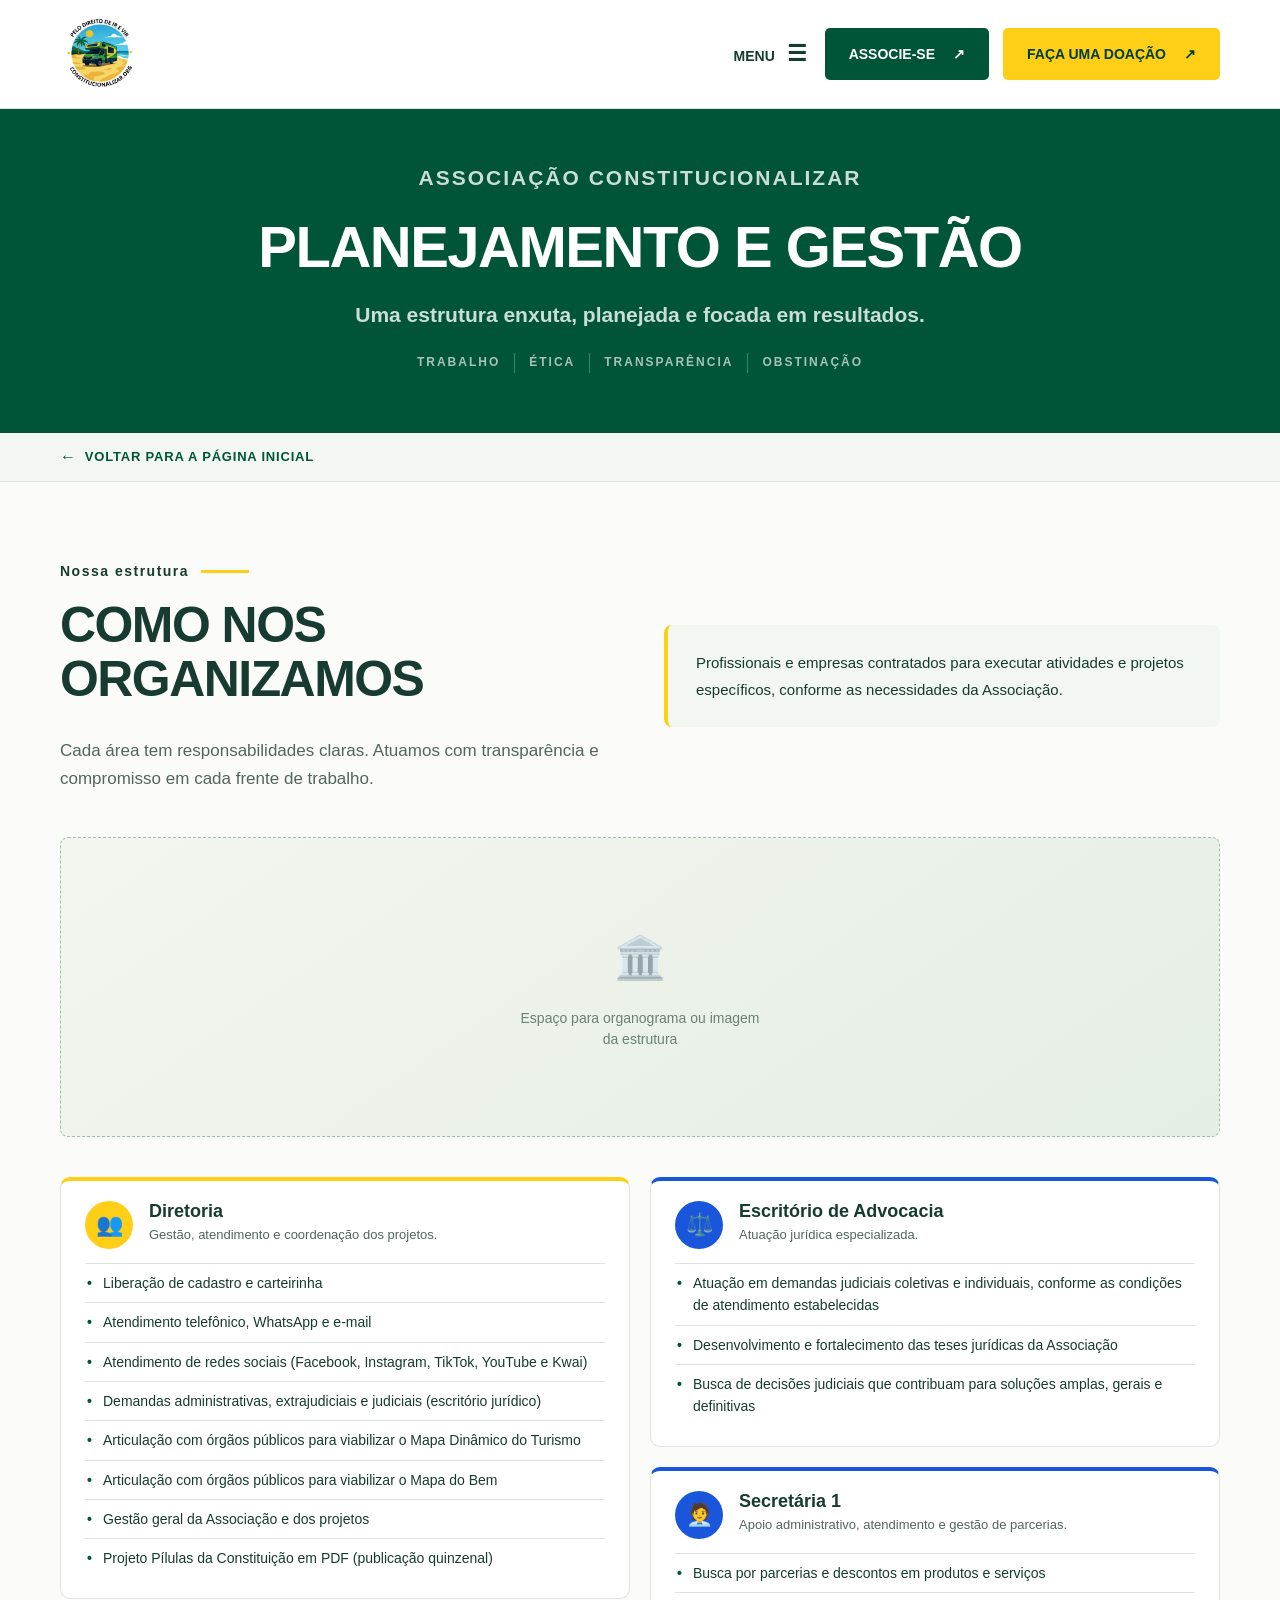
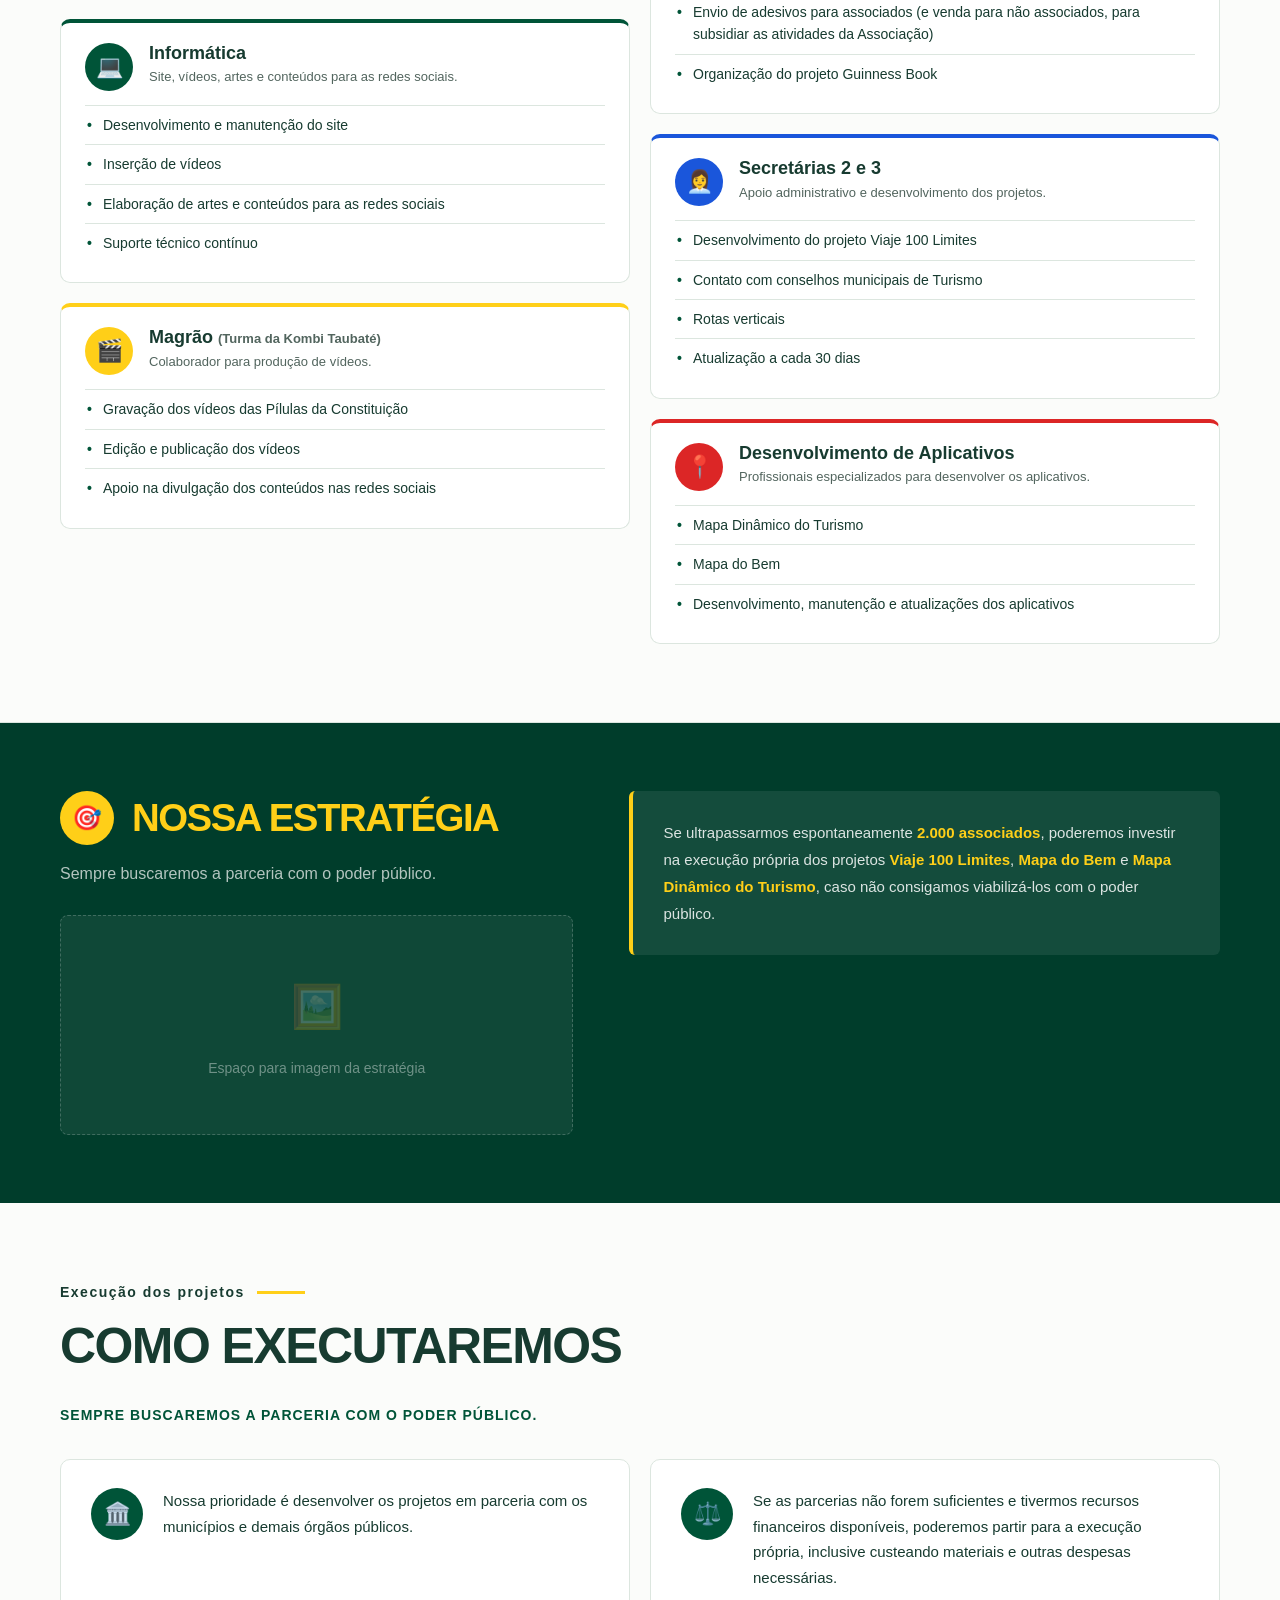
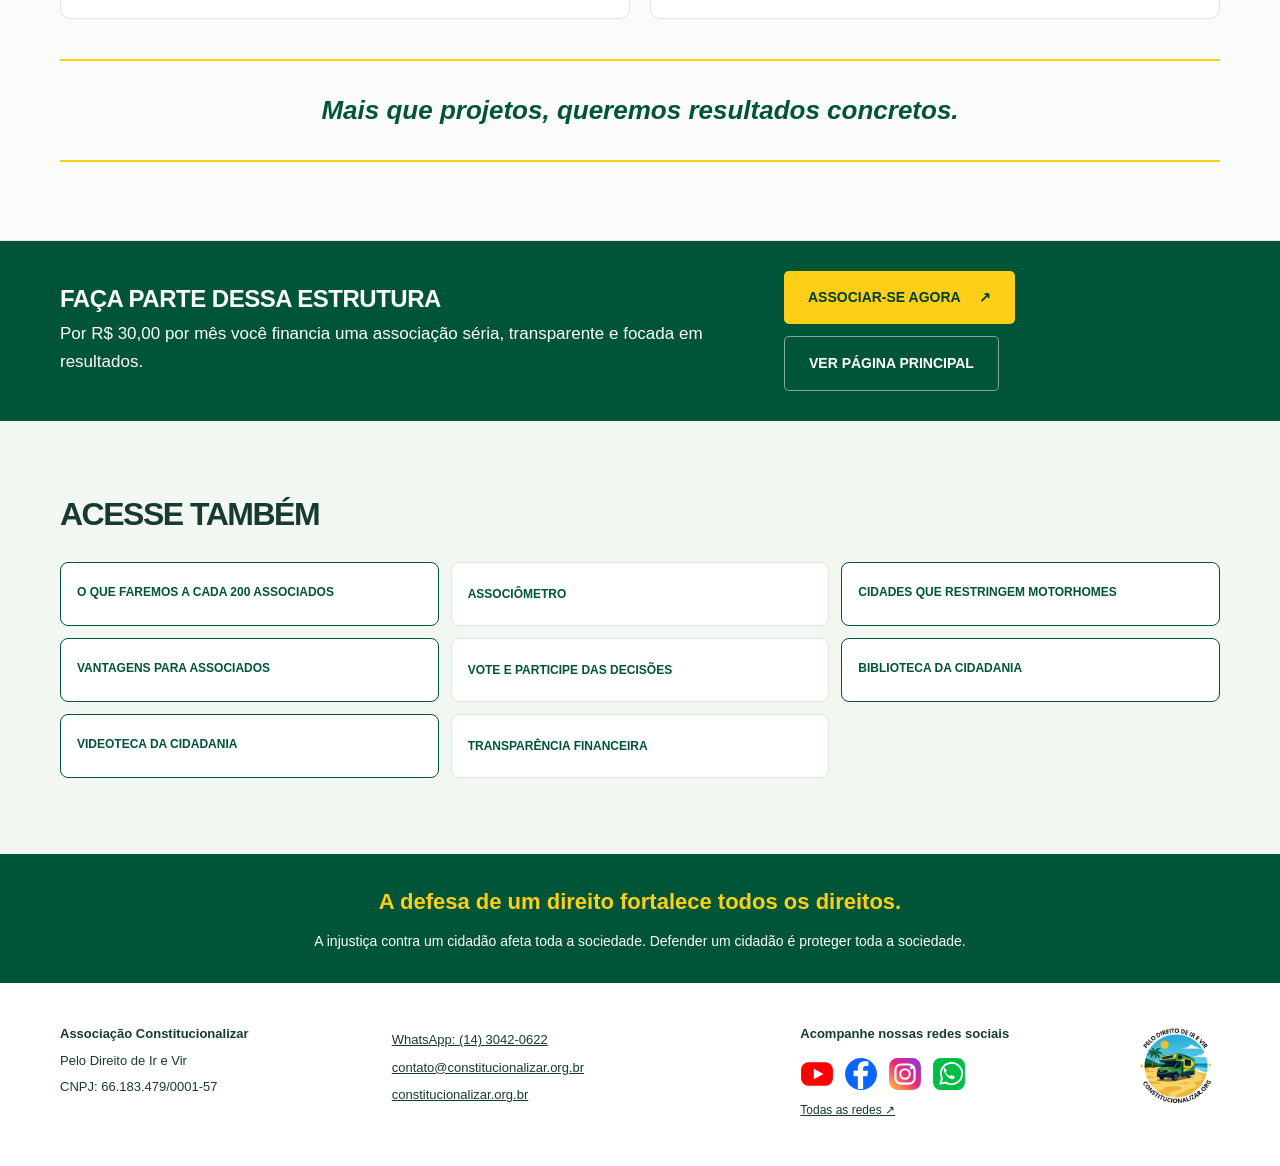
<file: planejamento.html>
<!DOCTYPE html>
<html lang="pt-BR">
<head>
    <meta charset="UTF-8">
    <meta name="viewport" content="width=device-width, initial-scale=1.0">
    <meta name="description" content="Planejamento e Gestão da Associação Constitucionalizar: estrutura, equipe, estratégia e execução dos projetos.">
    <meta name="keywords" content="planejamento, gestão, constitucionalizar, estrutura, diretoria, escritório advocacia, projetos">
    <meta name="robots" content="index, follow">
    <meta property="og:title" content="Planejamento e Gestão — Associação Constitucionalizar">
    <meta property="og:description" content="Conheça a estrutura, a equipe e a estratégia da Associação Constitucionalizar para defender o direito de ir e vir.">
    <meta property="og:type" content="website">
    <meta property="og:url" content="https://www.constitucionalizar.org.br/planejamento">
    <title>Planejamento e Gestão — Associação Constitucionalizar</title>
    <link rel="icon" type="image/x-icon" href="assets/favicon/favicon.ico">
    <link rel="icon" type="image/png" sizes="32x32" href="assets/favicon/favicon-32.png">
    <link rel="icon" type="image/png" sizes="16x16" href="assets/favicon/favicon-16.png">
    <link rel="apple-touch-icon" sizes="48x48" href="assets/favicon/favicon-48.png">
    <link rel="stylesheet" href="styles.css?v=8">
    <style>
        /* ── Estilos específicos: planejamento.html ── */

        /* Hero da página interna */
        .page-hero {
            background: var(--green);
            color: #fff;
            padding: 52px 0 60px;
            text-align: center;
        }
        .page-hero-eyebrow {
            font-size: 13px;
            font-weight: 750;
            letter-spacing: 2px;
            text-transform: uppercase;
            color: var(--yellow);
            margin-bottom: 16px;
        }
        .page-hero h1 {
            color: #fff;
            font-size: clamp(32px, 4.8vw, 58px);
            line-height: 1.08;
            letter-spacing: -1.5px;
            margin: 0 0 20px;
            font-weight: 900;
            text-transform: uppercase;
        }
        .page-hero > .container > p {
            font-size: clamp(16px, 1.9vw, 21px);
            color: rgba(255,255,255,.8);
            max-width: 700px;
            margin: 0 auto 20px;
            font-weight: 600;
        }

        /* Valores na hero */
        .page-values {
            display: flex;
            justify-content: center;
            align-items: center;
            gap: 0;
            flex-wrap: wrap;
            margin-top: 4px;
        }
        .page-values span {
            font-size: 12px;
            font-weight: 750;
            letter-spacing: 2px;
            text-transform: uppercase;
            color: rgba(255,255,255,.65);
            padding: 0 14px;
            border-right: 1px solid rgba(255,255,255,.25);
        }
        .page-values span:last-child { border-right: none; }

        /* Intro estrutura */
        .structure-intro {
            display: grid;
            grid-template-columns: 1fr 1fr;
            gap: 48px;
            align-items: center;
            margin-bottom: 44px;
        }
        .structure-lead {
            font-size: 17px;
            color: var(--muted);
            margin: 0;
        }
        .structure-note {
            font-size: 15px;
            line-height: 1.8;
            color: var(--ink);
            margin: 0;
            padding: 24px 28px;
            background: var(--pale);
            border-radius: 8px;
            border-left: 4px solid var(--yellow);
        }

        /* Grid de duas colunas para os cargos */
        .org-grid {
            display: grid;
            grid-template-columns: 1fr 1fr;
            gap: 20px;
            align-items: start;
        }
        .org-col {
            display: flex;
            flex-direction: column;
            gap: 20px;
        }

        /* Card de função */
        .role-card {
            background: #fff;
            border: 1px solid var(--line);
            border-radius: 10px;
            overflow: hidden;
        }
        .role-card-yellow { border-top: 4px solid #ffcf18; }
        .role-card-green  { border-top: 4px solid var(--green); }
        .role-card-blue   { border-top: 4px solid #1a56db; }
        .role-card-red    { border-top: 4px solid #dc2626; }

        .role-card-header {
            display: flex;
            align-items: flex-start;
            gap: 16px;
            padding: 20px 24px 14px;
        }
        .role-icon {
            width: 48px;
            height: 48px;
            border-radius: 50%;
            display: flex;
            align-items: center;
            justify-content: center;
            flex: 0 0 48px;
            font-size: 22px;
        }
        .role-icon-yellow { background: #ffcf18; }
        .role-icon-green  { background: var(--green); color: #fff; }
        .role-icon-blue   { background: #1a56db; color: #fff; }
        .role-icon-red    { background: #dc2626; color: #fff; }

        .role-card-header-text h3 {
            font-size: 18px;
            font-weight: 850;
            margin: 0 0 4px;
            color: var(--ink);
            line-height: 1.2;
        }
        .role-card-header-text p {
            font-size: 13px;
            color: var(--muted);
            margin: 0;
            line-height: 1.4;
        }
        .role-card-body { padding: 0 24px 20px; }

        .role-list {
            list-style: none;
            padding: 0;
            margin: 0;
        }
        .role-list li {
            font-size: 14px;
            line-height: 1.6;
            color: var(--ink);
            padding: 8px 0 8px 18px;
            border-top: 1px solid var(--line);
            position: relative;
        }
        .role-list li::before {
            content: "•";
            color: var(--green);
            position: absolute;
            left: 2px;
            font-weight: 800;
        }

        /* Nossa Estratégia */
        .strategy-section {
            padding: 68px 0;
            background: var(--deep);
            color: #fff;
        }
        .strategy-inner {
            display: grid;
            grid-template-columns: 1fr 1.15fr;
            gap: 56px;
            align-items: start;
        }
        .strategy-title-row {
            display: flex;
            align-items: center;
            gap: 18px;
            margin-bottom: 16px;
        }
        .strategy-icon {
            width: 54px;
            height: 54px;
            border-radius: 50%;
            background: var(--yellow);
            display: flex;
            align-items: center;
            justify-content: center;
            font-size: 24px;
            flex: 0 0 54px;
        }
        .strategy-section h2 {
            color: var(--yellow);
            margin: 0;
            font-size: clamp(26px, 3vw, 40px);
        }
        .strategy-lead {
            font-size: 16px;
            color: rgba(255,255,255,.7);
            margin: 0 0 28px;
        }
        .strategy-note {
            background: rgba(255,255,255,.08);
            border-left: 4px solid var(--yellow);
            border-radius: 6px;
            padding: 28px 30px;
        }
        .strategy-note p {
            font-size: 15px;
            line-height: 1.8;
            color: rgba(255,255,255,.85);
            margin: 0;
        }
        .strategy-note strong { color: var(--yellow); }

        /* Execução dos Projetos */
        .execution-grid {
            display: grid;
            grid-template-columns: 1fr 1fr;
            gap: 20px;
            margin-top: 32px;
        }
        .execution-card {
            background: #fff;
            border: 1px solid var(--line);
            border-radius: 10px;
            padding: 28px 30px;
            display: flex;
            gap: 20px;
            align-items: flex-start;
        }
        .exec-icon {
            width: 52px;
            height: 52px;
            border-radius: 50%;
            background: var(--green);
            color: #fff;
            display: flex;
            align-items: center;
            justify-content: center;
            font-size: 22px;
            flex: 0 0 52px;
        }
        .execution-card p {
            font-size: 15px;
            line-height: 1.7;
            margin: 0;
            color: var(--ink);
        }
        .exec-subtitle {
            font-size: 14px;
            font-weight: 800;
            letter-spacing: 1px;
            text-transform: uppercase;
            color: var(--green);
            margin: 8px 0 0;
        }
        .execution-quote {
            margin-top: 40px;
            text-align: center;
            font-size: clamp(18px, 2.2vw, 26px);
            font-weight: 850;
            color: var(--green);
            font-style: italic;
            padding: 28px 16px;
            border-top: 2px solid var(--yellow);
            border-bottom: 2px solid var(--yellow);
        }

        /* Responsivo */
        @media (max-width: 900px) {
            .structure-intro { grid-template-columns: 1fr; gap: 24px; }
            .org-grid { grid-template-columns: 1fr; }
            .strategy-inner { grid-template-columns: 1fr; gap: 32px; }
            .execution-grid { grid-template-columns: 1fr; }
        }
        @media (max-width: 640px) {
            .page-hero { padding: 36px 0 44px; }
            .page-values { gap: 4px; }
            .page-values span { font-size: 11px; padding: 0 10px; }
            .role-card-header { padding: 18px 18px 12px; }
            .role-card-body { padding: 0 18px 18px; }
            .execution-card { padding: 22px 20px; gap: 14px; }
            .exec-icon { flex-basis: 44px; width: 44px; height: 44px; font-size: 18px; }
        }
    </style>
</head>
<body>
<a class="skip-link" href="#conteudo">Pular para o conteúdo</a>

<header class="site-header">
<div class="container header-inner">
<a href="index.html" aria-label="Constitucionalizar — início"><img class="logo" src="assets/images/logo/logo-256.webp" width="88" height="88" alt="Associação Constitucionalizar"></a>
<div class="header-actions">
<details class="menu">
<summary>MENU <span aria-hidden="true">☰</span></summary>
<nav aria-label="Menu principal">
<a href="index.html">Página inicial</a>
<a href="index.html#historia">Nossa história</a>
<a href="index.html#atuacao">Nossa atuação</a>
<a href="index.html#associados">Por que precisamos de você</a>
<a href="index.html#como-atuaremos">Como atuaremos</a>
<a href="index.html#quem-somos">Quem somos</a>
<a href="index.html#projetos">Nossos projetos</a>
<a href="index.html#contato">Contato</a>
</nav>
</details>
<a class="cta-button cta-primary" href="https://www.constitucionalizar.org.br/#section-planos" target="_blank" rel="noopener noreferrer">ASSOCIE-SE <span aria-hidden="true">↗</span></a>
<a class="cta-button cta-secondary" href="https://loja.infinitepay.io/constitucionalizar" target="_blank" rel="noopener noreferrer">FAÇA UMA DOAÇÃO <span aria-hidden="true">↗</span></a>
</div>
</div>
</header>

<main id="conteudo">

    <!-- ══ HERO ══════════════════════════════════════════════════════ -->
    <section class="page-hero">
        <div class="container">
            <p class="page-hero-eyebrow">Associação Constitucionalizar</p>
            <h1>Planejamento e Gestão</h1>
            <p>Uma estrutura enxuta, planejada e focada em resultados.</p>
            <div class="page-values">
                <span>Trabalho</span>
                <span>Ética</span>
                <span>Transparência</span>
                <span>Obstinação</span>
            </div>
        </div>
    </section>

    <!-- Voltar para home -->
    <div class="back-nav">
        <div class="container">
            <a href="index.html" class="back-link">Voltar para a página inicial</a>
        </div>
    </div>

    <!-- ══ NOSSA ESTRUTURA ═══════════════════════════════════════════ -->
    <section class="story-section" id="estrutura">
        <div class="container">

            <div class="structure-intro">
                <div>
                    <p class="eyebrow">Nossa estrutura <span></span></p>
                    <h2>Como nos organizamos</h2>
                    <p class="structure-lead">Cada área tem responsabilidades claras. Atuamos com transparência e compromisso em cada frente de trabalho.</p>
                </div>
                <p class="structure-note">Profissionais e empresas contratados para executar atividades e projetos específicos, conforme as necessidades da Associação.</p>
            </div>

            <!-- Espaço para organograma ou imagem -->
            <div class="image-placeholder" style="min-height:300px;margin-bottom:40px">
                <span aria-hidden="true">🏛️</span>
                <small>Espaço para organograma ou imagem da estrutura</small>
            </div>

            <div class="org-grid">

                <!-- ── COLUNA ESQUERDA ── -->
                <div class="org-col">

                    <div class="role-card role-card-yellow">
                        <div class="role-card-header">
                            <div class="role-icon role-icon-yellow" aria-hidden="true">👥</div>
                            <div class="role-card-header-text">
                                <h3>Diretoria</h3>
                                <p>Gestão, atendimento e coordenação dos projetos.</p>
                            </div>
                        </div>
                        <div class="role-card-body">
                            <ul class="role-list">
                                <li>Liberação de cadastro e carteirinha</li>
                                <li>Atendimento telefônico, WhatsApp e e-mail</li>
                                <li>Atendimento de redes sociais (Facebook, Instagram, TikTok, YouTube e Kwai)</li>
                                <li>Demandas administrativas, extrajudiciais e judiciais (escritório jurídico)</li>
                                <li>Articulação com órgãos públicos para viabilizar o Mapa Dinâmico do Turismo</li>
                                <li>Articulação com órgãos públicos para viabilizar o Mapa do Bem</li>
                                <li>Gestão geral da Associação e dos projetos</li>
                                <li>Projeto Pílulas da Constituição em PDF (publicação quinzenal)</li>
                            </ul>
                        </div>
                    </div>

                    <div class="role-card role-card-green">
                        <div class="role-card-header">
                            <div class="role-icon role-icon-green" aria-hidden="true">💻</div>
                            <div class="role-card-header-text">
                                <h3>Informática</h3>
                                <p>Site, vídeos, artes e conteúdos para as redes sociais.</p>
                            </div>
                        </div>
                        <div class="role-card-body">
                            <ul class="role-list">
                                <li>Desenvolvimento e manutenção do site</li>
                                <li>Inserção de vídeos</li>
                                <li>Elaboração de artes e conteúdos para as redes sociais</li>
                                <li>Suporte técnico contínuo</li>
                            </ul>
                        </div>
                    </div>

                    <div class="role-card role-card-yellow">
                        <div class="role-card-header">
                            <div class="role-icon role-icon-yellow" aria-hidden="true">🎬</div>
                            <div class="role-card-header-text">
                                <h3>Magrão <span style="font-size:13px;font-weight:600;color:var(--muted)">(Turma da Kombi Taubaté)</span></h3>
                                <p>Colaborador para produção de vídeos.</p>
                            </div>
                        </div>
                        <div class="role-card-body">
                            <ul class="role-list">
                                <li>Gravação dos vídeos das Pílulas da Constituição</li>
                                <li>Edição e publicação dos vídeos</li>
                                <li>Apoio na divulgação dos conteúdos nas redes sociais</li>
                            </ul>
                        </div>
                    </div>

                </div>

                <!-- ── COLUNA DIREITA ── -->
                <div class="org-col">

                    <div class="role-card role-card-blue">
                        <div class="role-card-header">
                            <div class="role-icon role-icon-blue" aria-hidden="true">⚖️</div>
                            <div class="role-card-header-text">
                                <h3>Escritório de Advocacia</h3>
                                <p>Atuação jurídica especializada.</p>
                            </div>
                        </div>
                        <div class="role-card-body">
                            <ul class="role-list">
                                <li>Atuação em demandas judiciais coletivas e individuais, conforme as condições de atendimento estabelecidas</li>
                                <li>Desenvolvimento e fortalecimento das teses jurídicas da Associação</li>
                                <li>Busca de decisões judiciais que contribuam para soluções amplas, gerais e definitivas</li>
                            </ul>
                        </div>
                    </div>

                    <div class="role-card role-card-blue">
                        <div class="role-card-header">
                            <div class="role-icon role-icon-blue" aria-hidden="true">🧑‍💼</div>
                            <div class="role-card-header-text">
                                <h3>Secretária 1</h3>
                                <p>Apoio administrativo, atendimento e gestão de parcerias.</p>
                            </div>
                        </div>
                        <div class="role-card-body">
                            <ul class="role-list">
                                <li>Busca por parcerias e descontos em produtos e serviços</li>
                                <li>Envio de adesivos para associados (e venda para não associados, para subsidiar as atividades da Associação)</li>
                                <li>Organização do projeto Guinness Book</li>
                            </ul>
                        </div>
                    </div>

                    <div class="role-card role-card-blue">
                        <div class="role-card-header">
                            <div class="role-icon role-icon-blue" aria-hidden="true">👩‍💼</div>
                            <div class="role-card-header-text">
                                <h3>Secretárias 2 e 3</h3>
                                <p>Apoio administrativo e desenvolvimento dos projetos.</p>
                            </div>
                        </div>
                        <div class="role-card-body">
                            <ul class="role-list">
                                <li>Desenvolvimento do projeto Viaje 100 Limites</li>
                                <li>Contato com conselhos municipais de Turismo</li>
                                <li>Rotas verticais</li>
                                <li>Atualização a cada 30 dias</li>
                            </ul>
                        </div>
                    </div>

                    <div class="role-card role-card-red">
                        <div class="role-card-header">
                            <div class="role-icon role-icon-red" aria-hidden="true">📍</div>
                            <div class="role-card-header-text">
                                <h3>Desenvolvimento de Aplicativos</h3>
                                <p>Profissionais especializados para desenvolver os aplicativos.</p>
                            </div>
                        </div>
                        <div class="role-card-body">
                            <ul class="role-list">
                                <li>Mapa Dinâmico do Turismo</li>
                                <li>Mapa do Bem</li>
                                <li>Desenvolvimento, manutenção e atualizações dos aplicativos</li>
                            </ul>
                        </div>
                    </div>

                </div>
            </div>
        </div>
    </section>

    <!-- ══ NOSSA ESTRATÉGIA ══════════════════════════════════════════ -->
    <section class="strategy-section" id="estrategia">
        <div class="container">
            <div class="strategy-inner">

                <div>
                    <div class="strategy-title-row">
                        <div class="strategy-icon" aria-hidden="true">🎯</div>
                        <h2>Nossa Estratégia</h2>
                    </div>
                    <p class="strategy-lead">Sempre buscaremos a parceria com o poder público.</p>

                    <!-- Espaço para imagem -->
                    <div class="image-placeholder" style="min-height:220px;background:rgba(255,255,255,.06);border-color:rgba(255,255,255,.2);color:rgba(255,255,255,.4)">
                        <span aria-hidden="true">🖼️</span>
                        <small>Espaço para imagem da estratégia</small>
                    </div>
                </div>

                <div class="strategy-note">
                    <p>Se ultrapassarmos espontaneamente <strong>2.000 associados</strong>, poderemos investir na execução própria dos projetos <strong>Viaje 100 Limites</strong>, <strong>Mapa do Bem</strong> e <strong>Mapa Dinâmico do Turismo</strong>, caso não consigamos viabilizá-los com o poder público.</p>
                </div>

            </div>
        </div>
    </section>

    <!-- ══ EXECUÇÃO DOS PROJETOS ═════════════════════════════════════ -->
    <section class="story-section" id="execucao">
        <div class="container">

            <p class="eyebrow">Execução dos projetos <span></span></p>
            <h2>Como executaremos</h2>
            <p class="exec-subtitle">Sempre buscaremos a parceria com o poder público.</p>

            <div class="execution-grid">
                <div class="execution-card">
                    <div class="exec-icon" aria-hidden="true">🏛️</div>
                    <p>Nossa prioridade é desenvolver os projetos em parceria com os municípios e demais órgãos públicos.</p>
                </div>
                <div class="execution-card">
                    <div class="exec-icon" aria-hidden="true">⚖️</div>
                    <p>Se as parcerias não forem suficientes e tivermos recursos financeiros disponíveis, poderemos partir para a execução própria, inclusive custeando materiais e outras despesas necessárias.</p>
                </div>
            </div>

            <p class="execution-quote">Mais que projetos, queremos resultados concretos.</p>

        </div>
    </section>

    <!-- ══ CTA BAND ═══════════════════════════════════════════════════ -->
    <section class="cta-band">
        <div class="container">
            <div>
                <h2>Faça parte dessa estrutura</h2>
                <p>Por R$ 30,00 por mês você financia uma associação séria, transparente e focada em resultados.</p>
            </div>
            <div class="button-group">
                <a href="https://www.constitucionalizar.org.br/#section-planos" class="cta-button cta-primary" target="_blank" rel="noopener noreferrer">ASSOCIAR-SE AGORA <span aria-hidden="true">↗</span></a>
                <a href="index.html" class="cta-button cta-secondary">VER PÁGINA PRINCIPAL</a>
            </div>
        </div>
    </section>

    <!-- ══ ACESSE TAMBÉM ══════════════════════════════════════════════ -->
    <section class="related-section">
        <div class="container">
            <h2>Acesse também</h2>
            <div class="related-links">
                <a href="cada-200-associados.html" class="related-link-active">O que faremos a cada 200 associados</a>
                <button type="button" disabled data-link-slot="associometro">Associômetro</button>
                <a href="cidades-restricoes.html" class="related-link-active">Cidades que restringem motorhomes</a>
                <a href="vantagens.html" class="related-link-active">Vantagens para associados</a>
                <button type="button" disabled data-link-slot="decisoes">Vote e participe das decisões</button>
                <a href="biblioteca.html" class="related-link-active">Biblioteca da cidadania</a>
                <a href="videoteca.html" class="related-link-active">Videoteca da cidadania</a>
                <button type="button" disabled data-link-slot="transparencia">Transparência financeira</button>
            </div>
        </div>
    </section>

</main>

<footer id="contato">
<div class="footer-motto">
<div class="container"><strong>A defesa de um direito fortalece todos os direitos.</strong>
<p>A injustiça contra um cidadão afeta toda a sociedade. Defender um cidadão é proteger toda a sociedade.</p>
</div>
</div>
<div class="container footer-inner">
<div><strong>Associação Constitucionalizar</strong>
<p>Pelo Direito de Ir e Vir</p>
<p>CNPJ: 66.183.479/0001-57</p>
</div>
<div class="footer-contact"><a href="https://wa.me/551430420622" target="_blank" rel="noopener noreferrer">WhatsApp: (14) 3042-0622</a><a href="mailto:contato@constitucionalizar.org.br">contato@constitucionalizar.org.br</a><a href="https://www.constitucionalizar.org.br" target="_blank" rel="noopener noreferrer">constitucionalizar.org.br</a></div>
<div class="footer-social"><strong>Acompanhe nossas redes sociais</strong><div class="social-icons" aria-label="Redes sociais">
<button class="social-icon youtube" type="button" disabled data-link-slot="youtube" aria-label="YouTube — link em breve"><svg viewBox="0 0 32 32" aria-hidden="true"><rect x="1" y="5" width="30" height="22" rx="7" fill="currentColor"/><path d="m13 11 9 5-9 5z" fill="#fff"/></svg></button>
<button class="social-icon facebook" type="button" disabled data-link-slot="facebook" aria-label="Facebook — link em breve"><svg viewBox="0 0 32 32" aria-hidden="true"><circle cx="16" cy="16" r="15" fill="currentColor"/><path d="M18 30V18h4l.6-5H18v-2c0-1.5.5-2.5 2.5-2.5H23V4.2c-.8-.1-2-.2-3.6-.2-3.7 0-6.4 2.3-6.4 6.5V13H9v5h4v12z" fill="#fff"/></svg></button>
<button class="social-icon instagram" type="button" disabled data-link-slot="instagram" aria-label="Instagram — link em breve"><svg viewBox="0 0 32 32" aria-hidden="true"><defs><linearGradient id="instagram-gradient" x1="0" y1="1" x2="1" y2="0"><stop stop-color="#ffca41"/><stop offset=".5" stop-color="#ee2776"/><stop offset="1" stop-color="#773ce6"/></linearGradient></defs><rect x="1" y="1" width="30" height="30" rx="8" fill="url(#instagram-gradient)"/><rect x="7" y="7" width="18" height="18" rx="5" fill="none" stroke="#fff" stroke-width="2"/><circle cx="16" cy="16" r="4.5" fill="none" stroke="#fff" stroke-width="2"/><circle cx="22" cy="10" r="1.5" fill="#fff"/></svg></button>
<a class="social-icon whatsapp" href="https://wa.me/551430420622" target="_blank" rel="noopener noreferrer" aria-label="Falar pelo WhatsApp"><svg viewBox="0 0 32 32" aria-hidden="true"><rect x="1" y="1" width="30" height="30" rx="7" fill="currentColor"/><path d="M8 25l1.4-5A10 10 0 1 1 13 24z" fill="none" stroke="#fff" stroke-width="1.8"/><path d="M12 10c-3 2 2 10 7 11 2 0 3-3 2-3l-3-1-1 1c-2-1-4-3-4-4l1-1z" fill="#fff"/></svg></a>
</div><a class="social-hub" href="https://bio.bob.app.br/constitucionalizar-org" target="_blank" rel="noopener noreferrer">Todas as redes ↗</a></div>
<img src="assets/images/logo/logo-256.webp" alt="Constitucionalizar" width="88" height="88" loading="lazy">
</div>
</footer><script src="script.js?v=8"></script></body></html>
</file>
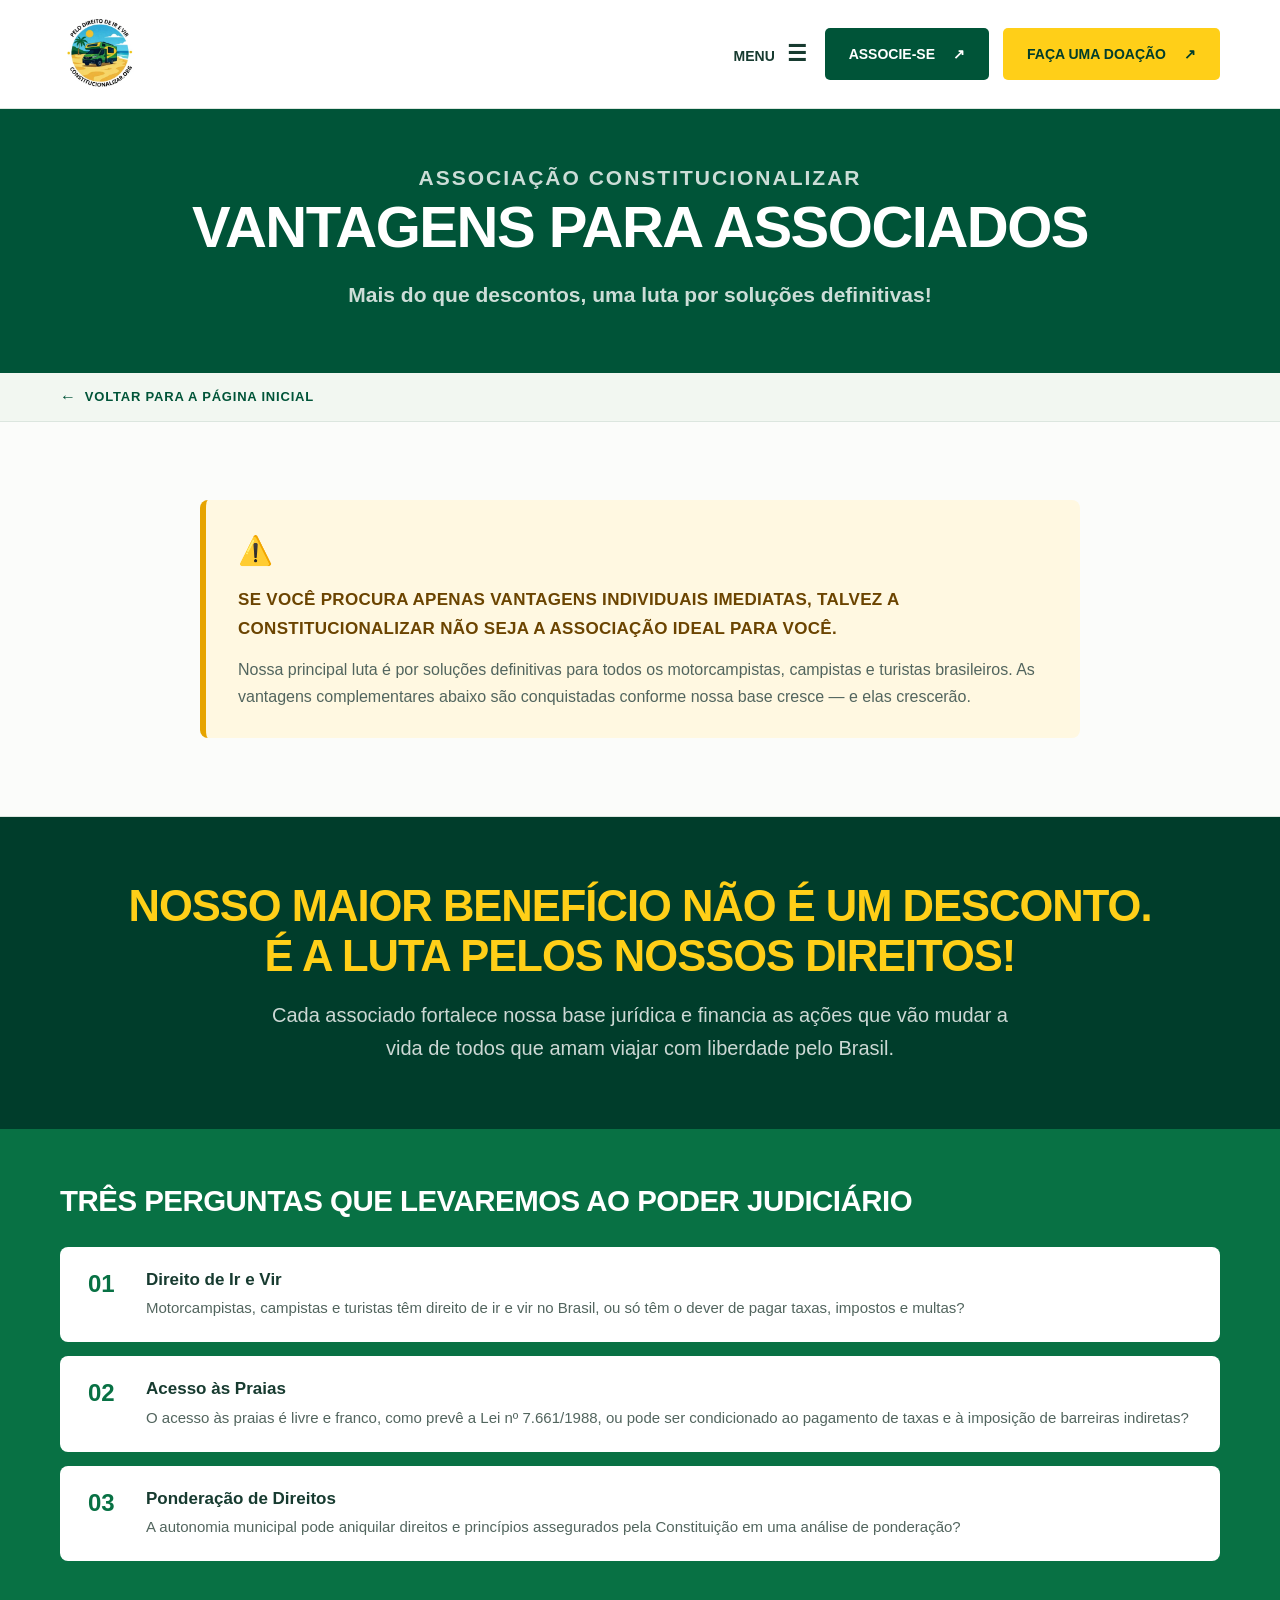
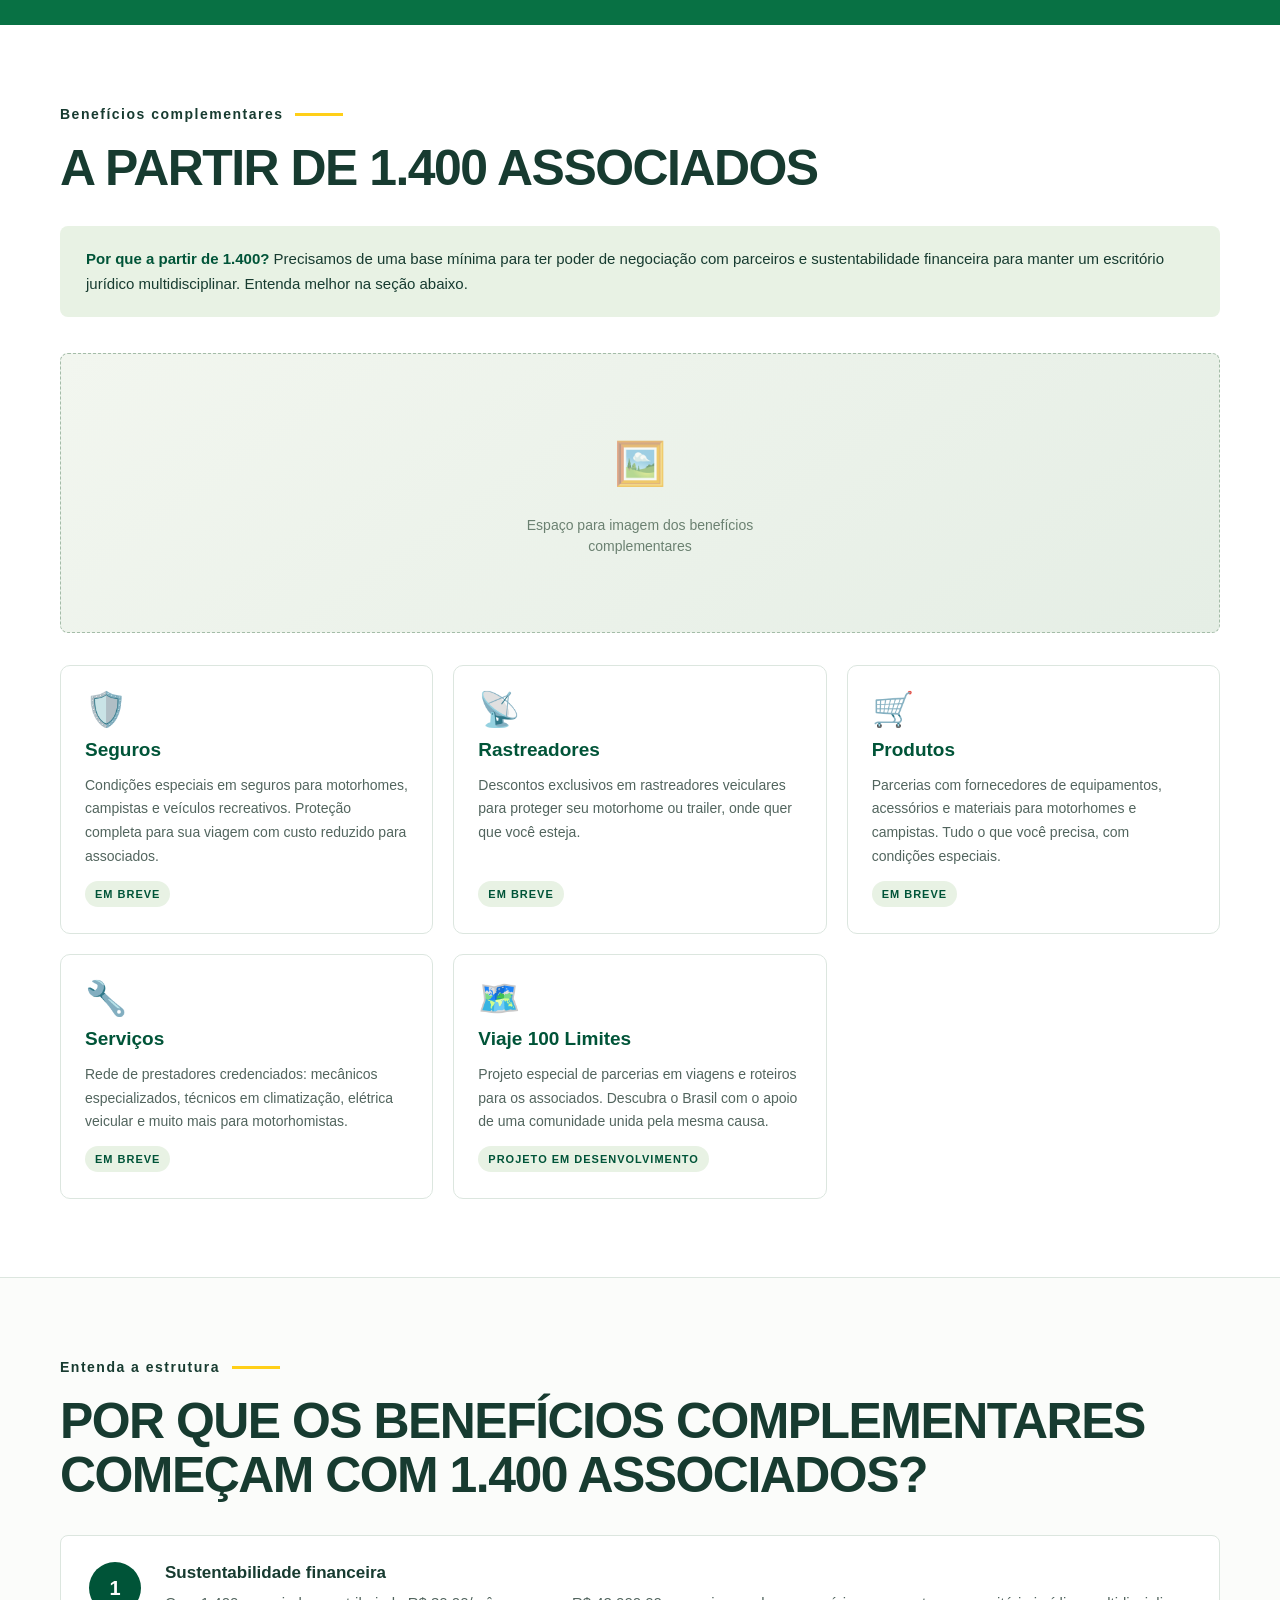
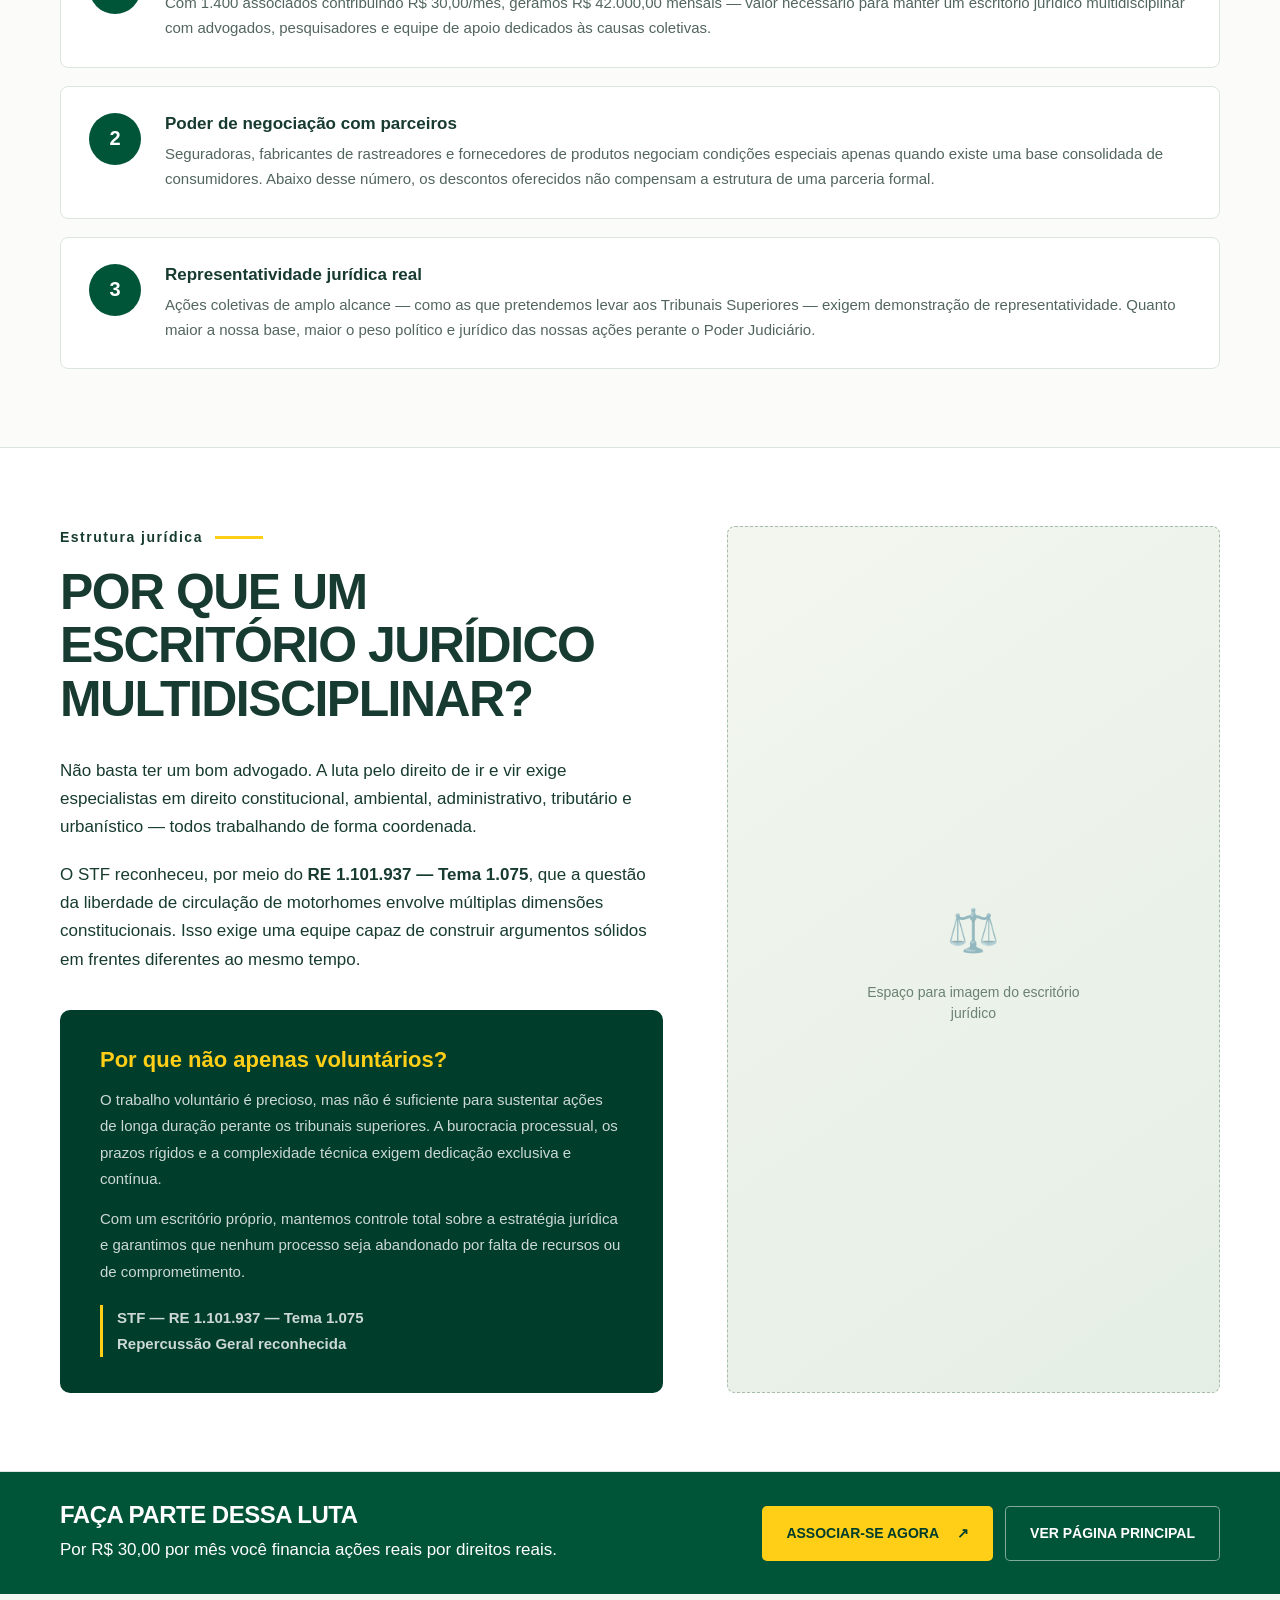
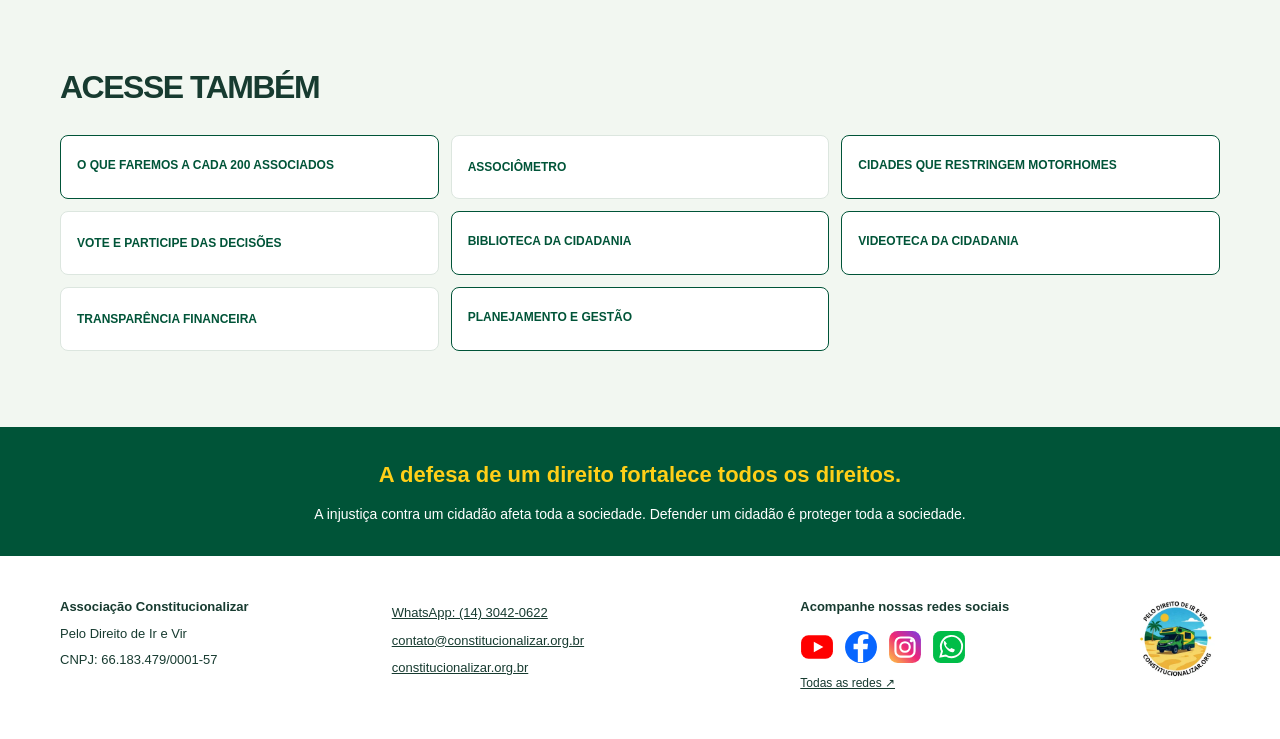
<file: vantagens.html>
<!DOCTYPE html>
<html lang="pt-BR">
<head>
    <meta charset="UTF-8">
    <meta name="viewport" content="width=device-width, initial-scale=1.0">
    <meta name="description" content="Vantagens para associados da Associação Constitucionalizar: mais do que descontos, uma luta por soluções definitivas para motorcampistas, campistas e turistas.">
    <meta name="keywords" content="vantagens associados, constitucionalizar, seguros, rastreadores, direito de ir e vir, motorhomes">
    <meta name="robots" content="index, follow">
    <meta property="og:title" content="Vantagens para Associados — Associação Constitucionalizar">
    <meta property="og:description" content="Mais do que descontos, uma luta por soluções definitivas! Conheça o que a Constitucionalizar oferece a seus associados.">
    <meta property="og:type" content="website">
    <meta property="og:url" content="https://www.constitucionalizar.org.br/vantagens">
    <title>Vantagens para Associados — Associação Constitucionalizar</title>
    <link rel="icon" type="image/x-icon" href="assets/favicon/favicon.ico">
    <link rel="icon" type="image/png" sizes="32x32" href="assets/favicon/favicon-32.png">
    <link rel="icon" type="image/png" sizes="16x16" href="assets/favicon/favicon-16.png">
    <link rel="apple-touch-icon" sizes="48x48" href="assets/favicon/favicon-48.png">
    <link rel="stylesheet" href="styles.css?v=8">
    <style>
        /* ── Estilos específicos: vantagens.html ── */

        /* Hero da página interna */
        .page-hero {
            background: var(--green);
            color: #fff;
            padding: 52px 0 60px;
            text-align: center;
        }
        .page-hero-eyebrow {
            font-size: 13px;
            font-weight: 750;
            letter-spacing: 2px;
            text-transform: uppercase;
            color: var(--yellow);
            margin-bottom: 16px;
        }
        .page-hero h1 {
            color: #fff;
            font-size: clamp(32px, 4.8vw, 58px);
            line-height: 1.08;
            letter-spacing: -1.5px;
            margin: 0 0 20px;
            font-weight: 900;
            text-transform: uppercase;
        }
        .page-hero p {
            font-size: clamp(16px, 1.9vw, 21px);
            color: #ffffffcc;
            max-width: 700px;
            margin: 0 auto;
            font-weight: 600;
        }

        /* Caixa de alerta */
        .warning-box {
            background: #fff8e1;
            border-left: 6px solid #e6a400;
            border-radius: 8px;
            padding: 28px 32px;
        }
        .warning-box .warning-icon {
            font-size: 28px;
            display: block;
            margin-bottom: 12px;
        }
        .warning-box p {
            margin: 0;
            font-size: 16px;
            line-height: 1.7;
        }
        .warning-box p.warning-main {
            font-weight: 800;
            font-size: 17px;
            color: #6b4400;
            text-transform: uppercase;
            letter-spacing: .3px;
            margin-bottom: 12px;
        }
        .warning-box p.warning-sub {
            font-weight: 400;
            color: var(--muted);
        }

        /* Destaque principal: maior benefício */
        .main-benefit {
            padding: 64px 0;
            background: var(--deep);
            color: #fff;
            text-align: center;
        }
        .main-benefit h2 {
            color: var(--yellow);
            font-size: clamp(26px, 3.4vw, 46px);
            margin-bottom: 18px;
            letter-spacing: -1px;
            line-height: 1.15;
        }
        .main-benefit p {
            font-size: clamp(16px, 1.8vw, 20px);
            color: #ffffffcc;
            max-width: 740px;
            margin: 0 auto;
        }

        /* Seção: perguntas jurídicas (variante desta página) */
        .questions-v {
            background: #087144;
            padding: 56px 0 64px;
            color: #fff;
        }
        .questions-v h2 {
            font-size: clamp(20px, 2.3vw, 30px);
            letter-spacing: -.5px;
            margin-bottom: 30px;
        }
        .questions-v ol {
            list-style: none;
            padding: 0;
            margin: 0;
            display: grid;
            gap: 14px;
        }
        .questions-v li {
            background: #fff;
            color: var(--ink);
            border-radius: 8px;
            display: flex;
            gap: 22px;
            align-items: flex-start;
            padding: 22px 28px;
        }
        .questions-v li > .q-num {
            font-size: 24px;
            font-weight: 800;
            color: #087144;
            flex: 0 0 36px;
            padding-top: 3px;
            line-height: 1;
        }
        .questions-v li .q-body h3 {
            font-size: 17px;
            font-weight: 800;
            margin: 0 0 6px;
        }
        .questions-v li .q-body p {
            font-size: 15px;
            line-height: 1.6;
            margin: 0;
            color: var(--muted);
        }

        /* Cards de benefícios complementares */
        .benefits-intro {
            background: #e8f2e4;
            border-radius: 8px;
            padding: 20px 26px;
            margin-bottom: 36px;
            font-size: 15px;
            line-height: 1.7;
            color: var(--ink);
        }
        .benefits-intro strong {
            color: var(--green);
        }
        .benefit-cards {
            display: grid;
            grid-template-columns: repeat(3, minmax(0, 1fr));
            gap: 20px;
        }
        .benefit-card {
            background: #fff;
            border: 1px solid var(--line);
            border-radius: 10px;
            padding: 26px 24px;
            display: flex;
            flex-direction: column;
            gap: 12px;
        }
        .benefit-card-icon {
            font-size: 34px;
            line-height: 1;
        }
        .benefit-card h3 {
            font-size: 19px;
            margin: 0;
            color: var(--green);
        }
        .benefit-card p {
            font-size: 14px;
            line-height: 1.7;
            margin: 0;
            color: var(--muted);
            flex: 1;
        }
        .benefit-tag {
            display: inline-block;
            font-size: 11px;
            font-weight: 800;
            letter-spacing: 1px;
            text-transform: uppercase;
            color: var(--green);
            background: #e8f2e4;
            padding: 4px 10px;
            border-radius: 20px;
            align-self: flex-start;
        }

        /* Lista numerada: por que 1.400 */
        .threshold-list {
            list-style: none;
            padding: 0;
            margin: 32px 0 0;
            display: grid;
            gap: 18px;
        }
        .threshold-list li {
            display: flex;
            gap: 24px;
            background: #fff;
            border: 1px solid var(--line);
            border-radius: 8px;
            padding: 26px 28px;
            align-items: flex-start;
        }
        .t-num {
            display: flex;
            align-items: center;
            justify-content: center;
            flex: 0 0 52px;
            height: 52px;
            border-radius: 50%;
            background: var(--green);
            color: #fff;
            font-size: 20px;
            font-weight: 850;
        }
        .t-body h3 {
            font-size: 17px;
            font-weight: 800;
            margin: 0 0 8px;
        }
        .t-body p {
            font-size: 15px;
            line-height: 1.65;
            margin: 0;
            color: var(--muted);
        }

        /* Caixa: escritório multidisciplinar */
        .legal-box {
            background: var(--deep);
            color: #fff;
            border-radius: 10px;
            padding: 36px 40px;
            margin-top: 36px;
        }
        .legal-box h3 {
            color: var(--yellow);
            font-size: 22px;
            margin-bottom: 14px;
        }
        .legal-box p {
            font-size: 15px;
            line-height: 1.75;
            margin-bottom: 14px;
            color: #ffffffcc;
        }
        .legal-box p:last-child {
            margin-bottom: 0;
        }
        .legal-case-ref {
            font-size: 13px;
            color: var(--yellow);
            font-weight: 700;
            border-left: 3px solid var(--yellow);
            padding-left: 14px;
            margin-top: 20px;
            line-height: 1.8;
        }

        /* Responsivo */
        @media (max-width: 900px) {
            .benefit-cards { grid-template-columns: repeat(2, minmax(0, 1fr)); }
            .questions-v li { padding: 18px 20px; gap: 16px; }
        }
        @media (max-width: 640px) {
            .page-hero { padding: 36px 0 44px; }
            .warning-box { padding: 20px 22px; }
            .benefit-cards { grid-template-columns: 1fr; }
            .threshold-list li { padding: 20px 20px; gap: 16px; }
            .t-num { flex-basis: 42px; height: 42px; font-size: 16px; }
            .legal-box { padding: 26px 22px; }
            .questions-v li { flex-direction: row; }
        }
    </style>
</head>
<body>
<a class="skip-link" href="#conteudo">Pular para o conteúdo</a>

<header class="site-header">
<div class="container header-inner">
<a href="index.html" aria-label="Constitucionalizar — início"><img class="logo" src="assets/images/logo/logo-256.webp" width="88" height="88" alt="Associação Constitucionalizar"></a>
<div class="header-actions">
<details class="menu">
<summary>MENU <span aria-hidden="true">☰</span></summary>
<nav aria-label="Menu principal">
<a href="index.html">Página inicial</a>
<a href="index.html#historia">Nossa história</a>
<a href="index.html#atuacao">Nossa atuação</a>
<a href="index.html#associados">Por que precisamos de você</a>
<a href="index.html#como-atuaremos">Como atuaremos</a>
<a href="index.html#quem-somos">Quem somos</a>
<a href="index.html#projetos">Nossos projetos</a>
<a href="index.html#contato">Contato</a>
</nav>
</details>
<a class="cta-button cta-primary" href="https://www.constitucionalizar.org.br/#section-planos" target="_blank" rel="noopener noreferrer">ASSOCIE-SE <span aria-hidden="true">↗</span></a>
<a class="cta-button cta-secondary" href="https://loja.infinitepay.io/constitucionalizar" target="_blank" rel="noopener noreferrer">FAÇA UMA DOAÇÃO <span aria-hidden="true">↗</span></a>
</div>
</div>
</header>

<main id="conteudo">

    <!-- ══ HERO ══════════════════════════════════════════════════════ -->
    <section class="page-hero">
        <div class="container">
            <p class="page-hero-eyebrow">Associação Constitucionalizar</p>
            <h1>Vantagens para Associados</h1>
            <p>Mais do que descontos, uma luta por soluções definitivas!</p>
        </div>
    </section>

    <!-- Voltar para home -->
    <div class="back-nav">
        <div class="container">
            <a href="index.html" class="back-link">Voltar para a página inicial</a>
        </div>
    </div>

    <!-- ══ AVISO IMPORTANTE ═══════════════════════════════════════════ -->
    <section class="story-section">
        <div class="container narrow">
            <div class="warning-box">
                <span class="warning-icon" aria-hidden="true">⚠️</span>
                <p class="warning-main">Se você procura apenas vantagens individuais imediatas, talvez a Constitucionalizar não seja a associação ideal para você.</p>
                <p class="warning-sub">Nossa principal luta é por soluções definitivas para todos os motorcampistas, campistas e turistas brasileiros. As vantagens complementares abaixo são conquistadas conforme nossa base cresce — e elas crescerão.</p>
            </div>
        </div>
    </section>

    <!-- ══ MAIOR BENEFÍCIO ════════════════════════════════════════════ -->
    <section class="main-benefit">
        <div class="container">
            <h2>Nosso maior benefício não é um desconto.<br>É a luta pelos nossos direitos!</h2>
            <p>Cada associado fortalece nossa base jurídica e financia as ações que vão mudar a vida de todos que amam viajar com liberdade pelo Brasil.</p>
        </div>
    </section>

    <!-- ══ TRÊS PERGUNTAS JURÍDICAS ═══════════════════════════════════ -->
    <section class="questions-v" id="questoes">
        <div class="container">
            <h2>Três perguntas que levaremos ao Poder Judiciário</h2>
            <ol>
                <li>
                    <span class="q-num" aria-hidden="true">01</span>
                    <div class="q-body">
                        <h3>Direito de Ir e Vir</h3>
                        <p>Motorcampistas, campistas e turistas têm direito de ir e vir no Brasil, ou só têm o dever de pagar taxas, impostos e multas?</p>
                    </div>
                </li>
                <li>
                    <span class="q-num" aria-hidden="true">02</span>
                    <div class="q-body">
                        <h3>Acesso às Praias</h3>
                        <p>O acesso às praias é livre e franco, como prevê a Lei nº 7.661/1988, ou pode ser condicionado ao pagamento de taxas e à imposição de barreiras indiretas?</p>
                    </div>
                </li>
                <li>
                    <span class="q-num" aria-hidden="true">03</span>
                    <div class="q-body">
                        <h3>Ponderação de Direitos</h3>
                        <p>A autonomia municipal pode aniquilar direitos e princípios assegurados pela Constituição em uma análise de ponderação?</p>
                    </div>
                </li>
            </ol>
        </div>
    </section>

    <!-- ══ BENEFÍCIOS COMPLEMENTARES ═════════════════════════════════ -->
    <section class="story-section" id="beneficios">
        <div class="container">
            <p class="eyebrow">Benefícios complementares <span></span></p>
            <h2>A partir de 1.400 associados</h2>

            <div class="benefits-intro">
                <strong>Por que a partir de 1.400?</strong> Precisamos de uma base mínima para ter poder de negociação com parceiros e sustentabilidade financeira para manter um escritório jurídico multidisciplinar. Entenda melhor na seção abaixo.
            </div>

            <!-- Espaço reservado para imagem/infográfico dos benefícios -->
            <div class="image-placeholder" style="min-height:280px;margin-bottom:32px">
                <span aria-hidden="true">🖼️</span>
                <small>Espaço para imagem dos benefícios complementares</small>
            </div>

            <div class="benefit-cards">

                <div class="benefit-card">
                    <span class="benefit-card-icon" aria-hidden="true">🛡️</span>
                    <h3>Seguros</h3>
                    <p>Condições especiais em seguros para motorhomes, campistas e veículos recreativos. Proteção completa para sua viagem com custo reduzido para associados.</p>
                    <span class="benefit-tag">Em breve</span>
                </div>

                <div class="benefit-card">
                    <span class="benefit-card-icon" aria-hidden="true">📡</span>
                    <h3>Rastreadores</h3>
                    <p>Descontos exclusivos em rastreadores veiculares para proteger seu motorhome ou trailer, onde quer que você esteja.</p>
                    <span class="benefit-tag">Em breve</span>
                </div>

                <div class="benefit-card">
                    <span class="benefit-card-icon" aria-hidden="true">🛒</span>
                    <h3>Produtos</h3>
                    <p>Parcerias com fornecedores de equipamentos, acessórios e materiais para motorhomes e campistas. Tudo o que você precisa, com condições especiais.</p>
                    <span class="benefit-tag">Em breve</span>
                </div>

                <div class="benefit-card">
                    <span class="benefit-card-icon" aria-hidden="true">🔧</span>
                    <h3>Serviços</h3>
                    <p>Rede de prestadores credenciados: mecânicos especializados, técnicos em climatização, elétrica veicular e muito mais para motorhomistas.</p>
                    <span class="benefit-tag">Em breve</span>
                </div>

                <div class="benefit-card">
                    <span class="benefit-card-icon" aria-hidden="true">🗺️</span>
                    <h3>Viaje 100 Limites</h3>
                    <p>Projeto especial de parcerias em viagens e roteiros para os associados. Descubra o Brasil com o apoio de uma comunidade unida pela mesma causa.</p>
                    <span class="benefit-tag">Projeto em desenvolvimento</span>
                </div>

            </div>
        </div>
    </section>

    <!-- ══ POR QUE 1.400 ASSOCIADOS ══════════════════════════════════ -->
    <section class="story-section" id="por-que-1400">
        <div class="container">
            <p class="eyebrow">Entenda a estrutura <span></span></p>
            <h2>Por que os benefícios complementares começam com 1.400 associados?</h2>

            <ul class="threshold-list">
                <li>
                    <span class="t-num" aria-hidden="true">1</span>
                    <div class="t-body">
                        <h3>Sustentabilidade financeira</h3>
                        <p>Com 1.400 associados contribuindo R$ 30,00/mês, geramos R$ 42.000,00 mensais — valor necessário para manter um escritório jurídico multidisciplinar com advogados, pesquisadores e equipe de apoio dedicados às causas coletivas.</p>
                    </div>
                </li>
                <li>
                    <span class="t-num" aria-hidden="true">2</span>
                    <div class="t-body">
                        <h3>Poder de negociação com parceiros</h3>
                        <p>Seguradoras, fabricantes de rastreadores e fornecedores de produtos negociam condições especiais apenas quando existe uma base consolidada de consumidores. Abaixo desse número, os descontos oferecidos não compensam a estrutura de uma parceria formal.</p>
                    </div>
                </li>
                <li>
                    <span class="t-num" aria-hidden="true">3</span>
                    <div class="t-body">
                        <h3>Representatividade jurídica real</h3>
                        <p>Ações coletivas de amplo alcance — como as que pretendemos levar aos Tribunais Superiores — exigem demonstração de representatividade. Quanto maior a nossa base, maior o peso político e jurídico das nossas ações perante o Poder Judiciário.</p>
                    </div>
                </li>
            </ul>
        </div>
    </section>

    <!-- ══ ESCRITÓRIO MULTIDISCIPLINAR ═══════════════════════════════ -->
    <section class="story-section" id="escritorio">
        <div class="container">
            <div class="split">
                <div class="section-copy">
                    <p class="eyebrow">Estrutura jurídica <span></span></p>
                    <h2>Por que um escritório jurídico multidisciplinar?</h2>
                    <p>Não basta ter um bom advogado. A luta pelo direito de ir e vir exige especialistas em direito constitucional, ambiental, administrativo, tributário e urbanístico — todos trabalhando de forma coordenada.</p>
                    <p>O STF reconheceu, por meio do <strong>RE 1.101.937 — Tema 1.075</strong>, que a questão da liberdade de circulação de motorhomes envolve múltiplas dimensões constitucionais. Isso exige uma equipe capaz de construir argumentos sólidos em frentes diferentes ao mesmo tempo.</p>

                    <div class="legal-box">
                        <h3>Por que não apenas voluntários?</h3>
                        <p>O trabalho voluntário é precioso, mas não é suficiente para sustentar ações de longa duração perante os tribunais superiores. A burocracia processual, os prazos rígidos e a complexidade técnica exigem dedicação exclusiva e contínua.</p>
                        <p>Com um escritório próprio, mantemos controle total sobre a estratégia jurídica e garantimos que nenhum processo seja abandonado por falta de recursos ou de comprometimento.</p>
                        <p class="legal-case-ref">STF — RE 1.101.937 — Tema 1.075<br>Repercussão Geral reconhecida</p>
                    </div>
                </div>

                <!-- Espaço reservado para foto ou infográfico do escritório -->
                <div class="image-placeholder">
                    <span aria-hidden="true">⚖️</span>
                    <small>Espaço para imagem do escritório jurídico</small>
                </div>
            </div>
        </div>
    </section>

    <!-- ══ CTA BAND ═══════════════════════════════════════════════════ -->
    <section class="cta-band">
        <div class="container">
            <div>
                <h2>Faça parte dessa luta</h2>
                <p>Por R$ 30,00 por mês você financia ações reais por direitos reais.</p>
            </div>
            <div class="button-group">
                <a href="https://www.constitucionalizar.org.br/#section-planos" class="cta-button cta-primary" target="_blank" rel="noopener noreferrer">ASSOCIAR-SE AGORA <span aria-hidden="true">↗</span></a>
                <a href="index.html" class="cta-button cta-secondary">VER PÁGINA PRINCIPAL</a>
            </div>
        </div>
    </section>

    <!-- ══ ACESSE TAMBÉM ══════════════════════════════════════════════ -->
    <section class="related-section">
        <div class="container">
            <h2>Acesse também</h2>
            <div class="related-links">
                <a href="cada-200-associados.html" class="related-link-active">O que faremos a cada 200 associados</a>
                <button type="button" disabled data-link-slot="associometro">Associômetro</button>
                <a href="cidades-restricoes.html" class="related-link-active">Cidades que restringem motorhomes</a>
                <button type="button" disabled data-link-slot="decisoes">Vote e participe das decisões</button>
                <a href="biblioteca.html" class="related-link-active">Biblioteca da cidadania</a>
                <a href="videoteca.html" class="related-link-active">Videoteca da cidadania</a>
                <button type="button" disabled data-link-slot="transparencia">Transparência financeira</button>
                <a href="planejamento.html" class="related-link-active">Planejamento e gestão</a>
            </div>
        </div>
    </section>

</main>

<footer id="contato">
<div class="footer-motto">
<div class="container"><strong>A defesa de um direito fortalece todos os direitos.</strong>
<p>A injustiça contra um cidadão afeta toda a sociedade. Defender um cidadão é proteger toda a sociedade.</p>
</div>
</div>
<div class="container footer-inner">
<div><strong>Associação Constitucionalizar</strong>
<p>Pelo Direito de Ir e Vir</p>
<p>CNPJ: 66.183.479/0001-57</p>
</div>
<div class="footer-contact"><a href="https://wa.me/551430420622" target="_blank" rel="noopener noreferrer">WhatsApp: (14) 3042-0622</a><a href="mailto:contato@constitucionalizar.org.br">contato@constitucionalizar.org.br</a><a href="https://www.constitucionalizar.org.br" target="_blank" rel="noopener noreferrer">constitucionalizar.org.br</a></div>
<div class="footer-social"><strong>Acompanhe nossas redes sociais</strong><div class="social-icons" aria-label="Redes sociais">
<button class="social-icon youtube" type="button" disabled data-link-slot="youtube" aria-label="YouTube — link em breve"><svg viewBox="0 0 32 32" aria-hidden="true"><rect x="1" y="5" width="30" height="22" rx="7" fill="currentColor"/><path d="m13 11 9 5-9 5z" fill="#fff"/></svg></button>
<button class="social-icon facebook" type="button" disabled data-link-slot="facebook" aria-label="Facebook — link em breve"><svg viewBox="0 0 32 32" aria-hidden="true"><circle cx="16" cy="16" r="15" fill="currentColor"/><path d="M18 30V18h4l.6-5H18v-2c0-1.5.5-2.5 2.5-2.5H23V4.2c-.8-.1-2-.2-3.6-.2-3.7 0-6.4 2.3-6.4 6.5V13H9v5h4v12z" fill="#fff"/></svg></button>
<button class="social-icon instagram" type="button" disabled data-link-slot="instagram" aria-label="Instagram — link em breve"><svg viewBox="0 0 32 32" aria-hidden="true"><defs><linearGradient id="instagram-gradient" x1="0" y1="1" x2="1" y2="0"><stop stop-color="#ffca41"/><stop offset=".5" stop-color="#ee2776"/><stop offset="1" stop-color="#773ce6"/></linearGradient></defs><rect x="1" y="1" width="30" height="30" rx="8" fill="url(#instagram-gradient)"/><rect x="7" y="7" width="18" height="18" rx="5" fill="none" stroke="#fff" stroke-width="2"/><circle cx="16" cy="16" r="4.5" fill="none" stroke="#fff" stroke-width="2"/><circle cx="22" cy="10" r="1.5" fill="#fff"/></svg></button>
<a class="social-icon whatsapp" href="https://wa.me/551430420622" target="_blank" rel="noopener noreferrer" aria-label="Falar pelo WhatsApp"><svg viewBox="0 0 32 32" aria-hidden="true"><rect x="1" y="1" width="30" height="30" rx="7" fill="currentColor"/><path d="M8 25l1.4-5A10 10 0 1 1 13 24z" fill="none" stroke="#fff" stroke-width="1.8"/><path d="M12 10c-3 2 2 10 7 11 2 0 3-3 2-3l-3-1-1 1c-2-1-4-3-4-4l1-1z" fill="#fff"/></svg></a>
</div><a class="social-hub" href="https://bio.bob.app.br/constitucionalizar-org" target="_blank" rel="noopener noreferrer">Todas as redes ↗</a></div>
<img src="assets/images/logo/logo-256.webp" alt="Constitucionalizar" width="88" height="88" loading="lazy">
</div>
</footer>

<script src="script.js?v=8"></script>
</body>
</html>
</file>
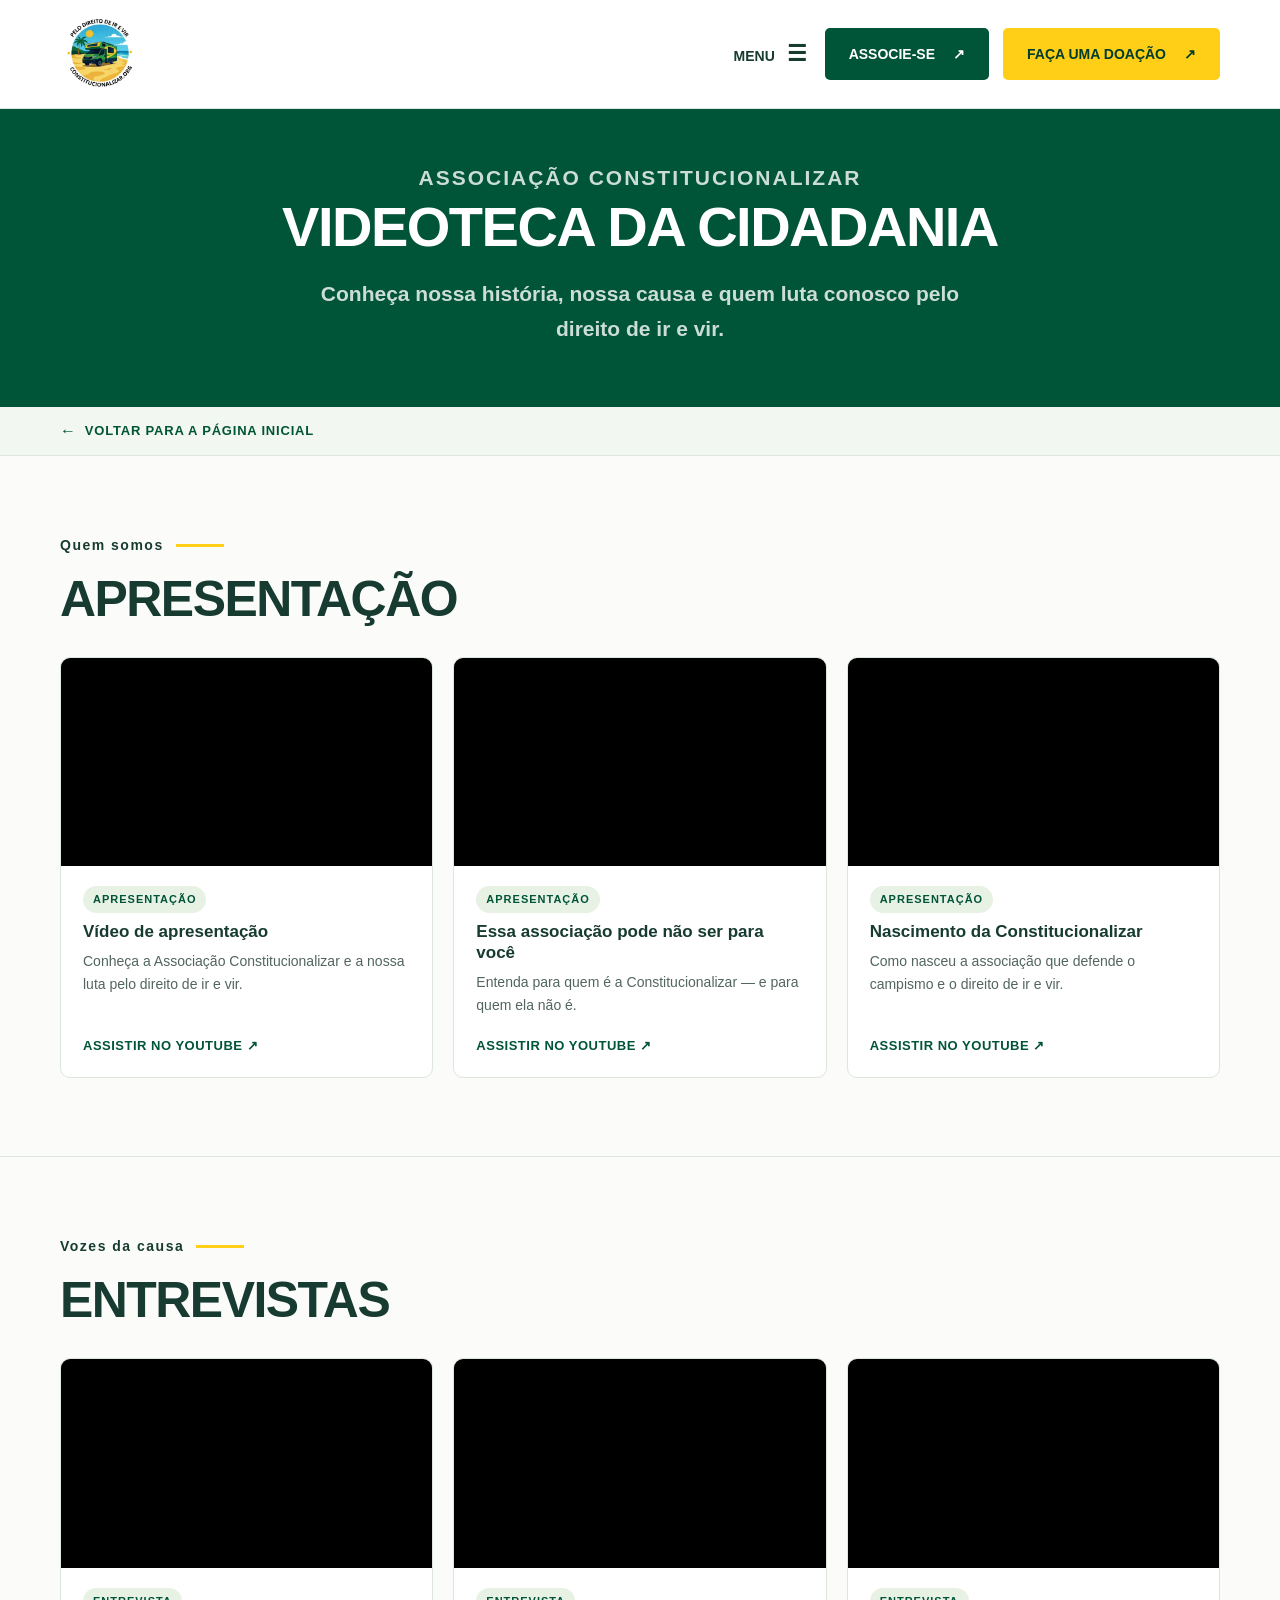
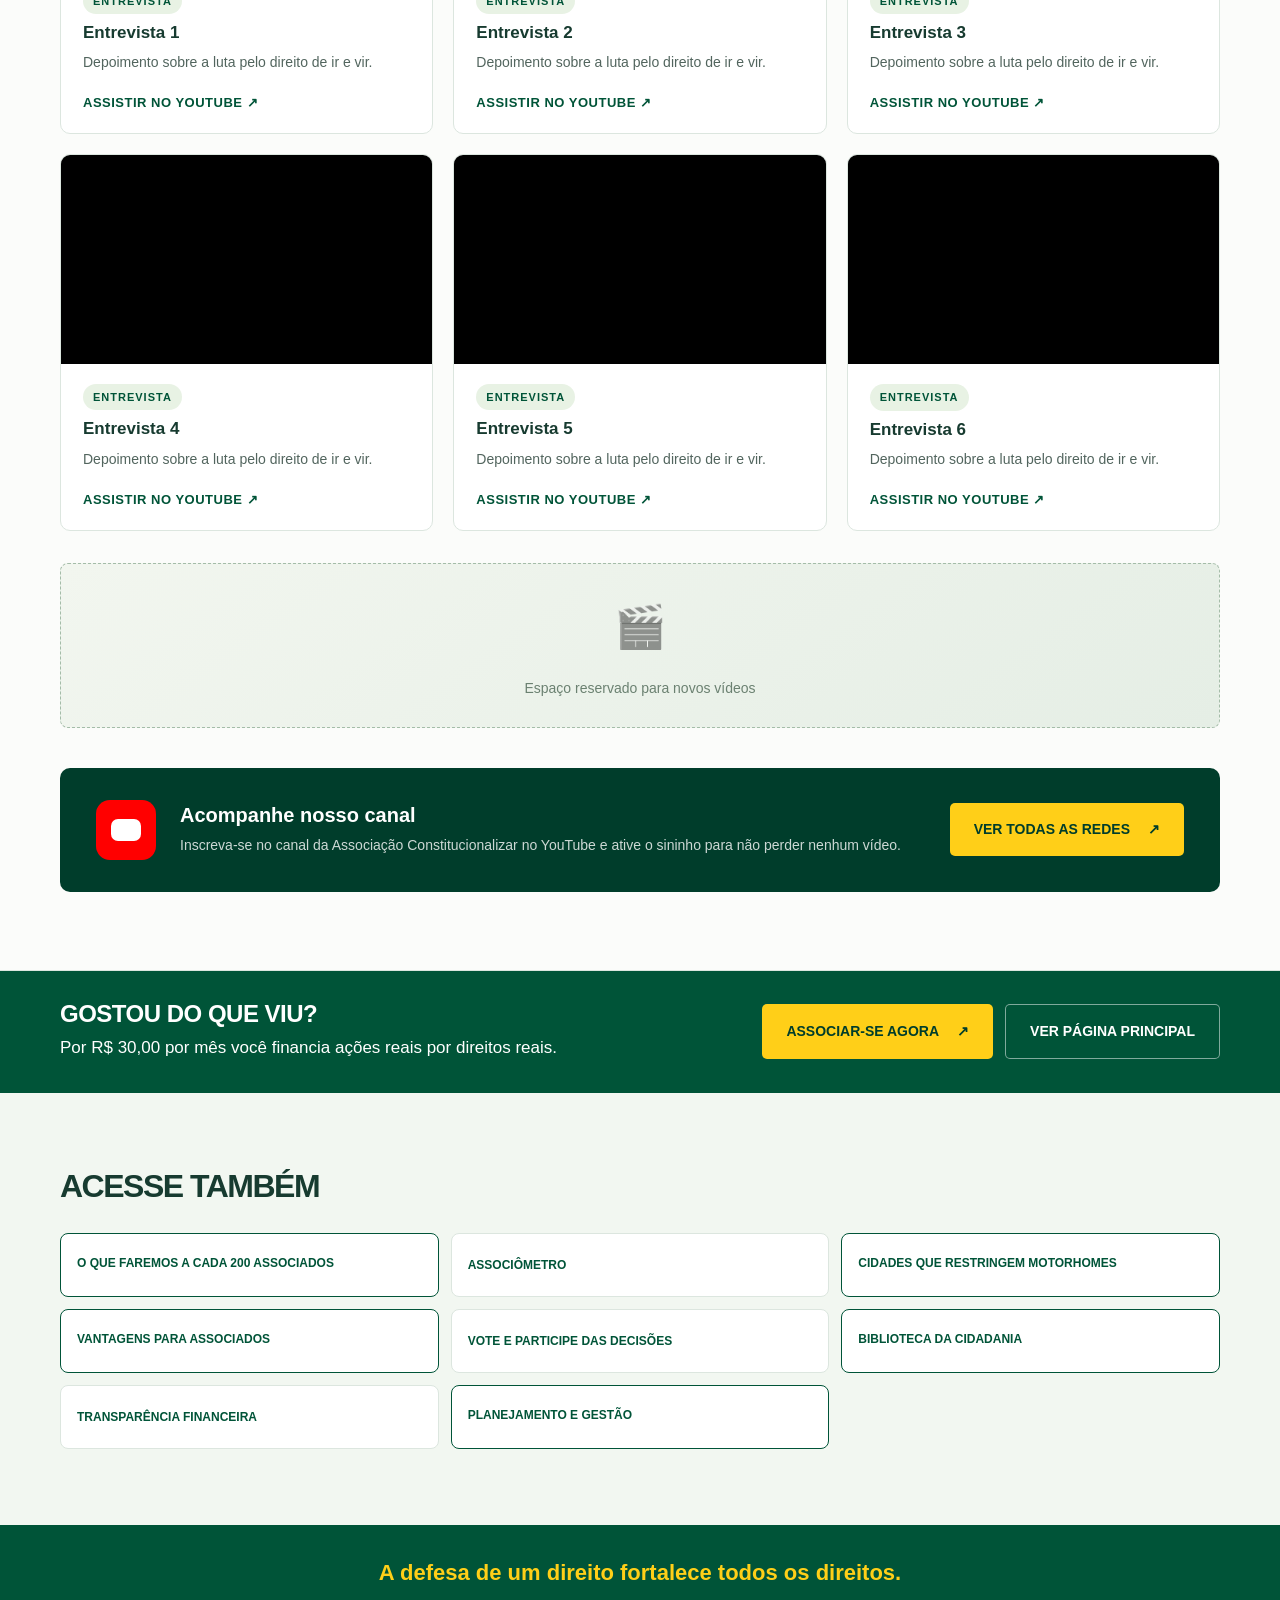
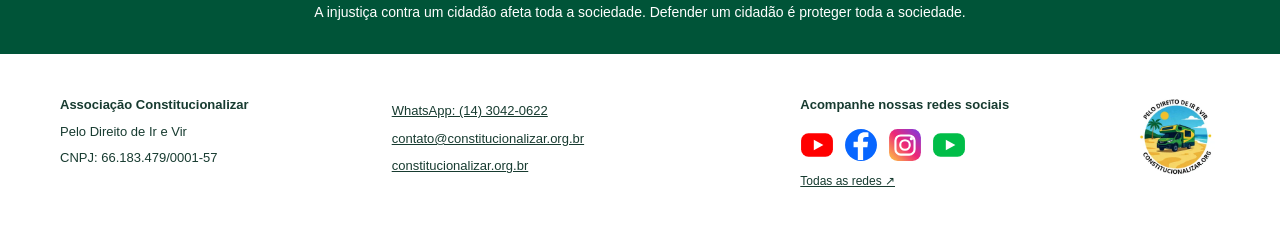
<file: videoteca.html>
<!DOCTYPE html>
<html lang="pt-BR">
<head>
    <meta charset="UTF-8">
    <meta name="viewport" content="width=device-width, initial-scale=1.0">
    <meta name="description" content="Videoteca da Cidadania: vídeos de apresentação da Associação Constitucionalizar e entrevistas sobre o direito de ir e vir.">
    <meta name="keywords" content="videoteca, vídeos, constitucionalizar, entrevistas, apresentação, youtube">
    <meta name="robots" content="index, follow">
    <meta property="og:title" content="Videoteca da Cidadania — Associação Constitucionalizar">
    <meta property="og:description" content="Assista aos vídeos de apresentação e entrevistas da Associação Constitucionalizar.">
    <meta property="og:type" content="website">
    <meta property="og:url" content="https://www.constitucionalizar.org.br/videoteca">
    <title>Videoteca da Cidadania — Associação Constitucionalizar</title>
    <link rel="icon" type="image/x-icon" href="assets/favicon/favicon.ico">
    <link rel="icon" type="image/png" sizes="32x32" href="assets/favicon/favicon-32.png">
    <link rel="icon" type="image/png" sizes="16x16" href="assets/favicon/favicon-16.png">
    <link rel="apple-touch-icon" sizes="48x48" href="assets/favicon/favicon-48.png">
    <link rel="stylesheet" href="styles.css?v=8">
    <style>
        /* ── Estilos específicos: videoteca.html ── */

        /* Hero da página interna */
        .page-hero {
            background: var(--green);
            color: #fff;
            padding: 52px 0 60px;
            text-align: center;
        }
        .page-hero-eyebrow {
            font-size: 13px;
            font-weight: 750;
            letter-spacing: 2px;
            text-transform: uppercase;
            color: var(--yellow);
            margin-bottom: 16px;
        }
        .page-hero h1 {
            color: #fff;
            font-size: clamp(30px, 4.6vw, 56px);
            line-height: 1.1;
            letter-spacing: -1.5px;
            margin: 0 0 20px;
            font-weight: 900;
            text-transform: uppercase;
        }
        .page-hero p {
            font-size: clamp(16px, 1.9vw, 21px);
            color: #ffffffcc;
            max-width: 700px;
            margin: 0 auto;
            font-weight: 600;
        }

        /* Grid de vídeos */
        .video-grid {
            display: grid;
            grid-template-columns: repeat(3, minmax(0, 1fr));
            gap: 20px;
        }
        .video-card {
            background: #fff;
            border: 1px solid var(--line);
            border-radius: 10px;
            overflow: hidden;
            display: flex;
            flex-direction: column;
        }
        .video-embed {
            position: relative;
            aspect-ratio: 16 / 9;
            background: #000;
        }
        .video-embed iframe {
            position: absolute;
            inset: 0;
            width: 100%;
            height: 100%;
            border: 0;
        }
        .video-body {
            padding: 20px 22px;
            display: flex;
            flex-direction: column;
            gap: 8px;
            flex: 1;
        }
        .video-tag {
            display: inline-block;
            font-size: 11px;
            font-weight: 800;
            letter-spacing: 1px;
            text-transform: uppercase;
            color: var(--green);
            background: #e8f2e4;
            padding: 4px 10px;
            border-radius: 20px;
            align-self: flex-start;
        }
        .video-body h3 {
            font-size: 17px;
            margin: 0;
            color: var(--ink);
        }
        .video-body p {
            font-size: 14px;
            line-height: 1.65;
            margin: 0;
            color: var(--muted);
        }
        .video-link {
            margin-top: auto;
            padding-top: 10px;
            font-size: 13px;
            font-weight: 800;
            color: var(--green);
            text-decoration: none;
            text-transform: uppercase;
            letter-spacing: .5px;
        }
        .video-link:hover { text-decoration: underline; text-underline-offset: 4px; }

        /* Canal CTA */
        .channel-box {
            display: flex;
            align-items: center;
            gap: 24px;
            background: var(--deep);
            color: #fff;
            border-radius: 10px;
            padding: 32px 36px;
            margin-top: 40px;
            flex-wrap: wrap;
        }
        .channel-ico {
            width: 60px;
            height: 60px;
            border-radius: 14px;
            background: #f00;
            color: #fff;
            display: flex;
            align-items: center;
            justify-content: center;
            flex: 0 0 60px;
        }
        .channel-ico svg { width: 32px; height: 32px; }
        .channel-box h3 { margin: 0 0 6px; color: #fff; font-size: 20px; }
        .channel-box p { margin: 0; font-size: 14px; color: #ffffffcc; line-height: 1.6; flex: 1 1 260px; }
        .channel-box .cta-button { flex: 0 0 auto; }

        /* Responsivo */
        @media (max-width: 900px) {
            .video-grid { grid-template-columns: repeat(2, minmax(0, 1fr)); }
        }
        @media (max-width: 640px) {
            .page-hero { padding: 36px 0 44px; }
            .video-grid { grid-template-columns: 1fr; }
            .channel-box { padding: 26px 22px; }
        }
    </style>
</head>
<body>
<a class="skip-link" href="#conteudo">Pular para o conteúdo</a>

<header class="site-header">
<div class="container header-inner">
<a href="index.html" aria-label="Constitucionalizar — início"><img class="logo" src="assets/images/logo/logo-256.webp" width="88" height="88" alt="Associação Constitucionalizar"></a>
<div class="header-actions">
<details class="menu">
<summary>MENU <span aria-hidden="true">☰</span></summary>
<nav aria-label="Menu principal">
<a href="index.html">Página inicial</a>
<a href="index.html#historia">Nossa história</a>
<a href="index.html#atuacao">Nossa atuação</a>
<a href="index.html#associados">Por que precisamos de você</a>
<a href="index.html#como-atuaremos">Como atuaremos</a>
<a href="index.html#quem-somos">Quem somos</a>
<a href="index.html#projetos">Nossos projetos</a>
<a href="index.html#contato">Contato</a>
</nav>
</details>
<a class="cta-button cta-primary" href="https://www.constitucionalizar.org.br/#section-planos" target="_blank" rel="noopener noreferrer">ASSOCIE-SE <span aria-hidden="true">↗</span></a>
<a class="cta-button cta-secondary" href="https://loja.infinitepay.io/constitucionalizar" target="_blank" rel="noopener noreferrer">FAÇA UMA DOAÇÃO <span aria-hidden="true">↗</span></a>
</div>
</div>
</header>

<main id="conteudo">

    <!-- ══ HERO ══════════════════════════════════════════════════════ -->
    <section class="page-hero">
        <div class="container">
            <p class="page-hero-eyebrow">Associação Constitucionalizar</p>
            <h1>Videoteca da Cidadania</h1>
            <p>Conheça nossa história, nossa causa e quem luta conosco pelo direito de ir e vir.</p>
        </div>
    </section>

    <!-- Voltar para home -->
    <div class="back-nav">
        <div class="container">
            <a href="index.html" class="back-link">Voltar para a página inicial</a>
        </div>
    </div>

    <!-- ══ APRESENTAÇÃO ═══════════════════════════════════════════════ -->
    <section class="story-section" id="apresentacao">
        <div class="container">
            <p class="eyebrow">Quem somos <span></span></p>
            <h2>Apresentação</h2>

            <div class="video-grid">

                <div class="video-card">
                    <div class="video-embed">
                        <iframe src="https://www.youtube-nocookie.com/embed/VpeqyWfpvkI" title="Vídeo de apresentação da Associação Constitucionalizar" loading="lazy" allow="accelerometer; autoplay; clipboard-write; encrypted-media; gyroscope; picture-in-picture" allowfullscreen></iframe>
                    </div>
                    <div class="video-body">
                        <span class="video-tag">Apresentação</span>
                        <h3>Vídeo de apresentação</h3>
                        <p>Conheça a Associação Constitucionalizar e a nossa luta pelo direito de ir e vir.</p>
                        <a class="video-link" href="https://www.youtube.com/shorts/VpeqyWfpvkI" target="_blank" rel="noopener noreferrer">Assistir no YouTube ↗</a>
                    </div>
                </div>

                <div class="video-card">
                    <div class="video-embed">
                        <iframe src="https://www.youtube-nocookie.com/embed/0SB85CTC9lo?start=130" title="Essa associação pode não ser para você" loading="lazy" allow="accelerometer; autoplay; clipboard-write; encrypted-media; gyroscope; picture-in-picture" allowfullscreen></iframe>
                    </div>
                    <div class="video-body">
                        <span class="video-tag">Apresentação</span>
                        <h3>Essa associação pode não ser para você</h3>
                        <p>Entenda para quem é a Constitucionalizar — e para quem ela não é.</p>
                        <a class="video-link" href="https://www.youtube.com/watch?v=0SB85CTC9lo&t=130s" target="_blank" rel="noopener noreferrer">Assistir no YouTube ↗</a>
                    </div>
                </div>

                <div class="video-card">
                    <div class="video-embed">
                        <iframe src="https://www.youtube-nocookie.com/embed/0F30Mitp4Sg?start=5" title="Nascimento da Constitucionalizar" loading="lazy" allow="accelerometer; autoplay; clipboard-write; encrypted-media; gyroscope; picture-in-picture" allowfullscreen></iframe>
                    </div>
                    <div class="video-body">
                        <span class="video-tag">Apresentação</span>
                        <h3>Nascimento da Constitucionalizar</h3>
                        <p>Como nasceu a associação que defende o campismo e o direito de ir e vir.</p>
                        <a class="video-link" href="https://www.youtube.com/watch?v=0F30Mitp4Sg&t=5s" target="_blank" rel="noopener noreferrer">Assistir no YouTube ↗</a>
                    </div>
                </div>

            </div>
        </div>
    </section>

    <!-- ══ ENTREVISTAS ═══════════════════════════════════════════════ -->
    <section class="story-section" id="entrevistas" style="background:#fbfcfa">
        <div class="container">
            <p class="eyebrow">Vozes da causa <span></span></p>
            <h2>Entrevistas</h2>

            <div class="video-grid">

                <div class="video-card">
                    <div class="video-embed">
                        <iframe src="https://www.youtube-nocookie.com/embed/ueTcj4F4gGY?start=3" title="Entrevista 1" loading="lazy" allow="accelerometer; autoplay; clipboard-write; encrypted-media; gyroscope; picture-in-picture" allowfullscreen></iframe>
                    </div>
                    <div class="video-body">
                        <span class="video-tag">Entrevista</span>
                        <h3>Entrevista 1</h3>
                        <p>Depoimento sobre a luta pelo direito de ir e vir.</p>
                        <a class="video-link" href="https://www.youtube.com/watch?v=ueTcj4F4gGY&t=3s" target="_blank" rel="noopener noreferrer">Assistir no YouTube ↗</a>
                    </div>
                </div>

                <div class="video-card">
                    <div class="video-embed">
                        <iframe src="https://www.youtube-nocookie.com/embed/juyiIIyDdBY" title="Entrevista 2" loading="lazy" allow="accelerometer; autoplay; clipboard-write; encrypted-media; gyroscope; picture-in-picture" allowfullscreen></iframe>
                    </div>
                    <div class="video-body">
                        <span class="video-tag">Entrevista</span>
                        <h3>Entrevista 2</h3>
                        <p>Depoimento sobre a luta pelo direito de ir e vir.</p>
                        <a class="video-link" href="https://www.youtube.com/watch?v=juyiIIyDdBY" target="_blank" rel="noopener noreferrer">Assistir no YouTube ↗</a>
                    </div>
                </div>

                <div class="video-card">
                    <div class="video-embed">
                        <iframe src="https://www.youtube-nocookie.com/embed/yCDJ2EDidR4?start=1" title="Entrevista 3" loading="lazy" allow="accelerometer; autoplay; clipboard-write; encrypted-media; gyroscope; picture-in-picture" allowfullscreen></iframe>
                    </div>
                    <div class="video-body">
                        <span class="video-tag">Entrevista</span>
                        <h3>Entrevista 3</h3>
                        <p>Depoimento sobre a luta pelo direito de ir e vir.</p>
                        <a class="video-link" href="https://www.youtube.com/watch?v=yCDJ2EDidR4&t=1s" target="_blank" rel="noopener noreferrer">Assistir no YouTube ↗</a>
                    </div>
                </div>

                <div class="video-card">
                    <div class="video-embed">
                        <iframe src="https://www.youtube-nocookie.com/embed/sdTv3-kWjI8?start=18" title="Entrevista 4" loading="lazy" allow="accelerometer; autoplay; clipboard-write; encrypted-media; gyroscope; picture-in-picture" allowfullscreen></iframe>
                    </div>
                    <div class="video-body">
                        <span class="video-tag">Entrevista</span>
                        <h3>Entrevista 4</h3>
                        <p>Depoimento sobre a luta pelo direito de ir e vir.</p>
                        <a class="video-link" href="https://www.youtube.com/watch?v=sdTv3-kWjI8&t=18s" target="_blank" rel="noopener noreferrer">Assistir no YouTube ↗</a>
                    </div>
                </div>

                <div class="video-card">
                    <div class="video-embed">
                        <iframe src="https://www.youtube-nocookie.com/embed/TL-aCIag7XI?start=6" title="Entrevista 5" loading="lazy" allow="accelerometer; autoplay; clipboard-write; encrypted-media; gyroscope; picture-in-picture" allowfullscreen></iframe>
                    </div>
                    <div class="video-body">
                        <span class="video-tag">Entrevista</span>
                        <h3>Entrevista 5</h3>
                        <p>Depoimento sobre a luta pelo direito de ir e vir.</p>
                        <a class="video-link" href="https://www.youtube.com/watch?v=TL-aCIag7XI&t=6s" target="_blank" rel="noopener noreferrer">Assistir no YouTube ↗</a>
                    </div>
                </div>

                <div class="video-card">
                    <div class="video-embed">
                        <iframe src="https://www.youtube-nocookie.com/embed/3JInK41U6Dw?start=2" title="Entrevista 6" loading="lazy" allow="accelerometer; autoplay; clipboard-write; encrypted-media; gyroscope; picture-in-picture" allowfullscreen></iframe>
                    </div>
                    <div class="video-body">
                        <span class="video-tag">Entrevista</span>
                        <h3>Entrevista 6</h3>
                        <p>Depoimento sobre a luta pelo direito de ir e vir.</p>
                        <a class="video-link" href="https://www.youtube.com/watch?v=3JInK41U6Dw&t=2s" target="_blank" rel="noopener noreferrer">Assistir no YouTube ↗</a>
                    </div>
                </div>

            </div>

            <!-- Espaço para novos vídeos -->
            <div class="image-placeholder" style="min-height:160px;margin-top:32px">
                <span aria-hidden="true">🎬</span>
                <small>Espaço reservado para novos vídeos</small>
            </div>

            <div class="channel-box">
                <div class="channel-ico" aria-hidden="true">
                    <svg viewBox="0 0 32 32" aria-hidden="true"><rect x="1" y="5" width="30" height="22" rx="7" fill="currentColor"/><path d="m13 11 9 5-9 5z" fill="#fff"/></svg>
                </div>
                <div style="flex:1 1 260px">
                    <h3>Acompanhe nosso canal</h3>
                    <p>Inscreva-se no canal da Associação Constitucionalizar no YouTube e ative o sininho para não perder nenhum vídeo.</p>
                </div>
                <a href="https://bio.bob.app.br/constitucionalizar-org" class="cta-button cta-primary" target="_blank" rel="noopener noreferrer">VER TODAS AS REDES <span aria-hidden="true">↗</span></a>
            </div>

        </div>
    </section>

    <!-- ══ CTA BAND ═══════════════════════════════════════════════════ -->
    <section class="cta-band">
        <div class="container">
            <div>
                <h2>Gostou do que viu?</h2>
                <p>Por R$ 30,00 por mês você financia ações reais por direitos reais.</p>
            </div>
            <div class="button-group">
                <a href="https://www.constitucionalizar.org.br/#section-planos" class="cta-button cta-primary" target="_blank" rel="noopener noreferrer">ASSOCIAR-SE AGORA <span aria-hidden="true">↗</span></a>
                <a href="index.html" class="cta-button cta-secondary">VER PÁGINA PRINCIPAL</a>
            </div>
        </div>
    </section>

    <!-- ══ ACESSE TAMBÉM ══════════════════════════════════════════════ -->
    <section class="related-section">
        <div class="container">
            <h2>Acesse também</h2>
            <div class="related-links">
                <a href="cada-200-associados.html" class="related-link-active">O que faremos a cada 200 associados</a>
                <button type="button" disabled data-link-slot="associometro">Associômetro</button>
                <a href="cidades-restricoes.html" class="related-link-active">Cidades que restringem motorhomes</a>
                <a href="vantagens.html" class="related-link-active">Vantagens para associados</a>
                <button type="button" disabled data-link-slot="decisoes">Vote e participe das decisões</button>
                <a href="biblioteca.html" class="related-link-active">Biblioteca da cidadania</a>
                <button type="button" disabled data-link-slot="transparencia">Transparência financeira</button>
                <a href="planejamento.html" class="related-link-active">Planejamento e gestão</a>
            </div>
        </div>
    </section>

</main>

<footer id="contato">
<div class="footer-motto">
<div class="container"><strong>A defesa de um direito fortalece todos os direitos.</strong>
<p>A injustiça contra um cidadão afeta toda a sociedade. Defender um cidadão é proteger toda a sociedade.</p>
</div>
</div>
<div class="container footer-inner">
<div><strong>Associação Constitucionalizar</strong>
<p>Pelo Direito de Ir e Vir</p>
<p>CNPJ: 66.183.479/0001-57</p>
</div>
<div class="footer-contact"><a href="https://wa.me/551430420622" target="_blank" rel="noopener noreferrer">WhatsApp: (14) 3042-0622</a><a href="mailto:contato@constitucionalizar.org.br">contato@constitucionalizar.org.br</a><a href="https://www.constitucionalizar.org.br" target="_blank" rel="noopener noreferrer">constitucionalizar.org.br</a></div>
<div class="footer-social"><strong>Acompanhe nossas redes sociais</strong><div class="social-icons" aria-label="Redes sociais">
<button class="social-icon youtube" type="button" disabled data-link-slot="youtube" aria-label="YouTube — link em breve"><svg viewBox="0 0 32 32" aria-hidden="true"><rect x="1" y="5" width="30" height="22" rx="7" fill="currentColor"/><path d="m13 11 9 5-9 5z" fill="#fff"/></svg></button>
<button class="social-icon facebook" type="button" disabled data-link-slot="facebook" aria-label="Facebook — link em breve"><svg viewBox="0 0 32 32" aria-hidden="true"><circle cx="16" cy="16" r="15" fill="currentColor"/><path d="M18 30V18h4l.6-5H18v-2c0-1.5.5-2.5 2.5-2.5H23V4.2c-.8-.1-2-.2-3.6-.2-3.7 0-6.4 2.3-6.4 6.5V13H9v5h4v12z" fill="#fff"/></svg></button>
<button class="social-icon instagram" type="button" disabled data-link-slot="instagram" aria-label="Instagram — link em breve"><svg viewBox="0 0 32 32" aria-hidden="true"><defs><linearGradient id="instagram-gradient" x1="0" y1="1" x2="1" y2="0"><stop stop-color="#ffca41"/><stop offset=".5" stop-color="#ee2776"/><stop offset="1" stop-color="#773ce6"/></linearGradient></defs><rect x="1" y="1" width="30" height="30" rx="8" fill="url(#instagram-gradient)"/><rect x="7" y="7" width="18" height="18" rx="5" fill="none" stroke="#fff" stroke-width="2"/><circle cx="16" cy="16" r="4.5" fill="none" stroke="#fff" stroke-width="2"/><circle cx="22" cy="10" r="1.5" fill="#fff"/></svg></button>
<a class="social-icon whatsapp" href="https://wa.me/551430420622" target="_blank" rel="noopener noreferrer" aria-label="Falar pelo WhatsApp"><svg viewBox="0 0 32 32" aria-hidden="true"><rect x="1" y="5" width="30" height="22" rx="7" fill="currentColor"/><path d="m13 11 9 5-9 5z" fill="#fff"/></svg></a>
</div><a class="social-hub" href="https://bio.bob.app.br/constitucionalizar-org" target="_blank" rel="noopener noreferrer">Todas as redes ↗</a></div>
<img src="assets/images/logo/logo-256.webp" alt="Constitucionalizar" width="88" height="88" loading="lazy">
</div>
</footer>

<script src="script.js?v=8"></script>
</body>
</html>
</file>
<file: styles.css>
/* Versão 8 — estrutura responsiva */
:root{--green:#005438;--deep:#003d2b;--yellow:#ffcf18;--ink:#173b30;--muted:#52655e;--pale:#f2f7f1;--line:#dce6df;--container:1160px;color-scheme:light}

*{box-sizing:border-box}
html{scroll-behavior:smooth;scroll-padding-top:110px}
body{margin:0;font:17px/1.65 'Segoe UI',Arial,sans-serif;color:var(--ink);background:#fff}
a{color:inherit}
img{max-width:100%;height:auto;display:block}
button,input{font:inherit}
button,a,input,summary{touch-action:manipulation}
a:focus-visible,button:focus-visible,input:focus-visible,summary:focus-visible{outline:3px solid #ba8600;outline-offset:5px}
.container{width:min(var(--container),calc(100% - 64px));margin-inline:auto}
.narrow{max-width:880px}
h1,h2,h3,p{margin-top:0}
h2{font-size:clamp(30px,3.9vw,52px);line-height:1.08;letter-spacing:-1.5px;text-transform:uppercase;margin-bottom:30px;font-weight:850}
h3{font-size:22px;line-height:1.25;margin-bottom:12px}
p{margin-bottom:20px}
p:last-child{margin-bottom:0}
.eyebrow{font-size:14px;font-weight:750;letter-spacing:1.5px;display:flex;align-items:center;gap:12px;margin-bottom:16px}
.eyebrow span{height:3px;width:48px;background:var(--yellow);display:inline-block}
.skip-link{position:absolute;top:-100px;left:10px;background:#fff;padding:12px;z-index:100}
.skip-link:focus{top:10px}
.site-header{position:sticky;top:0;background:#fffffff5;backdrop-filter:blur(12px);border-bottom:1px solid var(--line);z-index:20}
.header-inner{display:flex;align-items:center;justify-content:space-between;gap:24px;min-height:108px}
.logo{width:80px}
.header-actions{display:flex;align-items:center;gap:14px}
.cta-button{display:inline-flex;justify-content:center;align-items:center;gap:18px;text-align:center;text-decoration:none;font-size:14px;line-height:1.35;font-weight:800;padding:17px 24px;border-radius:5px;min-height:48px;transition:background .2s,transform .2s}
.cta-primary{background:var(--yellow);color:var(--deep)}
.cta-secondary{background:var(--green);color:#fff}
.cta-button:hover{transform:translateY(-2px);filter:brightness(.96)}
.header-actions>.cta-primary{background:var(--green);color:#fff}
.header-actions>.cta-secondary{background:var(--yellow);color:var(--deep)}
.menu{position:relative}
.menu summary{cursor:pointer;list-style:none;font-size:14px;font-weight:800;padding:12px 4px}
.menu summary::-webkit-details-marker{display:none}
.menu summary span{padding-left:8px;font-size:22px}
.menu nav{position:absolute;right:0;top:54px;width:280px;padding:12px 18px;background:white;box-shadow:0 8px 30px #003d2b26;border:1px solid var(--line);border-radius:6px}
.menu nav a{display:block;text-decoration:none;font-size:14px;padding:10px 0;border-bottom:1px solid var(--line)}
.menu nav a:last-child{border:0}
.menu nav a:hover{color:#997200}
.hero{background:var(--green);color:#fff;text-align:center;padding:0 0 58px}
.hero-logo-band{background:#fff;width:100%;padding:22px 0;display:flex;justify-content:center;margin-bottom:48px}
.hero-logo-band img{width:280px;height:280px}
.hero-inner{max-width:850px}
.hero-kicker{font-weight:650;font-size:clamp(19px,2.2vw,25px);line-height:1.4;margin-bottom:22px}
.hero h1{color:var(--yellow);font-size:clamp(34px,5.1vw,62px);line-height:1.06;letter-spacing:-1.5px;margin:0 0 24px;font-weight:900}
.hero h1 span{display:block;font-size:.53em;letter-spacing:0;margin-bottom:10px;text-transform:uppercase}
.hero p:not(.hero-kicker){max-width:670px;margin:0 auto 28px}
.questions{background:#087144;padding:30px 0 38px;color:#fff}
.questions h2{font-size:clamp(19px,2.2vw,27px);letter-spacing:-.4px;margin-bottom:22px}
.questions ol{list-style:none;padding:0;margin:0;display:grid;gap:12px}
.questions li{background:#fff;color:var(--ink);border-radius:6px;display:flex;gap:22px;align-items:center;padding:20px 24px}
.questions li>span{font-size:26px;font-weight:800;color:#087144}
.questions li p{font-size:17px;line-height:1.5;margin:0;font-weight:600}
.story-section{padding:78px 0;border-bottom:1px solid var(--line)}
.story-section:nth-of-type(even){background:#fbfcfa}
.split{display:grid;grid-template-columns:minmax(0,1.1fr) minmax(0,.9fr);gap:64px;align-items:start}
.section-copy{min-width:0}
.section-copy h3:not(:first-child){margin-top:30px}
.case-number{font-size:13px;color:var(--muted);overflow-wrap:anywhere;border-left:3px solid var(--yellow);padding-left:14px}
.image-placeholder{min-height:540px;align-self:stretch;background:linear-gradient(145deg,#f2f6ef,#e5eee5);border:1px dashed #a4bca8;border-radius:8px;display:flex;flex-direction:column;align-items:center;justify-content:center;gap:16px;color:#6b8171;text-align:center;padding:28px}
.image-placeholder>span{font-size:42px;opacity:.55}
.image-placeholder small{max-width:240px;font-size:14px;line-height:1.5}
.goal{padding:48px 0;background:var(--deep);color:#fff}
.goal-inner{display:flex;justify-content:space-between;align-items:center;gap:32px}
.goal h2{color:var(--yellow);margin-bottom:14px}
.goal .eyebrow{margin-bottom:8px}
.goal p{margin-bottom:0}
.membership,.action-section,.institution,.projects-section,.related-section{padding:76px 0}
.membership-heading{max-width:850px}
.highlight{display:inline;background:var(--yellow);font-size:clamp(18px,2.3vw,25px);font-weight:850;line-height:1.6;box-decoration-break:clone;-webkit-box-decoration-break:clone;padding:3px 6px}
.membership-heading{margin-bottom:28px}
.principle-list{padding:0;list-style:none;margin:30px 0}
.principle-list li{display:flex;gap:24px;border-top:1px solid var(--line);padding:24px 0}
.number{display:flex;align-items:center;justify-content:center;flex:0 0 52px;height:52px;border-radius:50%;background:#e1ecdb;color:var(--green);font-size:19px;font-weight:850}
.principle-list p{margin:0}
.pledge{padding:30px;background:var(--deep);color:#fff;border-radius:8px;margin-bottom:24px}
.pledge p:last-child{font-size:clamp(22px,2.8vw,32px);color:var(--yellow);font-weight:850;line-height:1.2}
.action-section{background:var(--pale)}
em{font-style:normal;color:#b18300}
.action-grid{display:grid;grid-template-columns:1fr 1fr;gap:16px}
.action-card{display:flex;align-items:flex-start;gap:20px;padding:25px;background:#fff;border:1px solid var(--line);border-radius:8px}
.action-card h3{font-size:20px}
.action-card p{font-size:15px;line-height:1.6}
.cta-band{padding:30px 0;background:var(--green);color:#fff}
.cta-band>.container{display:flex;justify-content:space-between;align-items:center;gap:28px}
.cta-band h2{font-size:24px;letter-spacing:-.5px;margin-bottom:8px}
.button-group{display:flex;gap:12px;flex-wrap:wrap}
.cta-band .cta-secondary{border:1px solid #ffffff80}
.institution-title{border-top:1px solid var(--line);padding-top:32px;margin-top:32px;font-size:25px}
.value{display:inline-block;width:49%;font-weight:800;padding:12px 0}
.projects-section{background:var(--pale)}
.projects-grid{display:grid;grid-template-columns:repeat(3,minmax(0,1fr));gap:24px}
.project-card{height:100%;background:#fff;border:1px solid var(--line);border-radius:8px;overflow:hidden}
.project-card-media{height:210px;background:#e6eee4}
.project-card-media picture{display:block;height:100%}
.project-card-media img{width:100%;height:100%;object-fit:contain}
.project-card-body{padding:24px}
.project-card-title{font-size:22px}
.project-card-description,.project-card-text{font-size:15px}
.progress-section{padding:60px 0;border-bottom:1px solid var(--line)}
.progress-section h2{font-size:32px}
.text-link{font-size:14px;font-weight:800;text-underline-offset:5px}
.ebook-section{padding:76px 0;background:#fff}
.ebook-content{max-width:850px;margin:auto}
.ebook-title{font-size:36px}
.ebook-highlight{font-weight:750}
.ebook-form{padding:32px;background:var(--pale);border:1px solid var(--line);border-radius:8px;margin:30px 0}
.form-row{margin-bottom:18px}
.form-row-split{display:grid;grid-template-columns:1fr 1fr;gap:18px}
.form-field{display:flex;flex-direction:column}
.form-label{font-size:14px;font-weight:700;margin-bottom:6px}
.form-input{width:100%;min-width:0;padding:12px;background:#fff;border:1px solid #a2b3a8;border-radius:4px;font-size:16px}
.form-error{display:block;color:#a82424;font-size:13px;margin-top:4px}
.form-consent{display:flex;gap:12px;align-items:flex-start;font-size:13px}
.form-checkbox{flex-shrink:0;width:20px;height:20px;accent-color:var(--green)}
.ebook-submit{background:var(--yellow);border:0;margin-top:20px;color:var(--deep);width:100%;cursor:pointer}
.ebook-submit:disabled{opacity:.45;cursor:not-allowed}
.form-privacy,.ebook-download-note{font-size:12px;color:var(--muted);margin-top:18px}
.ebook-download{padding:28px;background:var(--pale);margin-top:24px}
.ebook-check-icon{width:24px;display:inline-block;vertical-align:middle}
.ebook-download-success{font-weight:750}
.input-error{border-color:#a82424}
.related-section{background:var(--pale)}
.related-section h2{font-size:32px}
.related-links{display:grid;grid-template-columns:repeat(3,1fr);gap:12px}
.related-links a{background:#fff;border:1px solid var(--line);padding:18px;font-size:14px;font-weight:700;text-decoration:none}
.footer-motto{padding:30px 0;background:var(--green);color:#fff;text-align:center}
.footer-motto strong{color:var(--yellow);font-size:22px}
.footer-motto p{font-size:14px;margin-top:10px}
.footer-inner{padding-block:40px;display:flex;justify-content:space-between;align-items:center;gap:32px;font-size:13px}
.footer-inner p{margin:5px 0}
.footer-inner a{display:block;margin:6px 0;overflow-wrap:anywhere}
[hidden]{display:none!important}

@media(min-width:1500px){body{font-size:18px}
.image-placeholder{min-height:600px}
}

@media(max-width:900px){.container{width:calc(100% - 40px)}
.split{gap:30px}
.image-placeholder{min-height:400px}
.header-actions{gap:10px}
.header-actions .cta-button{padding:13px;font-size:12px}
.action-card{padding:20px;gap:12px}
.projects-grid{grid-template-columns:repeat(2,minmax(0,1fr))}
.goal-inner,.cta-band>.container{align-items:flex-start;flex-direction:column}
.related-links{grid-template-columns:1fr 1fr}
}

@media(max-width:640px){html{scroll-padding-top:98px}
.container{width:calc(100% - 36px)}
body{font-size:16px}
.header-inner{min-height:88px;gap:10px}
.logo{width:56px}
.header-actions{gap:8px;flex-wrap:wrap;justify-content:flex-end}
.header-actions .cta-button{padding:10px;font-size:10px;min-height:40px;gap:4px}
.header-actions .cta-button span{display:none}
.menu summary{font-size:11px;padding:8px 2px}
.menu summary span{font-size:17px;padding-left:3px}
.menu nav{right:-180px;top:48px;width:min(280px,calc(100vw - 36px))}
.hero{padding:0 0 40px}
.hero-logo-band{padding:16px 0;margin-bottom:32px}
.hero-logo-band img{width:180px;height:180px}
.hero h1{letter-spacing:-1px;font-size:36px}
.hero h1 span{font-size:20px;line-height:1.3}
.hero .cta-button{width:100%;font-size:13px}
.questions{padding:26px 0}
.questions li{align-items:flex-start;gap:14px;padding:18px 16px}
.questions li p{font-size:15px}
.questions li>span{font-size:22px;line-height:1.5}
.story-section,.membership,.action-section,.institution,.projects-section,.related-section,.ebook-section{padding:46px 0}
.split{grid-template-columns:1fr;gap:28px}
h2{font-size:34px;letter-spacing:-1px;margin-bottom:24px}
.image-placeholder{min-height:260px;aspect-ratio:4/3}
.section-copy h3{font-size:21px}
.goal{padding:34px 0}
.goal h2{font-size:36px}
.goal .cta-button{width:100%}
.action-grid,.projects-grid{grid-template-columns:1fr}
.action-card{padding:20px 16px}
.number{flex-basis:42px;height:42px;font-size:16px}
.principle-list li{gap:16px}
.pledge{padding:24px 20px}
.button-group{width:100%;flex-direction:column}
.button-group .cta-button{width:100%}
.project-card-media{height:230px}
.project-card-body{padding:22px}
.institution-title{font-size:23px}
.value{font-size:14px}
.ebook-title{font-size:31px}
.ebook-form{padding:22px 16px}
.form-row-split{grid-template-columns:1fr}
.related-links{grid-template-columns:1fr}
.footer-inner{flex-direction:column;text-align:center;gap:22px}
.footer-motto strong{font-size:20px}
.footer-motto p{font-size:13px}
}

@media(prefers-reduced-motion:reduce){html{scroll-behavior:auto}
*,*::before,*::after{animation:none!important;transition:none!important;scroll-behavior:auto!important}
}

@media(max-width:640px){.split{grid-template-columns:minmax(0,1fr)}
.section-copy,.image-placeholder{min-width:0;overflow-wrap:anywhere}
.menu nav{position:fixed;top:80px;left:18px;right:18px;width:auto}
.header-actions{min-width:0}
.header-actions .cta-button{white-space:normal}
}
@media(max-width:640px){.image-placeholder{width:100%;aspect-ratio:auto;min-height:240px}}
h1,h2,h3,p,a{overflow-wrap:anywhere}
/* Links complementares e redes sociais */
.related-links button{background:#fff;border:1px solid var(--line);border-radius:8px;padding:20px 16px;text-align:left;font-size:12px;line-height:1.5;font-weight:800;text-transform:uppercase;color:var(--green);min-height:64px;overflow-wrap:anywhere;opacity:1}
.related-links button:disabled{cursor:default}
.footer-inner{display:grid;grid-template-columns:1fr 1.25fr 1fr auto;align-items:start;gap:24px}
.footer-social strong{display:block;font-size:13px;margin-bottom:12px}
.social-icons{display:flex;gap:10px;align-items:center}
.footer-inner .social-icon{display:inline-flex;width:34px;height:34px;padding:0;margin:0;border:0;background:none;flex:0 0 34px;opacity:1}
.social-icon svg{width:100%;height:100%;display:block}
.youtube{color:#f00}.facebook{color:#0866ff}.whatsapp{color:#00bd48}
.social-icon:disabled{cursor:default}
.footer-inner .social-hub{font-size:12px;margin-top:10px}
@media(max-width:1000px){.footer-inner{grid-template-columns:1fr 1fr}.footer-inner>img{justify-self:end}}
@media(max-width:640px){.footer-inner{display:flex;align-items:center}.social-icons{justify-content:center}.related-links button{min-height:58px}}
/* Barra de volta para a home (sub-páginas) */
.back-nav{padding:10px 0;background:var(--pale);border-bottom:1px solid var(--line)}
.back-link{display:inline-flex;align-items:center;gap:8px;font-size:13px;font-weight:750;color:var(--green);text-decoration:none;text-transform:uppercase;letter-spacing:.8px}
.back-link::before{content:'←';font-size:16px}
.back-link:hover{color:var(--deep);text-decoration:underline;text-underline-offset:4px}

.related-links a.related-link-active{display:block;background:#fff;border:1px solid var(--green);border-radius:8px;padding:20px 16px;text-align:left;font-size:12px;line-height:1.5;font-weight:800;text-transform:uppercase;color:var(--green);min-height:64px;overflow-wrap:anywhere;text-decoration:none}
.related-links a.related-link-active:hover{background:var(--green);color:#fff}
.thanks-box{margin-top:24px;padding:22px 28px;background:#fffbe6;border-left:4px solid var(--yellow);border-radius:6px}
.thanks-box p{margin:0;font-size:15px;line-height:1.65}
.thanks-box a{color:var(--green);font-weight:750;text-decoration:none;border-bottom:2px solid var(--yellow)}
.thanks-box a:hover{color:var(--deep)}
</file>
